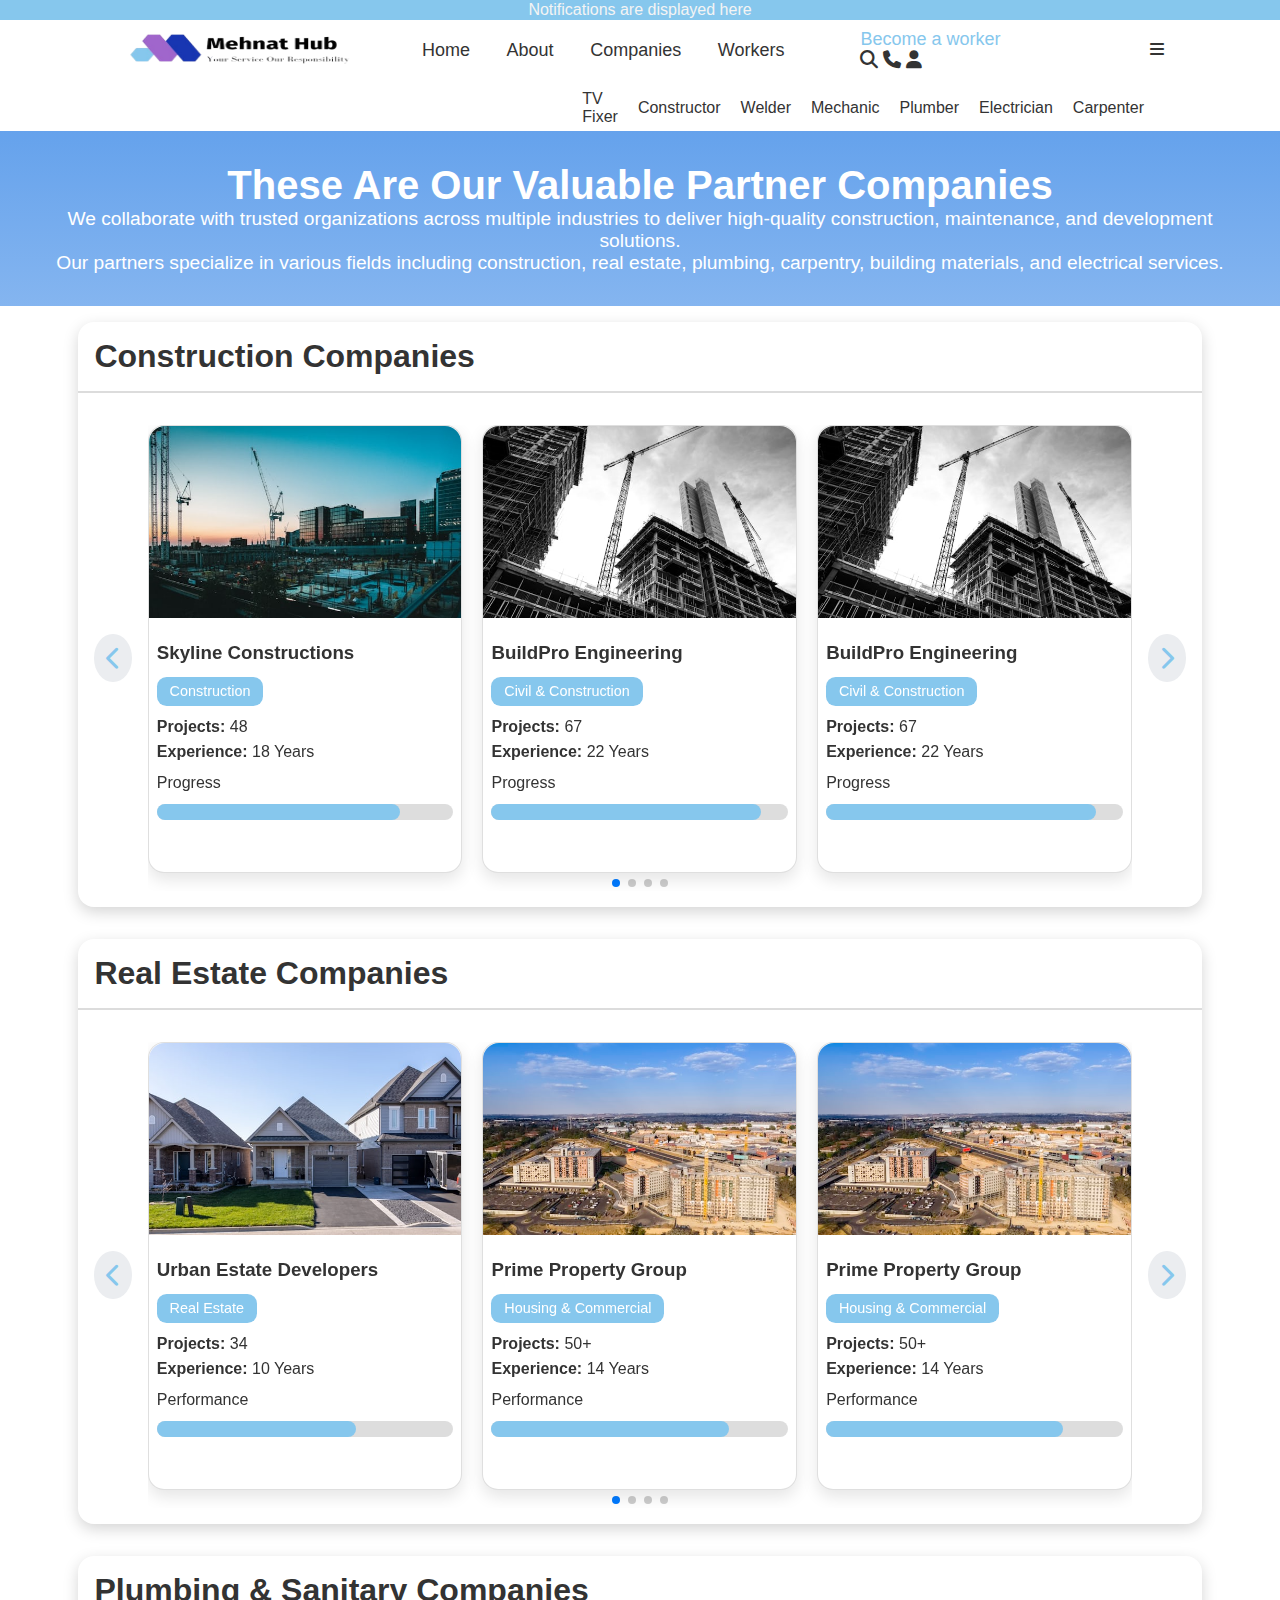
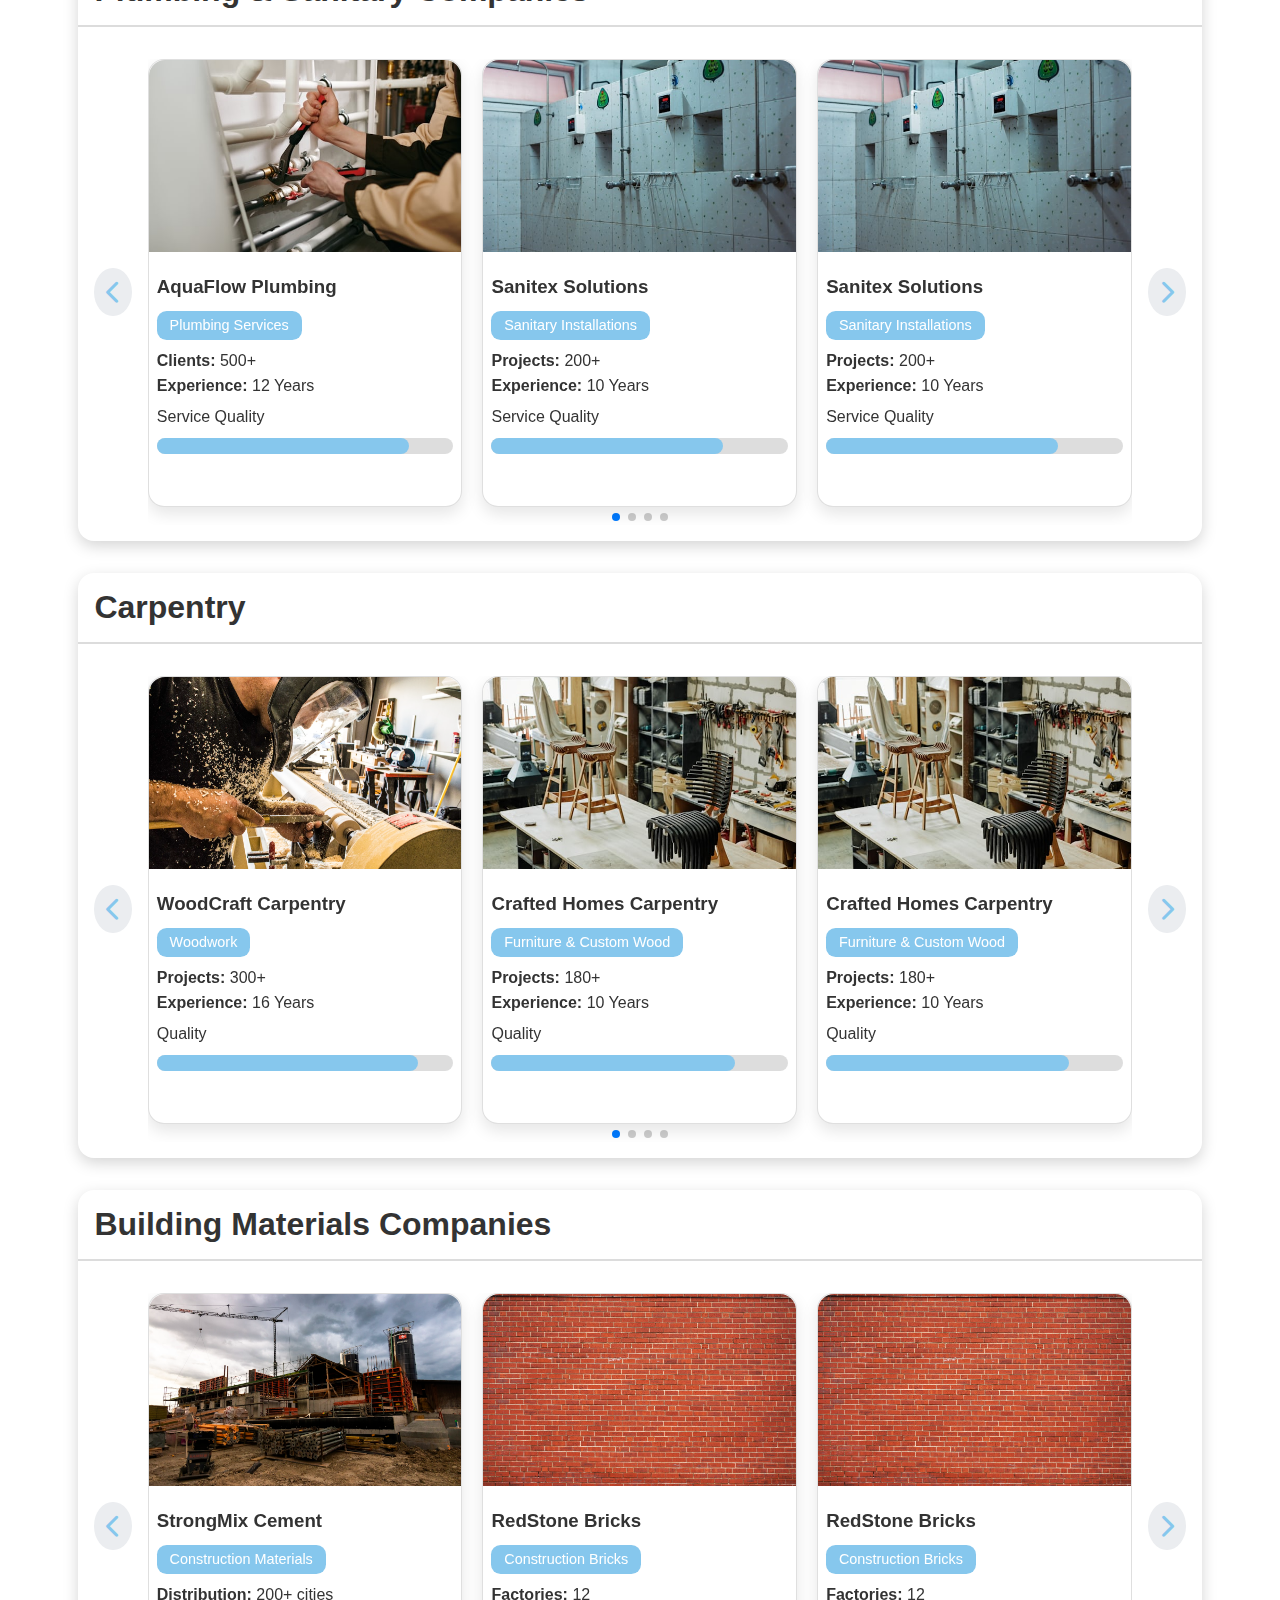
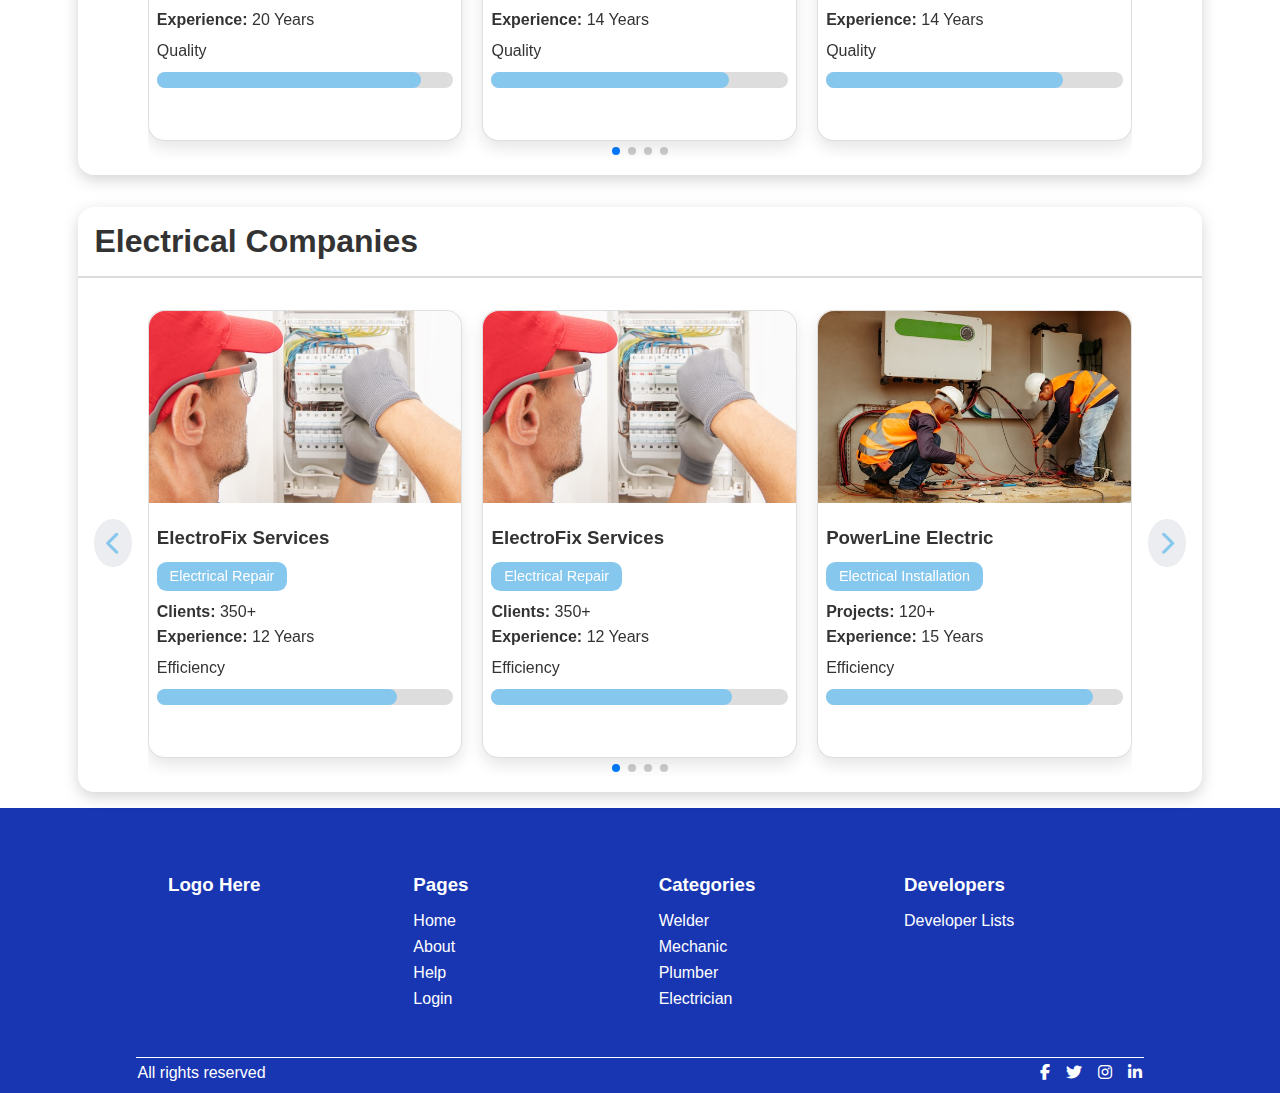
<file: pages/company.html>
<!DOCTYPE html>
<html lang="en">
  <head>
    <meta charset="UTF-8" />
    <meta name="viewport" content="width=device-width, initial-scale=1.0" />
    <title>Companies | MehnatHub</title>
    <link
      rel="stylesheet"
      href="https://cdnjs.cloudflare.com/ajax/libs/font-awesome/6.4.0/css/all.min.css"
    />
    <link
      rel="stylesheet"
      href="https://cdn.jsdelivr.net/npm/swiper/swiper-bundle.min.css"
    />
    <link rel="stylesheet" href="../styles/company.css" />
    <link rel="stylesheet" href="../styles/styles.css" />
  </head>

  <body>
    <div class="parent-div">
      <div class="flex-c-c notify-div">
        <p class="">Notifications are displayed here</p>
      </div>

      <div class="nav-div">
        <nav class="navbar">
          <div class="mh-logo">
            <img src="../assets/logo.png" alt="logo" class="logo" />
          </div>

          <div class="nav-links">
            <a href="./home.html" target="_blank">Home</a>
            <a href="./about.html" target="_blank">About</a>
            <a href="#">Companies</a>
            <a href="./worker.html" target="_blank">Workers</a>
          </div>

          <div class="nav-a-div">
            <a href="#" class="worker-a">Become a worker</a>
            <div class="icons-div">
              <i class="fa-solid fa-magnifying-glass"></i>
              <i class="fa-solid fa-phone"></i>
              <i class="fa-solid fa-user"></i>
            </div>
          </div>
          <div class="navbar-menu">
            <i class="fa-solid fa-bars"></i>
          </div>
        </nav>
        <div class="end-a-div">
          <div class="end-b-div">
            <a href="#">TV Fixer</a>
            <a href="#">Constructor</a>
            <a href="#">Welder</a>
            <a href="#">Mechanic</a>
            <a href="#">Plumber</a>
            <a href="#">Electrician</a>
            <a href="#">Carpenter</a>
          </div>
        </div>
      </div>
      <header class="header">
        <h1>These Are Our Valuable Partner Companies</h1>
        <p>
          We collaborate with trusted organizations across multiple industries
          to deliver high-quality construction, maintenance, and development
          solutions.
        </p>

        <p>
          Our partners specialize in various fields including construction, real
          estate, plumbing, carpentry, building materials, and electrical
          services.
        </p>
      </header>
      <main>
        <section class="category">
          <div class="category-div">
            <h2 class="category-title">Construction Companies</h2>
            <div class="company-container">
              <div class="swiper-button-construction-prev">
                <i class="fa-solid fa-chevron-left"></i>
              </div>
              <div class="construction-swipe swiper">
                <div class="swiper-wrapper">
                  <article class="company-card swiper-slide">
                    <img src="../assets/company/const-comp-1.png" />
                    <div class="company-info">
                      <h3>Skyline Constructions</h3>
                      <div class="domain">Construction</div>
                      <ul class="details">
                        <li><strong>Projects:</strong> 48</li>
                        <li><strong>Experience:</strong> 18 Years</li>
                      </ul>
                      <label>Progress</label>
                      <div class="progress-bar">
                        <div class="progress" style="width: 82%"></div>
                      </div>
                    </div>
                  </article>

                  <article class="company-card swiper-slide">
                    <img src="../assets/company/const-comp-2.png" />
                    <div class="company-info">
                      <h3>BuildPro Engineering</h3>
                      <div class="domain">Civil & Construction</div>
                      <ul class="details">
                        <li><strong>Projects:</strong> 67</li>
                        <li><strong>Experience:</strong> 22 Years</li>
                      </ul>
                      <label>Progress</label>
                      <div class="progress-bar">
                        <div class="progress" style="width: 91%"></div>
                      </div>
                    </div>
                  </article>
                  <article class="company-card swiper-slide">
                    <img src="../assets/company/const-comp-2.png" />
                    <div class="company-info">
                      <h3>BuildPro Engineering</h3>
                      <div class="domain">Civil & Construction</div>
                      <ul class="details">
                        <li><strong>Projects:</strong> 67</li>
                        <li><strong>Experience:</strong> 22 Years</li>
                      </ul>
                      <label>Progress</label>
                      <div class="progress-bar">
                        <div class="progress" style="width: 91%"></div>
                      </div>
                    </div>
                  </article>

                  <article class="company-card swiper-slide">
                    <img src="../assets/company/const-comp-3.png" />
                    <div class="company-info">
                      <h3>Urban Constructors</h3>
                      <div class="domain">Infrastructure</div>
                      <ul class="details">
                        <li><strong>Projects:</strong> 40</li>
                        <li><strong>Experience:</strong> 15 Years</li>
                      </ul>
                      <label>Progress</label>
                      <div class="progress-bar">
                        <div class="progress" style="width: 75%"></div>
                      </div>
                    </div>
                  </article>
                </div>
                <div class="swiper-pagination" style="position: static"></div>
              </div>
              <div class="swiper-button-construction-next">
                <i class="fa-solid fa-chevron-right"></i>
              </div>
            </div>
          </div>
        </section>

        <section class="category">
          <div class="category-div">
            <h2 class="category-title">Real Estate Companies</h2>
            <div class="company-container">
              <div class="swiper-button-real-prev">
                <i class="fa-solid fa-chevron-left"></i>
              </div>
              <div class="real-swipe swiper">
                <div class="swiper-wrapper">
                  <article class="company-card swiper-slide">
                    <img src="../assets/company/real-es-1.png" />
                    <div class="company-info">
                      <h3>Urban Estate Developers</h3>
                      <div class="domain">Real Estate</div>
                      <ul class="details">
                        <li><strong>Projects:</strong> 34</li>
                        <li><strong>Experience:</strong> 10 Years</li>
                      </ul>
                      <label>Performance</label>
                      <div class="progress-bar">
                        <div class="progress" style="width: 67%"></div>
                      </div>
                    </div>
                  </article>

                  <article class="company-card swiper-slide">
                    <img src="../assets/company/real-es-2.png" />
                    <div class="company-info">
                      <h3>Prime Property Group</h3>
                      <div class="domain">Housing & Commercial</div>
                      <ul class="details">
                        <li><strong>Projects:</strong> 50+</li>
                        <li><strong>Experience:</strong> 14 Years</li>
                      </ul>
                      <label>Performance</label>
                      <div class="progress-bar">
                        <div class="progress" style="width: 80%"></div>
                      </div>
                    </div>
                  </article>
                  <article class="company-card swiper-slide">
                    <img src="../assets/company/real-es-2.png" />
                    <div class="company-info">
                      <h3>Prime Property Group</h3>
                      <div class="domain">Housing & Commercial</div>
                      <ul class="details">
                        <li><strong>Projects:</strong> 50+</li>
                        <li><strong>Experience:</strong> 14 Years</li>
                      </ul>
                      <label>Performance</label>
                      <div class="progress-bar">
                        <div class="progress" style="width: 80%"></div>
                      </div>
                    </div>
                  </article>

                  <article class="company-card swiper-slide">
                    <img src="../assets/company/real-es-3.png" />
                    <div class="company-info">
                      <h3>MetroLand Developers</h3>
                      <div class="domain">Commercial Developments</div>
                      <ul class="details">
                        <li><strong>Projects:</strong> 28</li>
                        <li><strong>Experience:</strong> 9 Years</li>
                      </ul>
                      <label>Performance</label>
                      <div class="progress-bar">
                        <div class="progress" style="width: 72%"></div>
                      </div>
                    </div>
                  </article>
                </div>
                <div class="swiper-pagination" style="position: static"></div>
              </div>
              <div class="swiper-button-real-next">
                <i class="fa-solid fa-chevron-right"></i>
              </div>
            </div>
          </div>
        </section>

        <section class="category">
          <div class="category-div">
            <h2 class="category-title">Plumbing & Sanitary Companies</h2>
            <div class="company-container">
              <div class="swiper-button-plumb-prev">
                <i class="fa-solid fa-chevron-left"></i>
              </div>
              <div class="plumb-swipe swiper">
                <div class="swiper-wrapper">
                  <article class="company-card swiper-slide">
                    <img src="../assets/company/santary-1.png" />
                    <div class="company-info">
                      <h3>AquaFlow Plumbing</h3>
                      <div class="domain">Plumbing Services</div>
                      <ul class="details">
                        <li><strong>Clients:</strong> 500+</li>
                        <li><strong>Experience:</strong> 12 Years</li>
                      </ul>
                      <label>Service Quality</label>
                      <div class="progress-bar">
                        <div class="progress" style="width: 85%"></div>
                      </div>
                    </div>
                  </article>

                  <article class="company-card swiper-slide">
                    <img src="../assets/company/santary-2.png" />
                    <div class="company-info">
                      <h3>Sanitex Solutions</h3>
                      <div class="domain">Sanitary Installations</div>
                      <ul class="details">
                        <li><strong>Projects:</strong> 200+</li>
                        <li><strong>Experience:</strong> 10 Years</li>
                      </ul>
                      <label>Service Quality</label>
                      <div class="progress-bar">
                        <div class="progress" style="width: 78%"></div>
                      </div>
                    </div>
                  </article>
                  <article class="company-card swiper-slide">
                    <img src="../assets/company/santary-2.png" />
                    <div class="company-info">
                      <h3>Sanitex Solutions</h3>
                      <div class="domain">Sanitary Installations</div>
                      <ul class="details">
                        <li><strong>Projects:</strong> 200+</li>
                        <li><strong>Experience:</strong> 10 Years</li>
                      </ul>
                      <label>Service Quality</label>
                      <div class="progress-bar">
                        <div class="progress" style="width: 78%"></div>
                      </div>
                    </div>
                  </article>

                  <article class="company-card swiper-slide">
                    <img src="../assets/company/santary-3.png" />
                    <div class="company-info">
                      <h3>PipeMaster Engineering</h3>
                      <div class="domain">Pipe Fitting & Repair</div>
                      <ul class="details">
                        <li><strong>Projects:</strong> 120+</li>
                        <li><strong>Experience:</strong> 8 Years</li>
                      </ul>
                      <label>Service Quality</label>
                      <div class="progress-bar">
                        <div class="progress" style="width: 72%"></div>
                      </div>
                    </div>
                  </article>
                </div>
                <div class="swiper-pagination" style="position: static"></div>
              </div>
              <div class="swiper-button-plumb-next">
                <i class="fa-solid fa-chevron-right"></i>
              </div>
            </div>
          </div>
        </section>

        <section class="category">
          <div class="category-div">
            <h2 class="category-title">Carpentry</h2>
            <div class="company-container">
              <div class="swiper-button-carpent-prev">
                <i class="fa-solid fa-chevron-left"></i>
              </div>
              <div class="carpent-swipe swiper">
                <div class="swiper-wrapper">
                  <article class="company-card swiper-slide">
                    <img src="../assets/company/carpent-1.png" />
                    <div class="company-info">
                      <h3>WoodCraft Carpentry</h3>
                      <div class="domain">Woodwork</div>
                      <ul class="details">
                        <li><strong>Projects:</strong> 300+</li>
                        <li><strong>Experience:</strong> 16 Years</li>
                      </ul>
                      <label>Quality</label>
                      <div class="progress-bar">
                        <div class="progress" style="width: 88%"></div>
                      </div>
                    </div>
                  </article>

                  <article class="company-card swiper-slide">
                    <img src="../assets/company/carpent-2.png" />
                    <div class="company-info">
                      <h3>Crafted Homes Carpentry</h3>
                      <div class="domain">Furniture & Custom Wood</div>
                      <ul class="details">
                        <li><strong>Projects:</strong> 180+</li>
                        <li><strong>Experience:</strong> 10 Years</li>
                      </ul>
                      <label>Quality</label>
                      <div class="progress-bar">
                        <div class="progress" style="width: 82%"></div>
                      </div>
                    </div>
                  </article>
                  <article class="company-card swiper-slide">
                    <img src="../assets/company/carpent-2.png" />
                    <div class="company-info">
                      <h3>Crafted Homes Carpentry</h3>
                      <div class="domain">Furniture & Custom Wood</div>
                      <ul class="details">
                        <li><strong>Projects:</strong> 180+</li>
                        <li><strong>Experience:</strong> 10 Years</li>
                      </ul>
                      <label>Quality</label>
                      <div class="progress-bar">
                        <div class="progress" style="width: 82%"></div>
                      </div>
                    </div>
                  </article>

                  <article class="company-card swiper-slide">
                    <img src="../assets/company/carpent-3.png" />
                    <div class="company-info">
                      <h3>OakLine Creations</h3>
                      <div class="domain">Custom Carpentry</div>
                      <ul class="details">
                        <li><strong>Projects:</strong> 140+</li>
                        <li><strong>Experience:</strong> 9 Years</li>
                      </ul>
                      <label>Quality</label>
                      <div class="progress-bar">
                        <div class="progress" style="width: 76%"></div>
                      </div>
                    </div>
                  </article>
                </div>
                <div class="swiper-pagination" style="position: static"></div>
              </div>
              <div class="swiper-button-carpent-next">
                <i class="fa-solid fa-chevron-right"></i>
              </div>
            </div>
          </div>
        </section>

        <section class="category">
          <div class="category-div">
            <h2 class="category-title">Building Materials Companies</h2>
            <div class="company-container">
              <div class="swiper-button-building-prev">
                <i class="fa-solid fa-chevron-left"></i>
              </div>
              <div class="building-swipe swiper">
                <div class="swiper-wrapper">
                  <article class="company-card swiper-slide">
                    <img src="../assets/company/material-1.png" />
                    <div class="company-info">
                      <h3>StrongMix Cement</h3>
                      <div class="domain">Construction Materials</div>
                      <ul class="details">
                        <li><strong>Distribution:</strong> 200+ cities</li>
                        <li><strong>Experience:</strong> 20 Years</li>
                      </ul>
                      <label>Quality</label>
                      <div class="progress-bar">
                        <div class="progress" style="width: 89%"></div>
                      </div>
                    </div>
                  </article>

                  <article class="company-card swiper-slide">
                    <img src="../assets/company/material-2.png" />
                    <div class="company-info">
                      <h3>RedStone Bricks</h3>
                      <div class="domain">Construction Bricks</div>
                      <ul class="details">
                        <li><strong>Factories:</strong> 12</li>
                        <li><strong>Experience:</strong> 14 Years</li>
                      </ul>
                      <label>Quality</label>
                      <div class="progress-bar">
                        <div class="progress" style="width: 80%"></div>
                      </div>
                    </div>
                  </article>
                  <article class="company-card swiper-slide">
                    <img src="../assets/company/material-2.png" />
                    <div class="company-info">
                      <h3>RedStone Bricks</h3>
                      <div class="domain">Construction Bricks</div>
                      <ul class="details">
                        <li><strong>Factories:</strong> 12</li>
                        <li><strong>Experience:</strong> 14 Years</li>
                      </ul>
                      <label>Quality</label>
                      <div class="progress-bar">
                        <div class="progress" style="width: 80%"></div>
                      </div>
                    </div>
                  </article>

                  <article class="company-card swiper-slide">
                    <img src="../assets/company/material-3.png" />
                    <div class="company-info">
                      <h3>SteelMax Industries</h3>
                      <div class="domain">Steel Manufacturing</div>
                      <ul class="details">
                        <li><strong>Plants:</strong> 6</li>
                        <li><strong>Experience:</strong> 18 Years</li>
                      </ul>
                      <label>Quality</label>
                      <div class="progress-bar">
                        <div class="progress" style="width: 83%"></div>
                      </div>
                    </div>
                  </article>
                </div>
                <div class="swiper-pagination" style="position: static"></div>
              </div>
              <div class="swiper-button-building-next">
                <i class="fa-solid fa-chevron-right"></i>
              </div>
            </div>
          </div>
        </section>

        <section class="category">
          <div class="category-div">
            <h2 class="category-title">Electrical Companies</h2>
            <div class="company-container">
              <div class="swiper-button-electric-prev">
                <i class="fa-solid fa-chevron-left"></i>
              </div>
              <div class="electric-swipe swiper">
                <div class="swiper-wrapper">
                  <article class="company-card swiper-slide">
                    <img src="../assets/company/electric-repair.png" />
                    <div class="company-info">
                      <h3>ElectroFix Services</h3>
                      <div class="domain">Electrical Repair</div>
                      <ul class="details">
                        <li><strong>Clients:</strong> 350+</li>
                        <li><strong>Experience:</strong> 12 Years</li>
                      </ul>
                      <label>Efficiency</label>
                      <div class="progress-bar">
                        <div class="progress" style="width: 81%"></div>
                      </div>
                    </div>
                  </article>
                  <article class="company-card swiper-slide">
                    <img src="../assets/company/electric-repair.png" />
                    <div class="company-info">
                      <h3>ElectroFix Services</h3>
                      <div class="domain">Electrical Repair</div>
                      <ul class="details">
                        <li><strong>Clients:</strong> 350+</li>
                        <li><strong>Experience:</strong> 12 Years</li>
                      </ul>
                      <label>Efficiency</label>
                      <div class="progress-bar">
                        <div class="progress" style="width: 81%"></div>
                      </div>
                    </div>
                  </article>
                  <article class="company-card swiper-slide">
                    <img src="../assets/company/system-install.png" />
                    <div class="company-info">
                      <h3>PowerLine Electric</h3>
                      <div class="domain">Electrical Installation</div>
                      <ul class="details">
                        <li><strong>Projects:</strong> 120+</li>
                        <li><strong>Experience:</strong> 15 Years</li>
                      </ul>
                      <label>Efficiency</label>
                      <div class="progress-bar">
                        <div class="progress" style="width: 90%"></div>
                      </div>
                    </div>
                  </article>

                  <article class="company-card swiper-slide">
                    <img src="../assets/company/elec-system.png" />
                    <div class="company-info">
                      <h3>VoltTech Engineering</h3>
                      <div class="domain">Electrical Systems</div>
                      <ul class="details">
                        <li><strong>Projects:</strong> 95+</li>
                        <li><strong>Experience:</strong> 10 Years</li>
                      </ul>
                      <label>Efficiency</label>
                      <div class="progress-bar">
                        <div class="progress" style="width: 77%"></div>
                      </div>
                    </div>
                  </article>
                </div>
                <div class="swiper-pagination" style="position: static"></div>
              </div>
              <div class="swiper-button-electric-next">
                <i class="fa-solid fa-chevron-right"></i>
              </div>
            </div>
          </div>
        </section>
      </main>

      <div class="footer-div">
        <div class="footer-div-1">
          <div class="footer-card">
            <h3>Logo Here</h3>
          </div>
          <div class="footer-card">
            <h3>Pages</h3>
            <div class="a-child">
              <a href="">Home</a>
              <a href="">About</a>
              <a href="">Help</a>
              <a href="">Login</a>
            </div>
          </div>
          <div class="footer-card">
            <h3>Categories</h3>
            <div class="a-child">
              <a href="">Welder</a>
              <a href="">Mechanic</a>
              <a href="">Plumber</a>
              <a href="">Electrician</a>
            </div>
          </div>
          <div class="footer-card">
            <h3>Developers</h3>
            <div class="a-child">
              <a href="">Developer Lists</a>
            </div>
          </div>
        </div>
        <div class="footer-div-2">
          <p>All rights reserved</p>
          <div class="social-icons">
            <i class="fa-brands fa-facebook-f"></i>
            <i class="fa-brands fa-twitter"></i>
            <i class="fa-brands fa-instagram"></i>
            <i class="fa-brands fa-linkedin-in"></i>
          </div>
        </div>
      </div>
    </div>

    <script src="https://cdn.jsdelivr.net/npm/swiper/swiper-bundle.min.js"></script>
    <script>
      const swiper = new Swiper(".company-swipe", {
        slidesPerView: 1,
        spaceBetween: 20,
        loop: true,
        autoplay: {
          delay: 3000,
        },
        pagination: {
          el: ".swiper-pagination",
          clickable: true,
        },
        navigation: {
          nextEl: ".swiper-button-next",
          prevEl: ".swiper-button-prev",
        },

        // Responsive breakpoints
        breakpoints: {
          640: { slidesPerView: 1 },
          768: { slidesPerView: 2 },
          1024: { slidesPerView: 3 },
        },
      });
      const constSwiper = new Swiper(".construction-swipe", {
        slidesPerView: 1,
        spaceBetween: 20,
        loop: true,
        autoplay: {
          delay: 3000,
        },
        pagination: {
          el: ".swiper-pagination",
          clickable: true,
        },
        navigation: {
          nextEl: ".swiper-button-construction-next",
          prevEl: ".swiper-button-construction-prev",
        },

        // Responsive breakpoints
        breakpoints: {
          640: { slidesPerView: 1 },
          768: { slidesPerView: 2 },
          1024: { slidesPerView: 3 },
        },
      });
      const realSwiper = new Swiper(".real-swipe", {
        slidesPerView: 1,
        spaceBetween: 20,
        loop: true,
        autoplay: {
          delay: 3000,
        },
        pagination: {
          el: ".swiper-pagination",
          clickable: true,
        },
        navigation: {
          nextEl: ".swiper-button-real-next",
          prevEl: ".swiper-button-real-prev",
        },

        // Responsive breakpoints
        breakpoints: {
          640: { slidesPerView: 1 },
          768: { slidesPerView: 2 },
          1024: { slidesPerView: 3 },
        },
      });
      const plumbSwiper = new Swiper(".plumb-swipe", {
        slidesPerView: 1,
        spaceBetween: 20,
        loop: true,
        autoplay: {
          delay: 3000,
        },
        pagination: {
          el: ".swiper-pagination",
          clickable: true,
        },
        navigation: {
          nextEl: ".swiper-button-plumb-next",
          prevEl: ".swiper-button-plumb-prev",
        },

        // Responsive breakpoints
        breakpoints: {
          640: { slidesPerView: 1 },
          768: { slidesPerView: 2 },
          1024: { slidesPerView: 3 },
        },
      });
      const carpentSwiper = new Swiper(".carpent-swipe", {
        slidesPerView: 1,
        spaceBetween: 20,
        loop: true,
        autoplay: {
          delay: 3000,
        },
        pagination: {
          el: ".swiper-pagination",
          clickable: true,
        },
        navigation: {
          nextEl: ".swiper-button-carpent-next",
          prevEl: ".swiper-button-carpent-prev",
        },

        // Responsive breakpoints
        breakpoints: {
          640: { slidesPerView: 1 },
          768: { slidesPerView: 2 },
          1024: { slidesPerView: 3 },
        },
      });
      const electricSwiper = new Swiper(".electric-swipe", {
        slidesPerView: 1,
        spaceBetween: 20,
        loop: true,
        autoplay: {
          delay: 3000,
        },
        pagination: {
          el: ".swiper-pagination",
          clickable: true,
        },
        navigation: {
          nextEl: ".swiper-button-electric-next",
          prevEl: ".swiper-button-electric-prev",
        },

        // Responsive breakpoints
        breakpoints: {
          640: { slidesPerView: 1 },
          768: { slidesPerView: 2 },
          1024: { slidesPerView: 3 },
        },
      });
      const buildingSwiper = new Swiper(".building-swipe", {
        slidesPerView: 1,
        spaceBetween: 20,
        loop: true,
        autoplay: {
          delay: 3000,
        },
        pagination: {
          el: ".swiper-pagination",
          clickable: true,
        },
        navigation: {
          nextEl: ".swiper-button-building-next",
          prevEl: ".swiper-button-building-prev",
        },

        // Responsive breakpoints
        breakpoints: {
          640: { slidesPerView: 1 },
          768: { slidesPerView: 2 },
          1024: { slidesPerView: 3 },
        },
      });
    </script>
  </body>
</html>
</file>
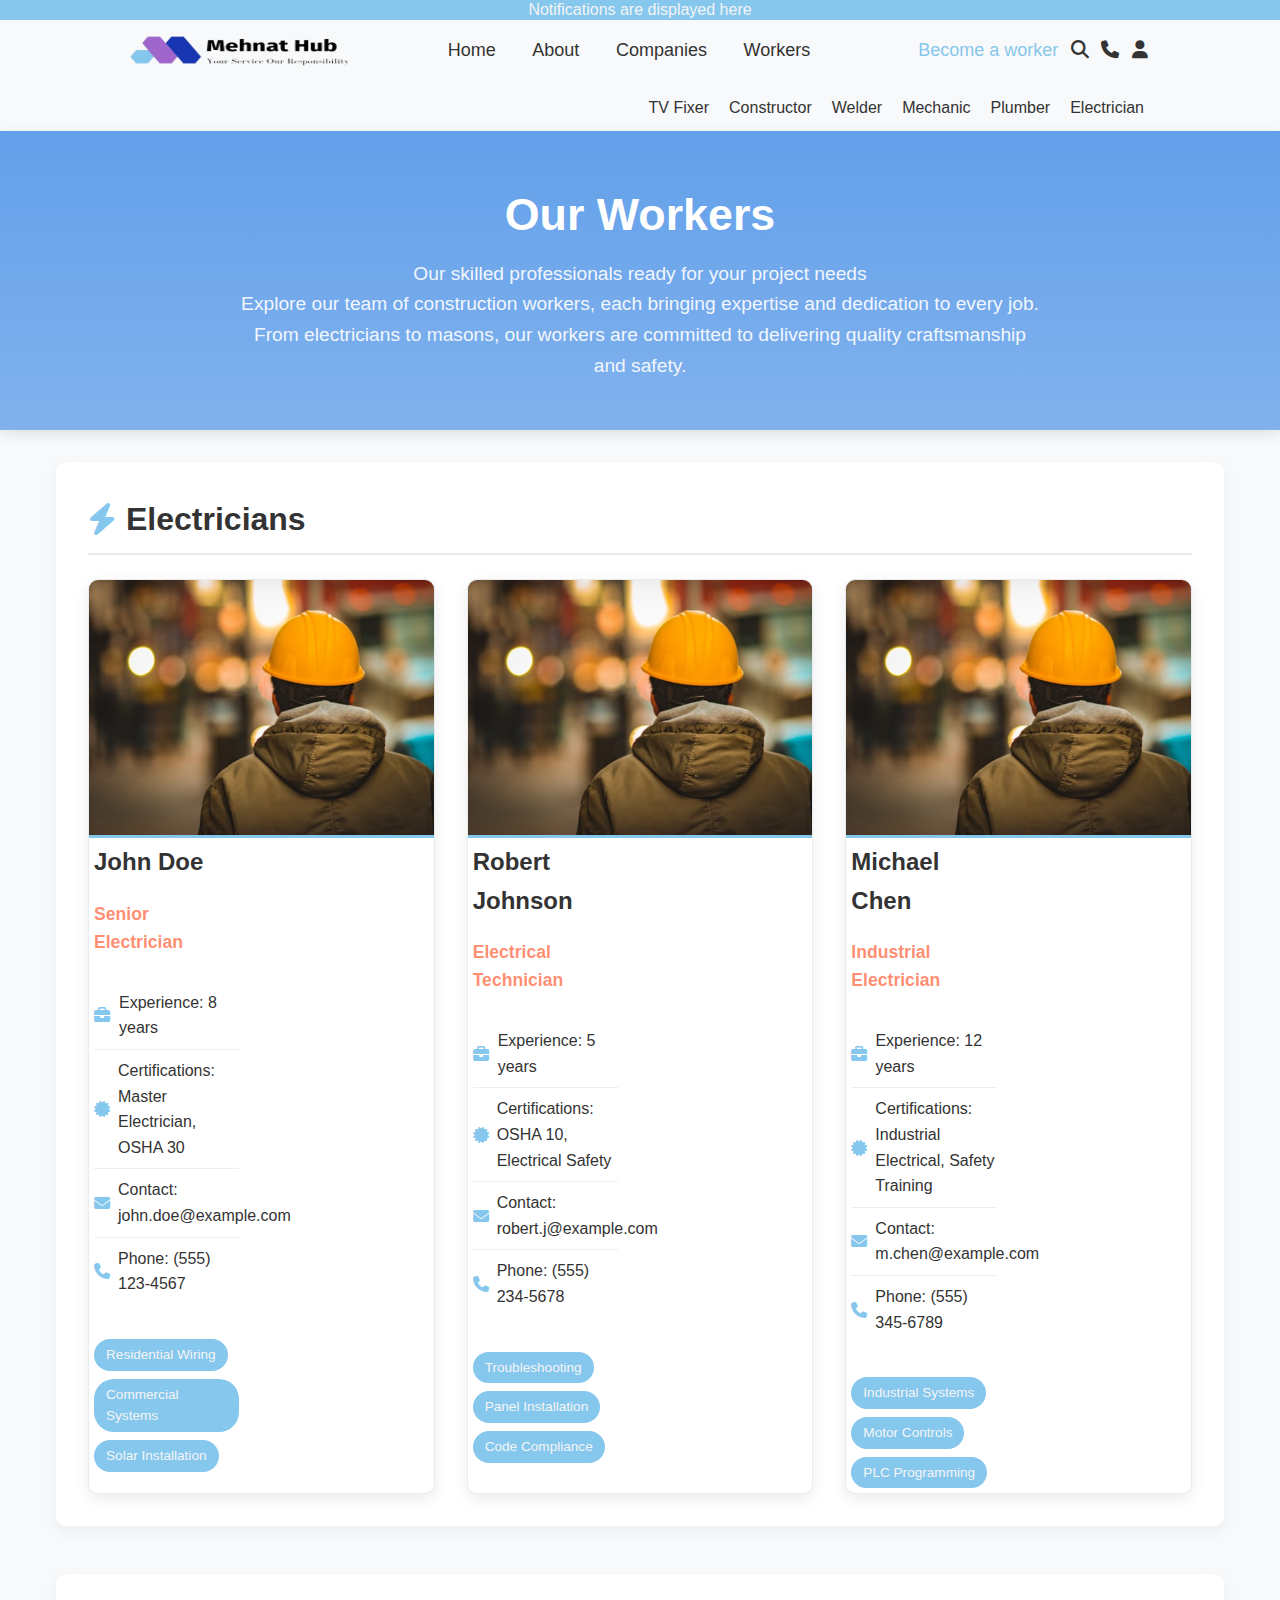
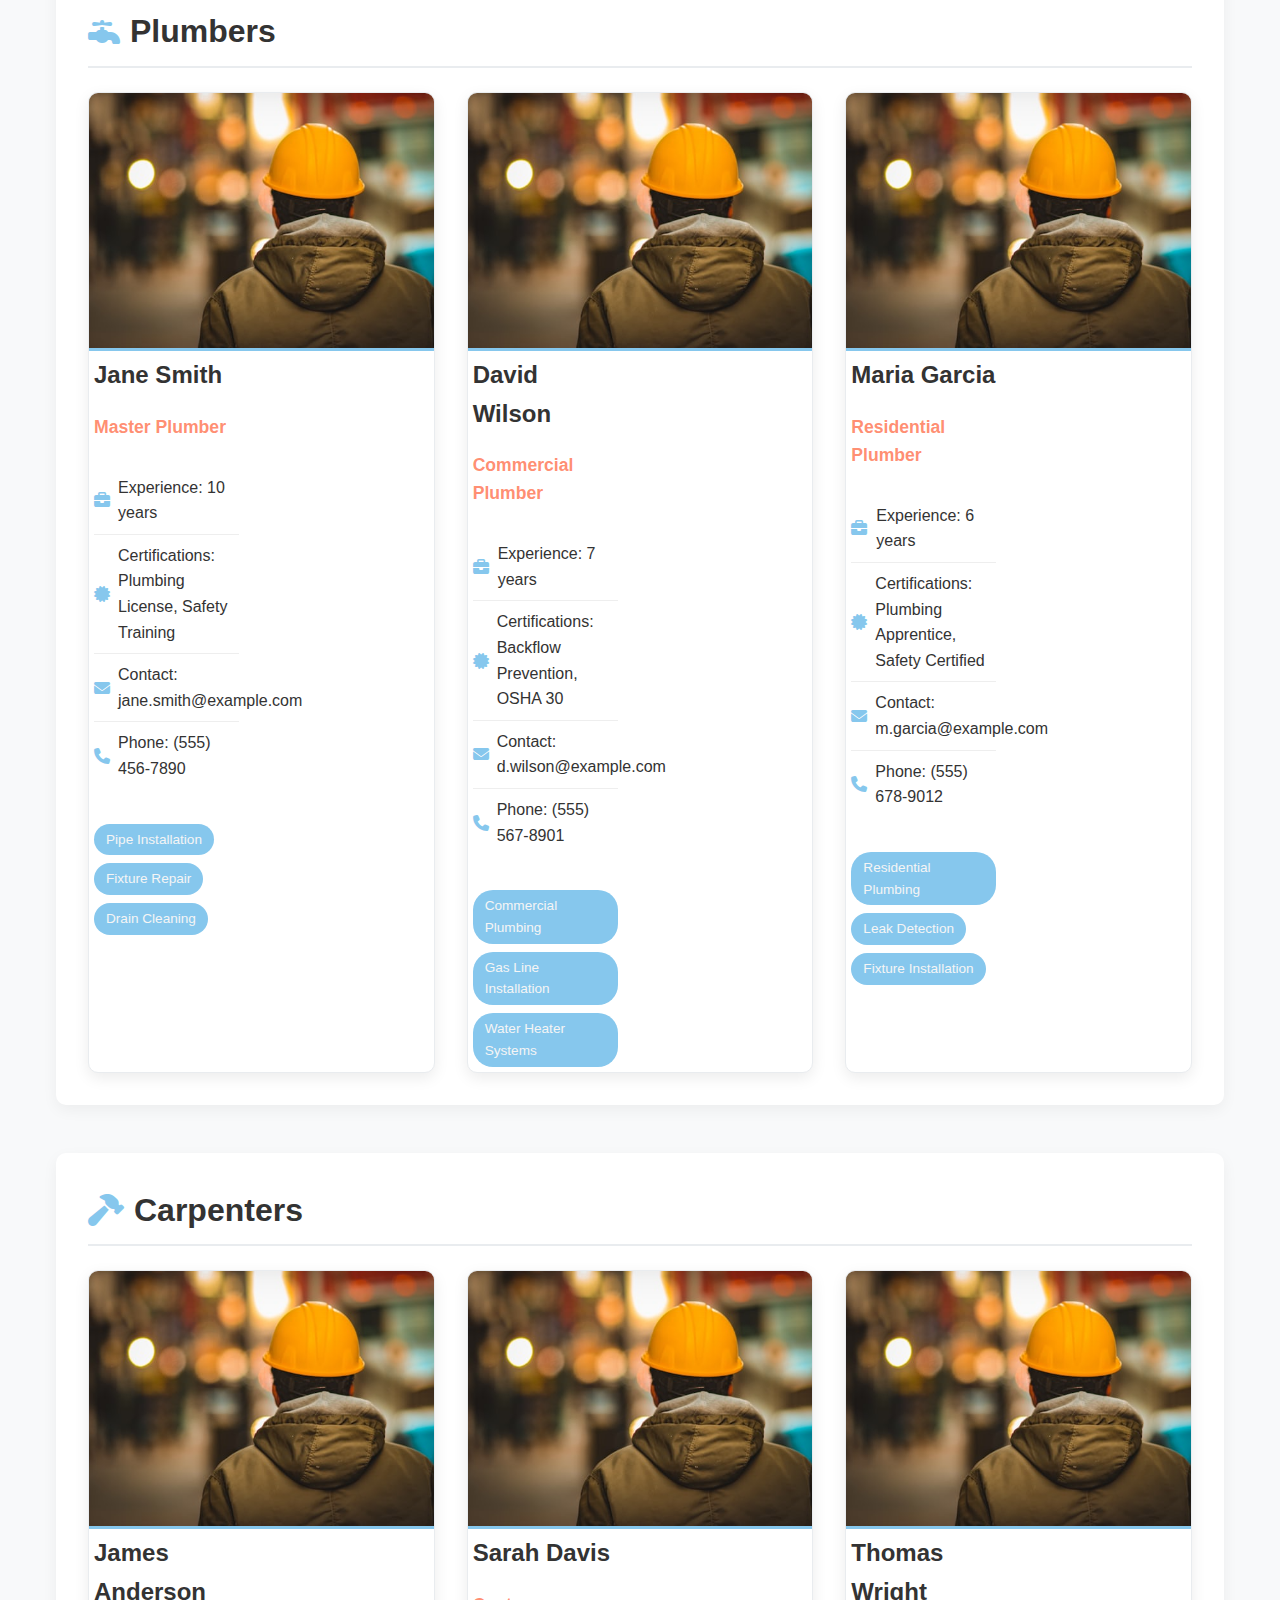
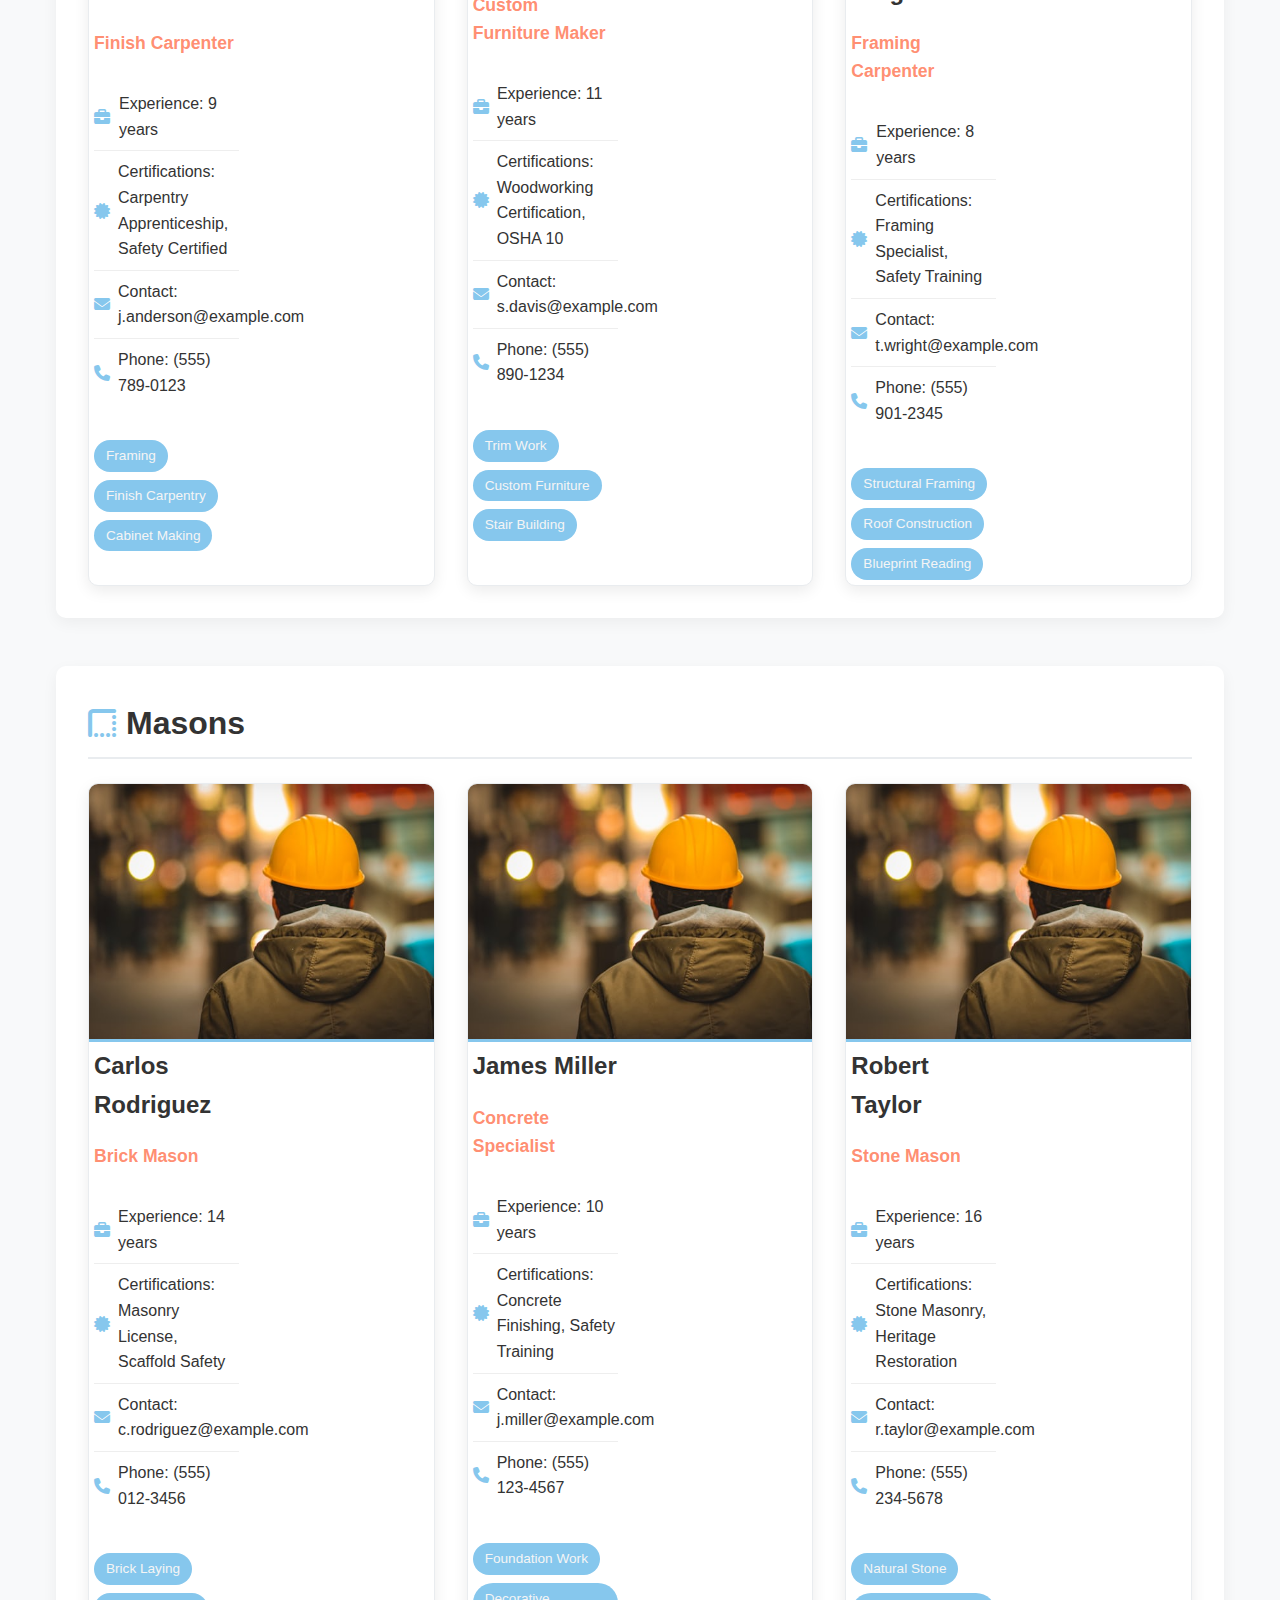
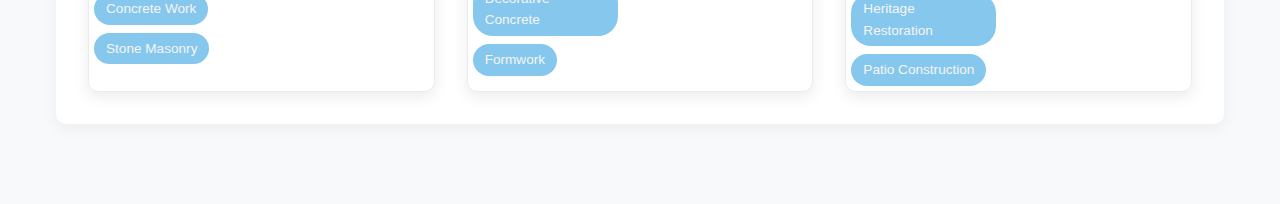
<file: pages/worker.html>
<!DOCTYPE html>
<html lang="en">
  <head>
    <meta charset="UTF-8" />
    <meta name="viewport" content="width=device-width, initial-scale=1.0" />
    <title>Workers</title>
    <link
      rel="stylesheet"
      href="https://cdnjs.cloudflare.com/ajax/libs/font-awesome/6.4.0/css/all.min.css"
    />
    <link rel="stylesheet" href="../styles/worker.css" />
    <link rel="stylesheet" href="../styles/styles.css" />
  </head>
  <body>
    <div>
      <div class="flex-c-c notify-div">
        <p class="">Notifications are displayed here</p>
      </div>

      <div class="nav-div">
        <nav class="navbar">
          <img src="../assets/logo.png" alt="logo" class="logo" />

          <div class="nav-links">
            <a href="./home.html" target="_blank">Home</a>
            <a href="./about.html" target="_blank">About</a>
            <a href="./company.html" target="_blank">Companies</a>
            <a href="./worker.html" target="_blank">Workers</a>
          </div>

          <div class="width-300 flex-c-a nav-a-div">
            <a href="#" class="worker-a">Become a worker</a>

            <!-- FREE ICONS -->
            <i class="fa-solid fa-magnifying-glass"></i>
            <i class="fa-solid fa-phone"></i>
            <i class="fa-solid fa-user"></i>
          </div>
        </nav>
        <div class="end-a-div">
          <div class="end-b-div">
            <a href="#">TV Fixer</a>
            <a href="#">Constructor</a>
            <a href="#">Welder</a>
            <a href="#">Mechanic</a>
            <a href="#">Plumber</a>
            <a href="#">Electrician</a>
          </div>
        </div>
      </div>
    </div>
    <div class="header">
      <h1>Our Workers</h1>
      <p>Our skilled professionals ready for your project needs</p>
      <p>
        Explore our team of construction workers, each bringing expertise and
        dedication to every job.
      </p>
      <p>
        From electricians to masons, our workers are committed to delivering
        quality craftsmanship and safety.
      </p>
    </div>

    <div class="container">
      <!-- Electricians Section -->
      <section class="category-section">
        <h2 class="category-title"><i class="fas fa-bolt"></i> Electricians</h2>
        <div class="worker-grid">
          <div class="worker-card">
            <img
              src="../assets/workers-img.png"
              alt="Electrician"
              class="worker-photo"
            />
            <div class="worker-info">
              <h3 class="worker-name">John Doe</h3>
              <p class="worker-role">Senior Electrician</p>
              <ul class="worker-details">
                <li><i class="fas fa-briefcase"></i> Experience: 8 years</li>
                <li>
                  <i class="fas fa-certificate"></i> Certifications: Master
                  Electrician, OSHA 30
                </li>
                <li>
                  <i class="fas fa-envelope"></i> Contact: john.doe@example.com
                </li>
                <li><i class="fas fa-phone"></i> Phone: (555) 123-4567</li>
              </ul>
              <div class="worker-skills">
                <span class="skill-tag">Residential Wiring</span>
                <span class="skill-tag">Commercial Systems</span>
                <span class="skill-tag">Solar Installation</span>
              </div>
            </div>
          </div>

          <div class="worker-card">
            <img
              src="../assets/workers-img.png"
              alt="Electrician"
              class="worker-photo"
            />
            <div class="worker-info">
              <h3 class="worker-name">Robert Johnson</h3>
              <p class="worker-role">Electrical Technician</p>
              <ul class="worker-details">
                <li><i class="fas fa-briefcase"></i> Experience: 5 years</li>
                <li>
                  <i class="fas fa-certificate"></i> Certifications: OSHA 10,
                  Electrical Safety
                </li>
                <li>
                  <i class="fas fa-envelope"></i> Contact: robert.j@example.com
                </li>
                <li><i class="fas fa-phone"></i> Phone: (555) 234-5678</li>
              </ul>
              <div class="worker-skills">
                <span class="skill-tag">Troubleshooting</span>
                <span class="skill-tag">Panel Installation</span>
                <span class="skill-tag">Code Compliance</span>
              </div>
            </div>
          </div>

          <div class="worker-card">
            <img
              src="../assets/workers-img.png"
              alt="Electrician"
              class="worker-photo"
            />
            <div class="worker-info">
              <h3 class="worker-name">Michael Chen</h3>
              <p class="worker-role">Industrial Electrician</p>
              <ul class="worker-details">
                <li><i class="fas fa-briefcase"></i> Experience: 12 years</li>
                <li>
                  <i class="fas fa-certificate"></i> Certifications: Industrial
                  Electrical, Safety Training
                </li>
                <li>
                  <i class="fas fa-envelope"></i> Contact: m.chen@example.com
                </li>
                <li><i class="fas fa-phone"></i> Phone: (555) 345-6789</li>
              </ul>
              <div class="worker-skills">
                <span class="skill-tag">Industrial Systems</span>
                <span class="skill-tag">Motor Controls</span>
                <span class="skill-tag">PLC Programming</span>
              </div>
            </div>
          </div>
        </div>
      </section>

      <!-- Plumbers Section -->
      <section class="category-section">
        <h2 class="category-title"><i class="fas fa-faucet"></i> Plumbers</h2>
        <div class="worker-grid">
          <div class="worker-card">
            <img
              src="../assets/workers-img.png"
              alt="Plumber"
              class="worker-photo"
            />
            <div class="worker-info">
              <h3 class="worker-name">Jane Smith</h3>
              <p class="worker-role">Master Plumber</p>
              <ul class="worker-details">
                <li><i class="fas fa-briefcase"></i> Experience: 10 years</li>
                <li>
                  <i class="fas fa-certificate"></i> Certifications: Plumbing
                  License, Safety Training
                </li>
                <li>
                  <i class="fas fa-envelope"></i> Contact:
                  jane.smith@example.com
                </li>
                <li><i class="fas fa-phone"></i> Phone: (555) 456-7890</li>
              </ul>
              <div class="worker-skills">
                <span class="skill-tag">Pipe Installation</span>
                <span class="skill-tag">Fixture Repair</span>
                <span class="skill-tag">Drain Cleaning</span>
              </div>
            </div>
          </div>

          <div class="worker-card">
            <img
              src="../assets/workers-img.png"
              alt="Plumber"
              class="worker-photo"
            />
            <div class="worker-info">
              <h3 class="worker-name">David Wilson</h3>
              <p class="worker-role">Commercial Plumber</p>
              <ul class="worker-details">
                <li><i class="fas fa-briefcase"></i> Experience: 7 years</li>
                <li>
                  <i class="fas fa-certificate"></i> Certifications: Backflow
                  Prevention, OSHA 30
                </li>
                <li>
                  <i class="fas fa-envelope"></i> Contact: d.wilson@example.com
                </li>
                <li><i class="fas fa-phone"></i> Phone: (555) 567-8901</li>
              </ul>
              <div class="worker-skills">
                <span class="skill-tag">Commercial Plumbing</span>
                <span class="skill-tag">Gas Line Installation</span>
                <span class="skill-tag">Water Heater Systems</span>
              </div>
            </div>
          </div>

          <div class="worker-card">
            <img
              src="../assets/workers-img.png"
              alt="Plumber"
              class="worker-photo"
            />
            <div class="worker-info">
              <h3 class="worker-name">Maria Garcia</h3>
              <p class="worker-role">Residential Plumber</p>
              <ul class="worker-details">
                <li><i class="fas fa-briefcase"></i> Experience: 6 years</li>
                <li>
                  <i class="fas fa-certificate"></i> Certifications: Plumbing
                  Apprentice, Safety Certified
                </li>
                <li>
                  <i class="fas fa-envelope"></i> Contact: m.garcia@example.com
                </li>
                <li><i class="fas fa-phone"></i> Phone: (555) 678-9012</li>
              </ul>
              <div class="worker-skills">
                <span class="skill-tag">Residential Plumbing</span>
                <span class="skill-tag">Leak Detection</span>
                <span class="skill-tag">Fixture Installation</span>
              </div>
            </div>
          </div>
        </div>
      </section>

      <!-- Carpenters Section -->
      <section class="category-section">
        <h2 class="category-title"><i class="fas fa-hammer"></i> Carpenters</h2>
        <div class="worker-grid">
          <div class="worker-card">
            <img
              src="../assets/workers-img.png"
              alt="Carpenter"
              class="worker-photo"
            />
            <div class="worker-info">
              <h3 class="worker-name">James Anderson</h3>
              <p class="worker-role">Finish Carpenter</p>
              <ul class="worker-details">
                <li><i class="fas fa-briefcase"></i> Experience: 9 years</li>
                <li>
                  <i class="fas fa-certificate"></i> Certifications: Carpentry
                  Apprenticeship, Safety Certified
                </li>
                <li>
                  <i class="fas fa-envelope"></i> Contact:
                  j.anderson@example.com
                </li>
                <li><i class="fas fa-phone"></i> Phone: (555) 789-0123</li>
              </ul>
              <div class="worker-skills">
                <span class="skill-tag">Framing</span>
                <span class="skill-tag">Finish Carpentry</span>
                <span class="skill-tag">Cabinet Making</span>
              </div>
            </div>
          </div>

          <div class="worker-card">
            <img
              src="../assets/workers-img.png"
              alt="Carpenter"
              class="worker-photo"
            />
            <div class="worker-info">
              <h3 class="worker-name">Sarah Davis</h3>
              <p class="worker-role">Custom Furniture Maker</p>
              <ul class="worker-details">
                <li><i class="fas fa-briefcase"></i> Experience: 11 years</li>
                <li>
                  <i class="fas fa-certificate"></i> Certifications: Woodworking
                  Certification, OSHA 10
                </li>
                <li>
                  <i class="fas fa-envelope"></i> Contact: s.davis@example.com
                </li>
                <li><i class="fas fa-phone"></i> Phone: (555) 890-1234</li>
              </ul>
              <div class="worker-skills">
                <span class="skill-tag">Trim Work</span>
                <span class="skill-tag">Custom Furniture</span>
                <span class="skill-tag">Stair Building</span>
              </div>
            </div>
          </div>

          <div class="worker-card">
            <img
              src="../assets/workers-img.png"
              alt="Carpenter"
              class="worker-photo"
            />
            <div class="worker-info">
              <h3 class="worker-name">Thomas Wright</h3>
              <p class="worker-role">Framing Carpenter</p>
              <ul class="worker-details">
                <li><i class="fas fa-briefcase"></i> Experience: 8 years</li>
                <li>
                  <i class="fas fa-certificate"></i> Certifications: Framing
                  Specialist, Safety Training
                </li>
                <li>
                  <i class="fas fa-envelope"></i> Contact: t.wright@example.com
                </li>
                <li><i class="fas fa-phone"></i> Phone: (555) 901-2345</li>
              </ul>
              <div class="worker-skills">
                <span class="skill-tag">Structural Framing</span>
                <span class="skill-tag">Roof Construction</span>
                <span class="skill-tag">Blueprint Reading</span>
              </div>
            </div>
          </div>
        </div>
      </section>

      <!-- Masons Section -->
      <section class="category-section">
        <h2 class="category-title">
          <i class="fas fa-border-style"></i> Masons
        </h2>
        <div class="worker-grid">
          <div class="worker-card">
            <img
              src="../assets/workers-img.png"
              alt="Mason"
              class="worker-photo"
            />
            <div class="worker-info">
              <h3 class="worker-name">Carlos Rodriguez</h3>
              <p class="worker-role">Brick Mason</p>
              <ul class="worker-details">
                <li><i class="fas fa-briefcase"></i> Experience: 14 years</li>
                <li>
                  <i class="fas fa-certificate"></i> Certifications: Masonry
                  License, Scaffold Safety
                </li>
                <li>
                  <i class="fas fa-envelope"></i> Contact:
                  c.rodriguez@example.com
                </li>
                <li><i class="fas fa-phone"></i> Phone: (555) 012-3456</li>
              </ul>
              <div class="worker-skills">
                <span class="skill-tag">Brick Laying</span>
                <span class="skill-tag">Concrete Work</span>
                <span class="skill-tag">Stone Masonry</span>
              </div>
            </div>
          </div>

          <div class="worker-card">
            <img
              src="../assets/workers-img.png"
              alt="Mason"
              class="worker-photo"
            />
            <div class="worker-info">
              <h3 class="worker-name">James Miller</h3>
              <p class="worker-role">Concrete Specialist</p>
              <ul class="worker-details">
                <li><i class="fas fa-briefcase"></i> Experience: 10 years</li>
                <li>
                  <i class="fas fa-certificate"></i> Certifications: Concrete
                  Finishing, Safety Training
                </li>
                <li>
                  <i class="fas fa-envelope"></i> Contact: j.miller@example.com
                </li>
                <li><i class="fas fa-phone"></i> Phone: (555) 123-4567</li>
              </ul>
              <div class="worker-skills">
                <span class="skill-tag">Foundation Work</span>
                <span class="skill-tag">Decorative Concrete</span>
                <span class="skill-tag">Formwork</span>
              </div>
            </div>
          </div>

          <div class="worker-card">
            <img
              src="../assets/workers-img.png"
              alt="Mason"
              class="worker-photo"
            />
            <div class="worker-info">
              <h3 class="worker-name">Robert Taylor</h3>
              <p class="worker-role">Stone Mason</p>
              <ul class="worker-details">
                <li><i class="fas fa-briefcase"></i> Experience: 16 years</li>
                <li>
                  <i class="fas fa-certificate"></i> Certifications: Stone
                  Masonry, Heritage Restoration
                </li>
                <li>
                  <i class="fas fa-envelope"></i> Contact: r.taylor@example.com
                </li>
                <li><i class="fas fa-phone"></i> Phone: (555) 234-5678</li>
              </ul>
              <div class="worker-skills">
                <span class="skill-tag">Natural Stone</span>
                <span class="skill-tag">Heritage Restoration</span>
                <span class="skill-tag">Patio Construction</span>
              </div>
            </div>
          </div>
        </div>
      </section>
    </div>
  </body>
</html>
</file>
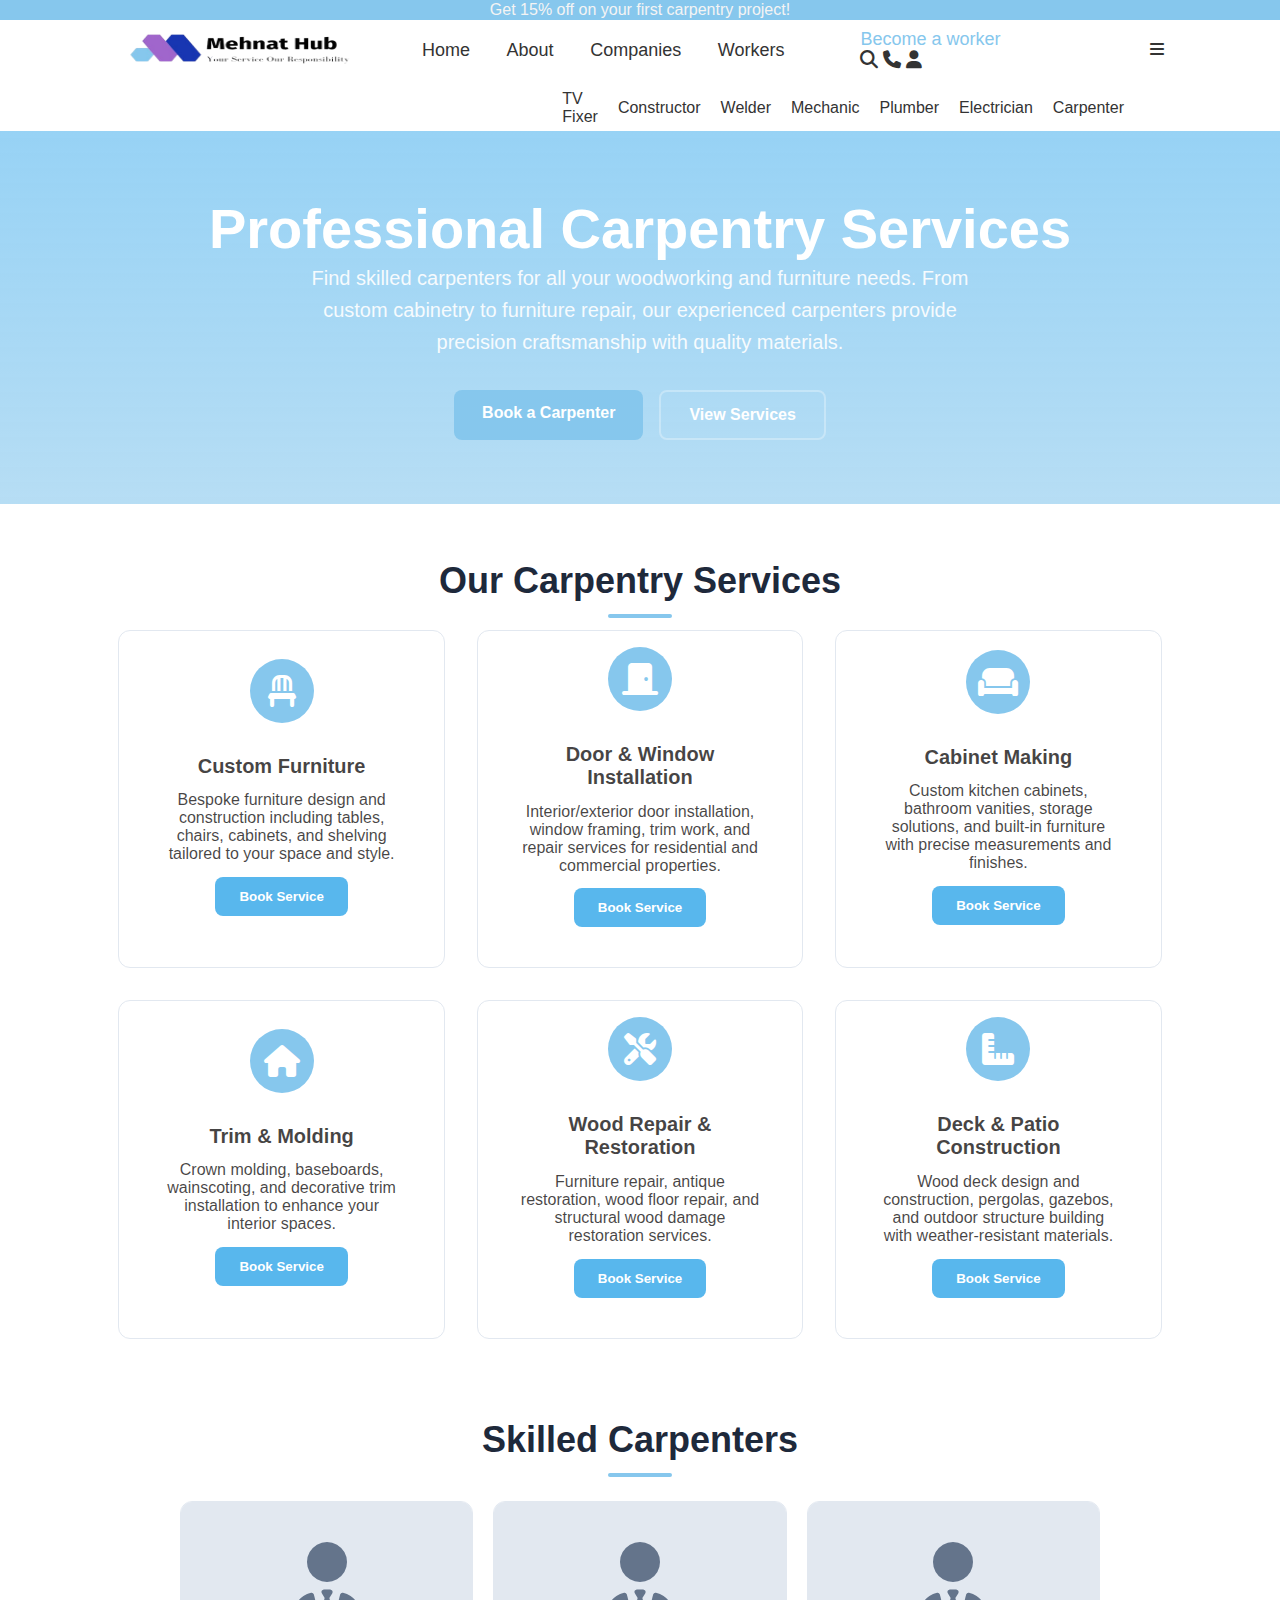
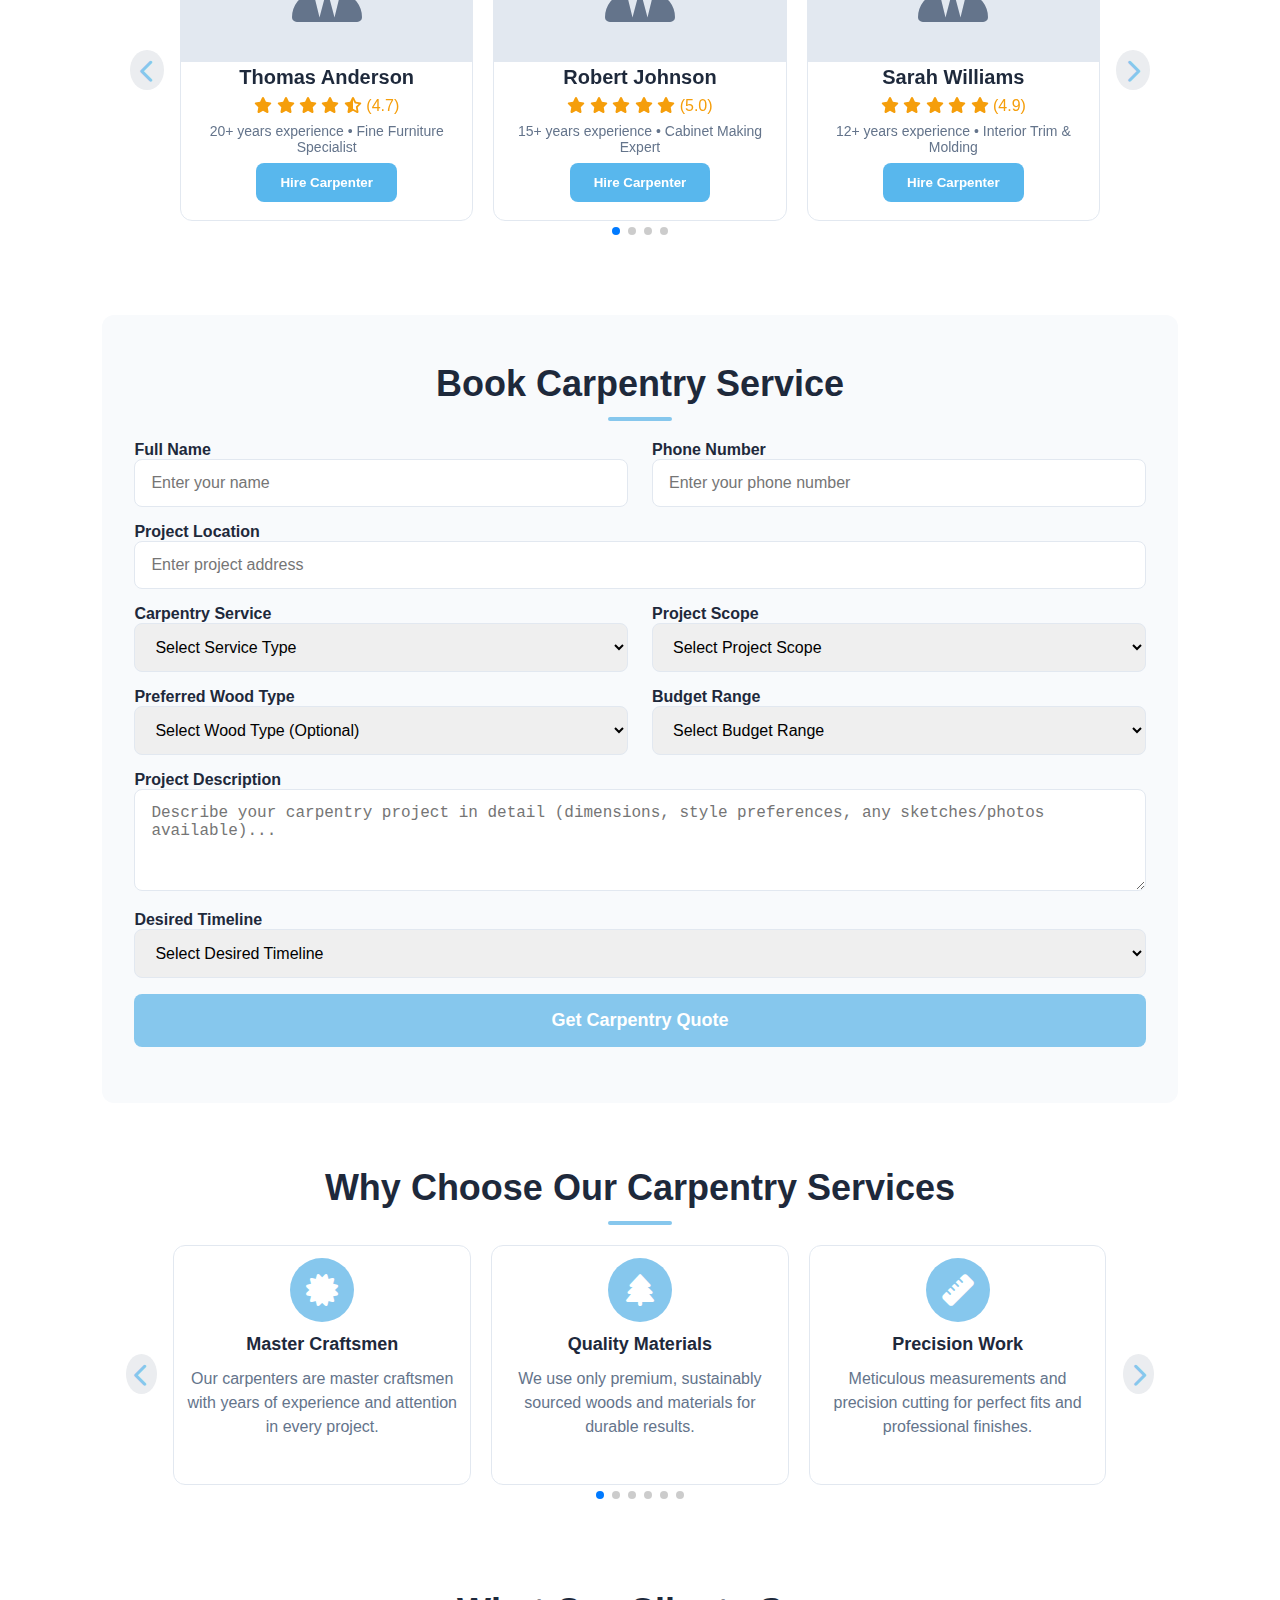
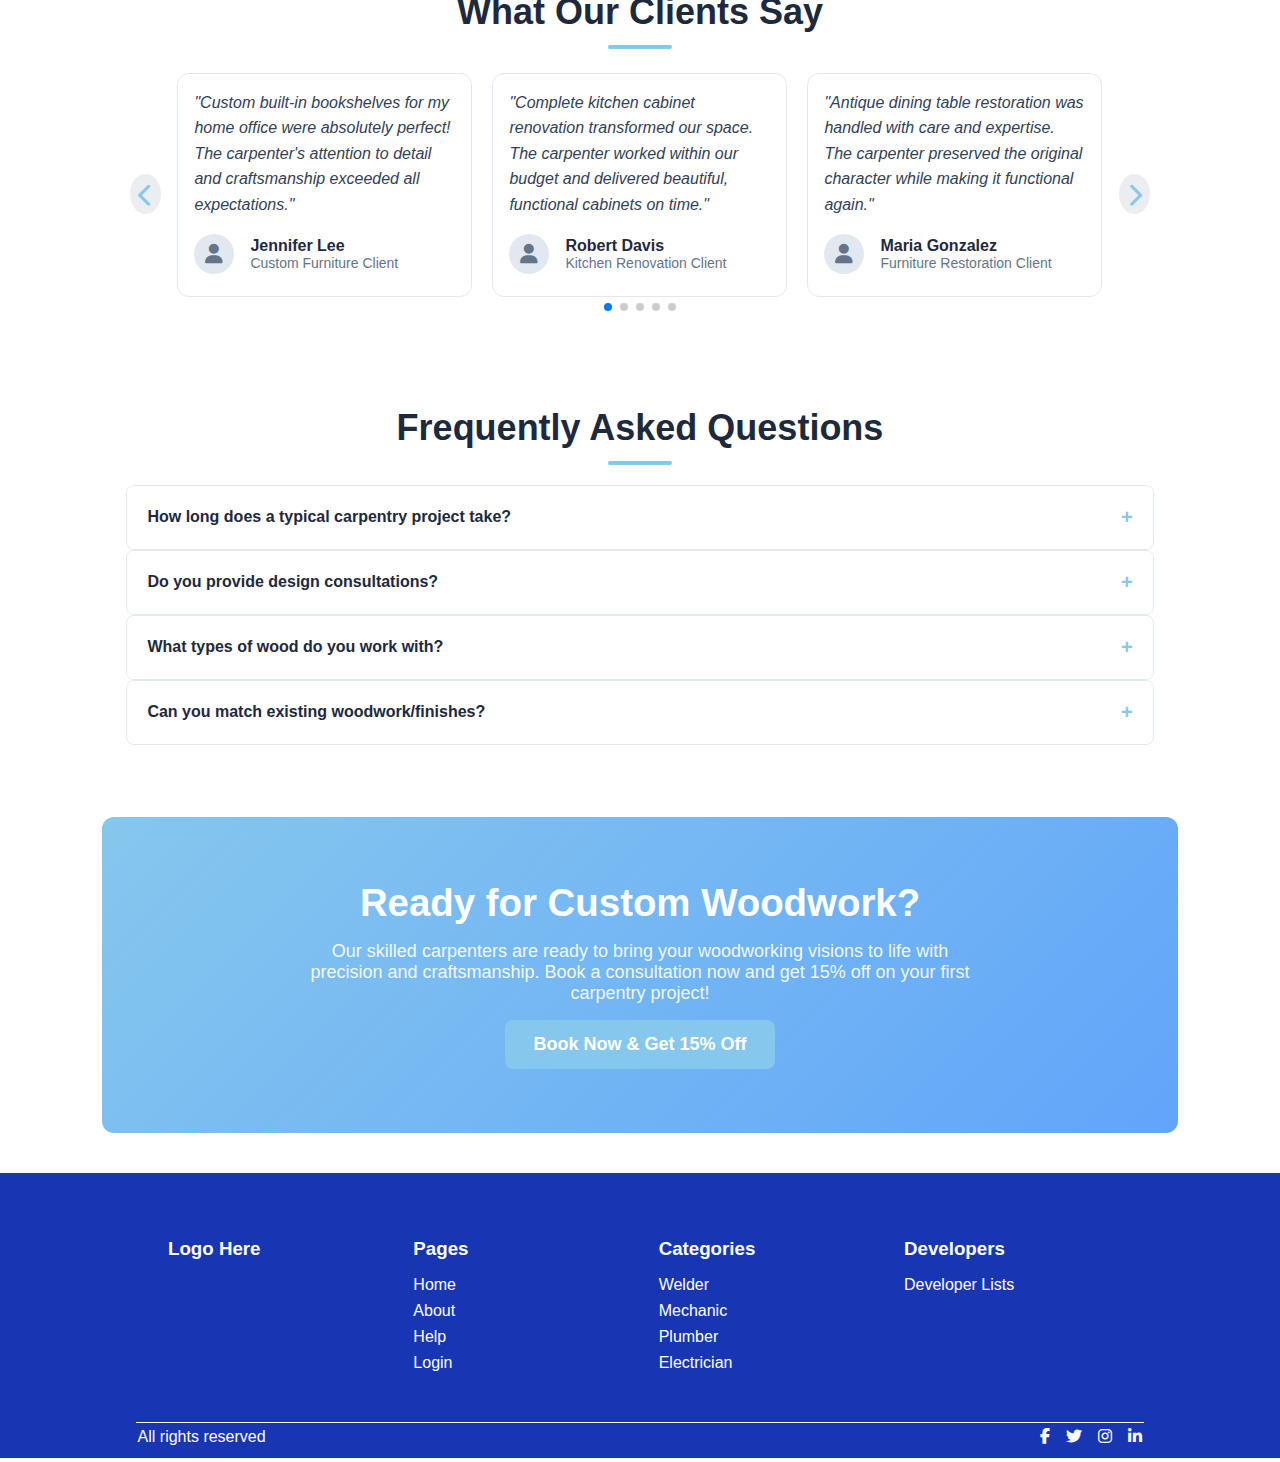
<file: pages/categories/carpenter.html>
<!DOCTYPE html>
<html lang="en">
  <head>
    <meta charset="UTF-8" />
    <meta name="viewport" content="width=device-width, initial-scale=1.0" />
    <title>Carpenter - MehnatHub</title>
    <link
      rel="stylesheet"
      href="https://cdnjs.cloudflare.com/ajax/libs/font-awesome/6.4.0/css/all.min.css"
    />
    <link
      rel="stylesheet"
      href="https://cdn.jsdelivr.net/npm/swiper/swiper-bundle.min.css"
    />
    <link rel="stylesheet" href="../../styles/styles.css" />
    <link rel="stylesheet" href="../../styles/categories/carpenter.css" />
  </head>
  <body>
    <!-- Header -->
    <div class="parent-div">
      <div class="flex-c-c notify-div">
        <p class="">Get 15% off on your first carpentry project!</p>
      </div>

      <div class="nav-div">
        <nav class="navbar">
          <div class="mh-logo">
            <img src="../../assets/logo.png" alt="logo" class="logo" />
          </div>

          <div class="nav-links">
            <a href="./home.html" target="_blank">Home</a>
            <a href="#">About</a>
            <a href="./company.html" target="_blank">Companies</a>
            <a href="./worker.html" target="_blank">Workers</a>
          </div>

          <div class="nav-a-div">
            <a href="#" class="worker-a">Become a worker</a>
            <div class="icons-div">
              <i class="fa-solid fa-magnifying-glass"></i>
              <i class="fa-solid fa-phone"></i>
              <i class="fa-solid fa-user"></i>
            </div>
          </div>
          <div class="navbar-menu">
            <i class="fa-solid fa-bars"></i>
          </div>
        </nav>
        <div class="end-a-div">
          <div class="end-b-div">
            <div class="end-b-div">
              <a href="./tvfixer.html" target="_blank">TV Fixer</a>
              <a href="./constructor.html" target="_blank">Constructor</a>
              <a href="./welder.html" target="_blank">Welder</a>
              <a href="./mechanic.html" target="_blank">Mechanic</a>
              <a href="./plumber.html" target="_blank">Plumber</a>
              <a href="./electrician.html" target="_blank">Electrician</a>
              <a href="#" class="active">Carpenter</a>
            </div>
          </div>
        </div>
      </div>

      <!-- Hero -->
      <div class="carpenter-hero">
        <h1>Professional Carpentry Services</h1>
        <p>
          Find skilled carpenters for all your woodworking and furniture needs.
          From custom cabinetry to furniture repair, our experienced carpenters
          provide precision craftsmanship with quality materials.
        </p>
        <div class="hero-btns">
          <a href="#booking" class="btn-primary">Book a Carpenter</a>
          <a href="#services" class="btn-secondary">View Services</a>
        </div>
      </div>

      <!-- Main Content -->
      <div class="content-div">
        <main class="carpenter-container">
          <!-- Services Section -->
          <section id="services" class="services-section">
            <h2 class="section-title">Our Carpentry Services</h2>
            <div class="services-grid">
              <div class="service-card">
                <div class="service-icon">
                  <i class="fas fa-chair"></i>
                </div>
                <div class="service-content">
                  <h3>Custom Furniture</h3>
                  <p>
                    Bespoke furniture design and construction including tables,
                    chairs, cabinets, and shelving tailored to your space and
                    style.
                  </p>
                  <button class="carpenter-btn">Book Service</button>
                </div>
              </div>

              <div class="service-card">
                <div class="service-icon">
                  <i class="fas fa-door-closed"></i>
                </div>
                <div class="service-content">
                  <h3>Door & Window Installation</h3>
                  <p>
                    Interior/exterior door installation, window framing, trim
                    work, and repair services for residential and commercial
                    properties.
                  </p>
                  <button class="carpenter-btn">Book Service</button>
                </div>
              </div>

              <div class="service-card">
                <div class="service-icon">
                  <i class="fas fa-couch"></i>
                </div>
                <div class="service-content">
                  <h3>Cabinet Making</h3>
                  <p>
                    Custom kitchen cabinets, bathroom vanities, storage
                    solutions, and built-in furniture with precise measurements
                    and finishes.
                  </p>
                  <button class="carpenter-btn">Book Service</button>
                </div>
              </div>

              <div class="service-card">
                <div class="service-icon">
                  <i class="fas fa-home"></i>
                </div>
                <div class="service-content">
                  <h3>Trim & Molding</h3>
                  <p>
                    Crown molding, baseboards, wainscoting, and decorative trim
                    installation to enhance your interior spaces.
                  </p>
                  <button class="carpenter-btn">Book Service</button>
                </div>
              </div>

              <div class="service-card">
                <div class="service-icon">
                  <i class="fas fa-tools"></i>
                </div>
                <div class="service-content">
                  <h3>Wood Repair & Restoration</h3>
                  <p>
                    Furniture repair, antique restoration, wood floor repair,
                    and structural wood damage restoration services.
                  </p>
                  <button class="carpenter-btn">Book Service</button>
                </div>
              </div>

              <div class="service-card">
                <div class="service-icon">
                  <i class="fas fa-ruler-combined"></i>
                </div>
                <div class="service-content">
                  <h3>Deck & Patio Construction</h3>
                  <p>
                    Wood deck design and construction, pergolas, gazebos, and
                    outdoor structure building with weather-resistant materials.
                  </p>
                  <button class="carpenter-btn">Book Service</button>
                </div>
              </div>
            </div>
          </section>

          <!-- Carpenters Section -->
          <section class="carpenters-section">
            <h2 class="section-title">Skilled Carpenters</h2>
            <div class="carpenters-grid">
              <div class="technician-swipe-main">
                <div class="swiper-button-tech-prev">
                  <i class="fas fa-chevron-left"></i>
                </div>
                <div class="tech-swipe swiper">
                  <div class="swiper-wrapper">
                    <div class="carpenter-card swiper-slide">
                      <div class="carpenter-img">
                        <i class="fas fa-user-tie"></i>
                      </div>
                      <div class="tech-info">
                        <h3 class="carpenter-name">Thomas Anderson</h3>
                        <div class="carpenter-rating">
                          <i class="fas fa-star"></i>
                          <i class="fas fa-star"></i>
                          <i class="fas fa-star"></i>
                          <i class="fas fa-star"></i>
                          <i class="fas fa-star-half-alt"></i>
                          <span> (4.7)</span>
                        </div>
                        <p class="carpenter-specialty">
                          20+ years experience • Fine Furniture Specialist
                        </p>
                        <button class="carpenter-btn">Hire Carpenter</button>
                      </div>
                    </div>
                    <div class="carpenter-card swiper-slide">
                      <div class="carpenter-img">
                        <i class="fas fa-user-tie"></i>
                      </div>
                      <div class="tech-info">
                        <h3 class="carpenter-name">Robert Johnson</h3>
                        <div class="carpenter-rating">
                          <i class="fas fa-star"></i>
                          <i class="fas fa-star"></i>
                          <i class="fas fa-star"></i>
                          <i class="fas fa-star"></i>
                          <i class="fas fa-star"></i>
                          <span> (5.0)</span>
                        </div>
                        <p class="carpenter-specialty">
                          15+ years experience • Cabinet Making Expert
                        </p>
                        <button class="carpenter-btn">Hire Carpenter</button>
                      </div>
                    </div>

                    <div class="carpenter-card swiper-slide">
                      <div class="carpenter-img">
                        <i class="fas fa-user-tie"></i>
                      </div>
                      <div class="tech-info">
                        <h3 class="carpenter-name">Sarah Williams</h3>
                        <div class="carpenter-rating">
                          <i class="fas fa-star"></i>
                          <i class="fas fa-star"></i>
                          <i class="fas fa-star"></i>
                          <i class="fas fa-star"></i>
                          <i class="fas fa-star"></i>
                          <span> (4.9)</span>
                        </div>
                        <p class="carpenter-specialty">
                          12+ years experience • Interior Trim & Molding
                        </p>
                        <button class="carpenter-btn">Hire Carpenter</button>
                      </div>
                    </div>

                    <div class="carpenter-card swiper-slide">
                      <div class="carpenter-img">
                        <i class="fas fa-user-tie"></i>
                      </div>
                      <div class="tech-info">
                        <h3 class="carpenter-name">Michael Chen</h3>
                        <div class="carpenter-rating">
                          <i class="fas fa-star"></i>
                          <i class="fas fa-star"></i>
                          <i class="fas fa-star"></i>
                          <i class="fas fa-star"></i>
                          <i class="fas fa-star-half-alt"></i>
                          <span> (4.8)</span>
                        </div>
                        <p class="carpenter-specialty">
                          18+ years experience • Deck & Outdoor Construction
                        </p>
                        <button class="carpenter-btn">Hire Carpenter</button>
                      </div>
                    </div>
                  </div>
                  <div class="swiper-pagination" style="position: static"></div>
                </div>
                <div class="swiper-button-tech-next">
                  <i class="fas fa-chevron-right"></i>
                </div>
              </div>
            </div>
          </section>

          <!-- Booking Section -->
          <section id="booking" class="booking-section">
            <h2 class="section-title">Book Carpentry Service</h2>
            <form class="booking-form">
              <div class="form-row">
                <div class="form-group">
                  <label for="name">Full Name</label>
                  <input
                    type="text"
                    id="name"
                    class="form-control"
                    placeholder="Enter your name"
                    required
                  />
                </div>
                <div class="form-group">
                  <label for="phone">Phone Number</label>
                  <input
                    type="tel"
                    id="phone"
                    class="form-control"
                    placeholder="Enter your phone number"
                    required
                  />
                </div>
              </div>

              <div class="form-group">
                <label for="address">Project Location</label>
                <input
                  type="text"
                  id="address"
                  class="form-control"
                  placeholder="Enter project address"
                  required
                />
              </div>

              <div class="form-row">
                <div class="form-group">
                  <label for="service-type">Carpentry Service</label>
                  <select id="service-type" class="form-control" required>
                    <option value="">Select Service Type</option>
                    <option value="furniture">Custom Furniture</option>
                    <option value="doors">Door & Window Installation</option>
                    <option value="cabinets">Cabinet Making</option>
                    <option value="trim">Trim & Molding</option>
                    <option value="repair">Wood Repair & Restoration</option>
                    <option value="deck">Deck & Patio Construction</option>
                    <option value="other">Other</option>
                  </select>
                </div>
                <div class="form-group">
                  <label for="project-scope">Project Scope</label>
                  <select id="project-scope" class="form-control" required>
                    <option value="">Select Project Scope</option>
                    <option value="small">Small (1-2 days)</option>
                    <option value="medium">Medium (3-7 days)</option>
                    <option value="large">Large (1-2 weeks)</option>
                    <option value="xlarge">Extra Large (2+ weeks)</option>
                  </select>
                </div>
              </div>

              <div class="form-row">
                <div class="form-group">
                  <label for="wood-type">Preferred Wood Type</label>
                  <select id="wood-type" class="form-control">
                    <option value="">Select Wood Type (Optional)</option>
                    <option value="oak">Oak</option>
                    <option value="maple">Maple</option>
                    <option value="walnut">Walnut</option>
                    <option value="cherry">Cherry</option>
                    <option value="pine">Pine</option>
                    <option value="mahogany">Mahogany</option>
                    <option value="teak">Teak</option>
                    <option value="not-sure">Not Sure/Need Advice</option>
                  </select>
                </div>
                <div class="form-group">
                  <label for="budget">Budget Range</label>
                  <select id="budget" class="form-control" required>
                    <option value="">Select Budget Range</option>
                    <option value="under-500">Under $500</option>
                    <option value="500-1000">$500 - $1,000</option>
                    <option value="1000-3000">$1,000 - $3,000</option>
                    <option value="3000-5000">$3,000 - $5,000</option>
                    <option value="over-5000">Over $5,000</option>
                  </select>
                </div>
              </div>

              <div class="form-group">
                <label for="description">Project Description</label>
                <textarea
                  id="description"
                  class="form-control"
                  rows="4"
                  placeholder="Describe your carpentry project in detail (dimensions, style preferences, any sketches/photos available)..."
                ></textarea>
              </div>

              <div class="form-group">
                <label for="timeline">Desired Timeline</label>
                <select id="timeline" class="form-control" required>
                  <option value="">Select Desired Timeline</option>
                  <option value="urgent">Urgent (Within 1 week)</option>
                  <option value="soon">Soon (Within 2-3 weeks)</option>
                  <option value="flexible">Flexible (1-2 months)</option>
                  <option value="planning">Just Planning/No Rush</option>
                </select>
              </div>

              <button type="submit" class="submit-btn">
                Get Carpentry Quote
              </button>
            </form>
          </section>

          <!-- Features Section -->
          <section class="features-section">
            <h2 class="section-title">Why Choose Our Carpentry Services</h2>
            <div class="features-grid">
              <div class="service-swipe-div">
                <div class="swiper-button-service-prev">
                  <i class="fas fa-chevron-left"></i>
                </div>

                <div class="service-swipe swiper">
                  <div class="swiper-wrapper">
                    <div class="feature-item swiper-slide">
                      <div class="feature-icon">
                        <i class="fas fa-certificate"></i>
                      </div>
                      <h3>Master Craftsmen</h3>
                      <p>
                        Our carpenters are master craftsmen with years of
                        experience and attention in every project.
                      </p>
                    </div>

                    <div class="feature-item swiper-slide">
                      <div class="feature-icon">
                        <i class="fas fa-tree"></i>
                      </div>
                      <h3>Quality Materials</h3>
                      <p>
                        We use only premium, sustainably sourced woods and
                        materials for durable results.
                      </p>
                    </div>

                    <div class="feature-item swiper-slide">
                      <div class="feature-icon">
                        <i class="fas fa-ruler"></i>
                      </div>
                      <h3>Precision Work</h3>
                      <p>
                        Meticulous measurements and precision cutting for
                        perfect fits and professional finishes.
                      </p>
                    </div>

                    <div class="feature-item swiper-slide">
                      <div class="feature-icon">
                        <i class="fas fa-paint-brush"></i>
                      </div>
                      <h3>Custom Finishes</h3>
                      <p>
                        Wide range of stain, paint, and finish options to match
                        your style and existing decor.
                      </p>
                    </div>

                    <div class="feature-item swiper-slide">
                      <div class="feature-icon">
                        <i class="fas fa-clipboard-check"></i>
                      </div>
                      <h3>Project Management</h3>
                      <p>
                        Dedicated project coordination from design consultation
                        to final installation.
                      </p>
                    </div>

                    <div class="feature-item swiper-slide">
                      <div class="feature-icon">
                        <i class="fas fa-shield-alt"></i>
                      </div>
                      <h3>Work Warranty</h3>
                      <p>
                        All our carpentry work comes with a comprehensive
                        warranty for your peace of mind.
                      </p>
                    </div>
                  </div>
                  <div class="swiper-pagination" style="position: static"></div>
                </div>
                <div class="swiper-button-service-next">
                  <i class="fas fa-chevron-right"></i>
                </div>
              </div>
            </div>
          </section>

          <!-- Testimonials -->
          <section class="testimonials-section">
            <h2 class="section-title">What Our Clients Say</h2>
            <div class="testimonial-slider">
              <div class="testimonial-swipe-div">
                <div class="swiper-button-test-prev">
                  <i class="fas fa-chevron-left"></i>
                </div>
                <div class="testimonial-swipe swiper">
                  <div class="swiper-wrapper">
                    <!-- Testimonial 1 -->
                    <div class="testimonial swiper-slide">
                      <p class="testimonial-text">
                        "Custom built-in bookshelves for my home office were
                        absolutely perfect! The carpenter's attention to detail
                        and craftsmanship exceeded all expectations."
                      </p>
                      <div class="testimonial-author">
                        <div class="author-img">
                          <i class="fas fa-user"></i>
                        </div>
                        <div class="author-info">
                          <h4>Jennifer Lee</h4>
                          <p>Custom Furniture Client</p>
                        </div>
                      </div>
                    </div>

                    <!-- Testimonial 2 -->
                    <div class="testimonial swiper-slide">
                      <p class="testimonial-text">
                        "Complete kitchen cabinet renovation transformed our
                        space. The carpenter worked within our budget and
                        delivered beautiful, functional cabinets on time."
                      </p>
                      <div class="testimonial-author">
                        <div class="author-img">
                          <i class="fas fa-user"></i>
                        </div>
                        <div class="author-info">
                          <h4>Robert Davis</h4>
                          <p>Kitchen Renovation Client</p>
                        </div>
                      </div>
                    </div>

                    <!-- Testimonial 3 -->
                    <div class="testimonial swiper-slide">
                      <p class="testimonial-text">
                        "Antique dining table restoration was handled with care
                        and expertise. The carpenter preserved the original
                        character while making it functional again."
                      </p>
                      <div class="testimonial-author">
                        <div class="author-img">
                          <i class="fas fa-user"></i>
                        </div>
                        <div class="author-info">
                          <h4>Maria Gonzalez</h4>
                          <p>Furniture Restoration Client</p>
                        </div>
                      </div>
                    </div>

                    <!-- Testimonial 4 -->
                    <div class="testimonial swiper-slide">
                      <p class="testimonial-text">
                        "Custom walnut desk for my home office is a masterpiece.
                        The joinery is flawless and the finish is beautiful and
                        elegant. Worth every penny!"
                      </p>
                      <div class="testimonial-author">
                        <div class="author-img">
                          <i class="fas fa-user"></i>
                        </div>
                        <div class="author-info">
                          <h4>Thomas Wilson</h4>
                          <p>Custom Desk Client</p>
                        </div>
                      </div>
                    </div>

                    <!-- Testimonial 5 -->
                    <div class="testimonial swiper-slide">
                      <p class="testimonial-text">
                        "Cedar deck construction for our backyard was completed
                        efficiently. The carpenter's skill with outdoor
                        structures is evident in the quality of work."
                      </p>
                      <div class="testimonial-author">
                        <div class="author-img">
                          <i class="fas fa-user"></i>
                        </div>
                        <div class="author-info">
                          <h4>Sarah Johnson</h4>
                          <p>Deck Construction Client</p>
                        </div>
                      </div>
                    </div>
                  </div>
                  <div class="swiper-pagination" style="position: static"></div>
                </div>
                <div class="swiper-button-test-next">
                  <i class="fas fa-chevron-right"></i>
                </div>
              </div>
            </div>
          </section>

          <!-- FAQ Section -->
          <section class="faq-section">
            <h2 class="section-title">Frequently Asked Questions</h2>
            <div class="faq-container">
              <div class="faq-item">
                <div class="faq-question">
                  <span>How long does a typical carpentry project take?</span>
                  <span class="faq-toggle">+</span>
                </div>
                <div class="faq-answer">
                  <p>
                    Project timelines vary: small repairs (1-2 days), medium
                    projects like built-ins (3-7 days), large projects like
                    custom cabinets (1-2 weeks), and major installations like
                    decks (2-4 weeks). We provide detailed timelines during the
                    consultation phase.
                  </p>
                </div>
              </div>

              <div class="faq-item">
                <div class="faq-question">
                  <span>Do you provide design consultations?</span>
                  <span class="faq-toggle">+</span>
                </div>
                <div class="faq-answer">
                  <p>
                    Yes, we offer design consultations where our carpenters can
                    help you plan your project, suggest materials, provide
                    sketches, and create 3D renderings for larger projects.
                    Consultation fees may apply but are often credited toward
                    the project cost.
                  </p>
                </div>
              </div>

              <div class="faq-item">
                <div class="faq-question">
                  <span>What types of wood do you work with?</span>
                  <span class="faq-toggle">+</span>
                </div>
                <div class="faq-answer">
                  <p>
                    We work with a wide variety of woods including oak, maple,
                    walnut, cherry, pine, mahogany, teak, and exotic hardwoods.
                    We can advise on the best wood for your project based on
                    durability, appearance, budget, and intended use.
                  </p>
                </div>
              </div>

              <div class="faq-item">
                <div class="faq-question">
                  <span>Can you match existing woodwork/finishes?</span>
                  <span class="faq-toggle">+</span>
                </div>
                <div class="faq-answer">
                  <p>
                    Yes, our carpenters are skilled at matching existing
                    woodwork, stains, and finishes. We can often replicate or
                    closely match most finishes. For exact matches, we recommend
                    bringing samples or having us visit to assess the existing
                    work.
                  </p>
                </div>
              </div>
            </div>
          </section>

          <!-- CTA Section -->
          <section class="cta-section">
            <h2>Ready for Custom Woodwork?</h2>
            <p>
              Our skilled carpenters are ready to bring your woodworking visions
              to life with precision and craftsmanship. Book a consultation now
              and get 15% off on your first carpentry project!
            </p>
            <a href="#booking" class="btn-primary" style="font-size: 1.125rem">
              Book Now & Get 15% Off
            </a>
          </section>
        </main>
      </div>

      <!-- Footer -->
      <div class="footer-div">
        <div class="footer-div-1">
          <div class="footer-card">
            <h3>Logo Here</h3>
          </div>
          <div class="footer-card">
            <h3>Pages</h3>
            <div class="a-child">
              <a href="">Home</a>
              <a href="">About</a>
              <a href="">Help</a>
              <a href="">Login</a>
            </div>
          </div>
          <div class="footer-card">
            <h3>Categories</h3>
            <div class="a-child">
              <a href="">Welder</a>
              <a href="">Mechanic</a>
              <a href="">Plumber</a>
              <a href="">Electrician</a>
            </div>
          </div>
          <div class="footer-card">
            <h3>Developers</h3>
            <div class="a-child">
              <a href="">Developer Lists</a>
            </div>
          </div>
        </div>
        <div class="footer-div-2">
          <p>All rights reserved</p>
          <div class="social-icons">
            <i class="fa-brands fa-facebook-f"></i>
            <i class="fa-brands fa-twitter"></i>
            <i class="fa-brands fa-instagram"></i>
            <i class="fa-brands fa-linkedin-in"></i>
          </div>
        </div>
      </div>
      <button class="back-to-top" id="backToTop" aria-label="Back to Top">
        <i class="fas fa-chevron-up"></i>
      </button>
    </div>
    <script src="https://cdn.jsdelivr.net/npm/swiper/swiper-bundle.min.js"></script>

    <script>
      // FAQ Toggle Functionality
      document.querySelectorAll(".faq-question").forEach((question) => {
        question.addEventListener("click", () => {
          const faqItem = question.parentElement;
          faqItem.classList.toggle("active");
        });
      });

      // Form Submission
      document
        .querySelector(".booking-form")
        .addEventListener("submit", function (e) {
          e.preventDefault();
          alert(
            "Thank you for your carpentry service request! A skilled carpenter will contact you within 24 hours to discuss your project and provide a detailed quote."
          );
          this.reset();
        });

      // Service Card Buttons
      document
        .querySelectorAll(".service-card .carpenter-btn")
        .forEach((button) => {
          button.addEventListener("click", function () {
            const serviceName =
              this.parentElement.querySelector("h3").textContent;
            alert(
              `You've selected: ${serviceName}\nYou will be redirected to the booking form to get a detailed quote.`
            );
            document
              .getElementById("booking")
              .scrollIntoView({ behavior: "smooth" });
          });
        });

      // Carpenter Card Buttons
      document
        .querySelectorAll(".carpenter-card .carpenter-btn")
        .forEach((button) => {
          button.addEventListener("click", function () {
            const carpenterName =
              this.parentElement.querySelector(".carpenter-name").textContent;
            alert(
              `You've selected ${carpenterName} for your carpentry project. You will be redirected to the booking form.`
            );
            document
              .getElementById("booking")
              .scrollIntoView({ behavior: "smooth" });
          });
        });

      // Initialize Swipers
      const swiper = new Swiper(".tech-swipe", {
        slidesPerView: 1,
        spaceBetween: 20,
        loop: true,
        autoplay: {
          delay: 3000,
        },
        pagination: {
          el: ".swiper-pagination",
          clickable: true,
        },
        navigation: {
          nextEl: ".swiper-button-tech-next",
          prevEl: ".swiper-button-tech-prev",
        },
        breakpoints: {
          640: { slidesPerView: 1 },
          768: { slidesPerView: 2 },
          1024: { slidesPerView: 3 },
        },
      });

      const serviceSwiper = new Swiper(".service-swipe", {
        slidesPerView: 1,
        spaceBetween: 20,
        loop: true,
        autoplay: {
          delay: 3000,
        },
        pagination: {
          el: ".swiper-pagination",
          clickable: true,
        },
        navigation: {
          nextEl: ".swiper-button-service-next",
          prevEl: ".swiper-button-service-prev",
        },
        breakpoints: {
          640: { slidesPerView: 1 },
          768: { slidesPerView: 2 },
          1024: { slidesPerView: 3 },
        },
      });

      const testSwiper = new Swiper(".testimonial-swipe", {
        slidesPerView: 1,
        spaceBetween: 20,
        loop: true,
        autoplay: {
          delay: 3000,
        },
        pagination: {
          el: ".swiper-pagination",
          clickable: true,
        },
        navigation: {
          nextEl: ".swiper-button-test-next",
          prevEl: ".swiper-button-test-prev",
        },
        breakpoints: {
          640: { slidesPerView: 1 },
          768: { slidesPerView: 2 },
          1024: { slidesPerView: 3 },
        },
      });

      // Back to Top Button
      const backToTopButton = document.getElementById("backToTop");

      // Show/hide button based on scroll position
      window.addEventListener("scroll", () => {
        if (window.pageYOffset > 300) {
          // Show after scrolling 300px
          backToTopButton.classList.add("visible");
        } else {
          backToTopButton.classList.remove("visible");
        }
      });

      // Scroll to top when clicked
      backToTopButton.addEventListener("click", () => {
        window.scrollTo({
          top: 0,
          behavior: "smooth",
        });
      });
    </script>
  </body>
</html>
</file>
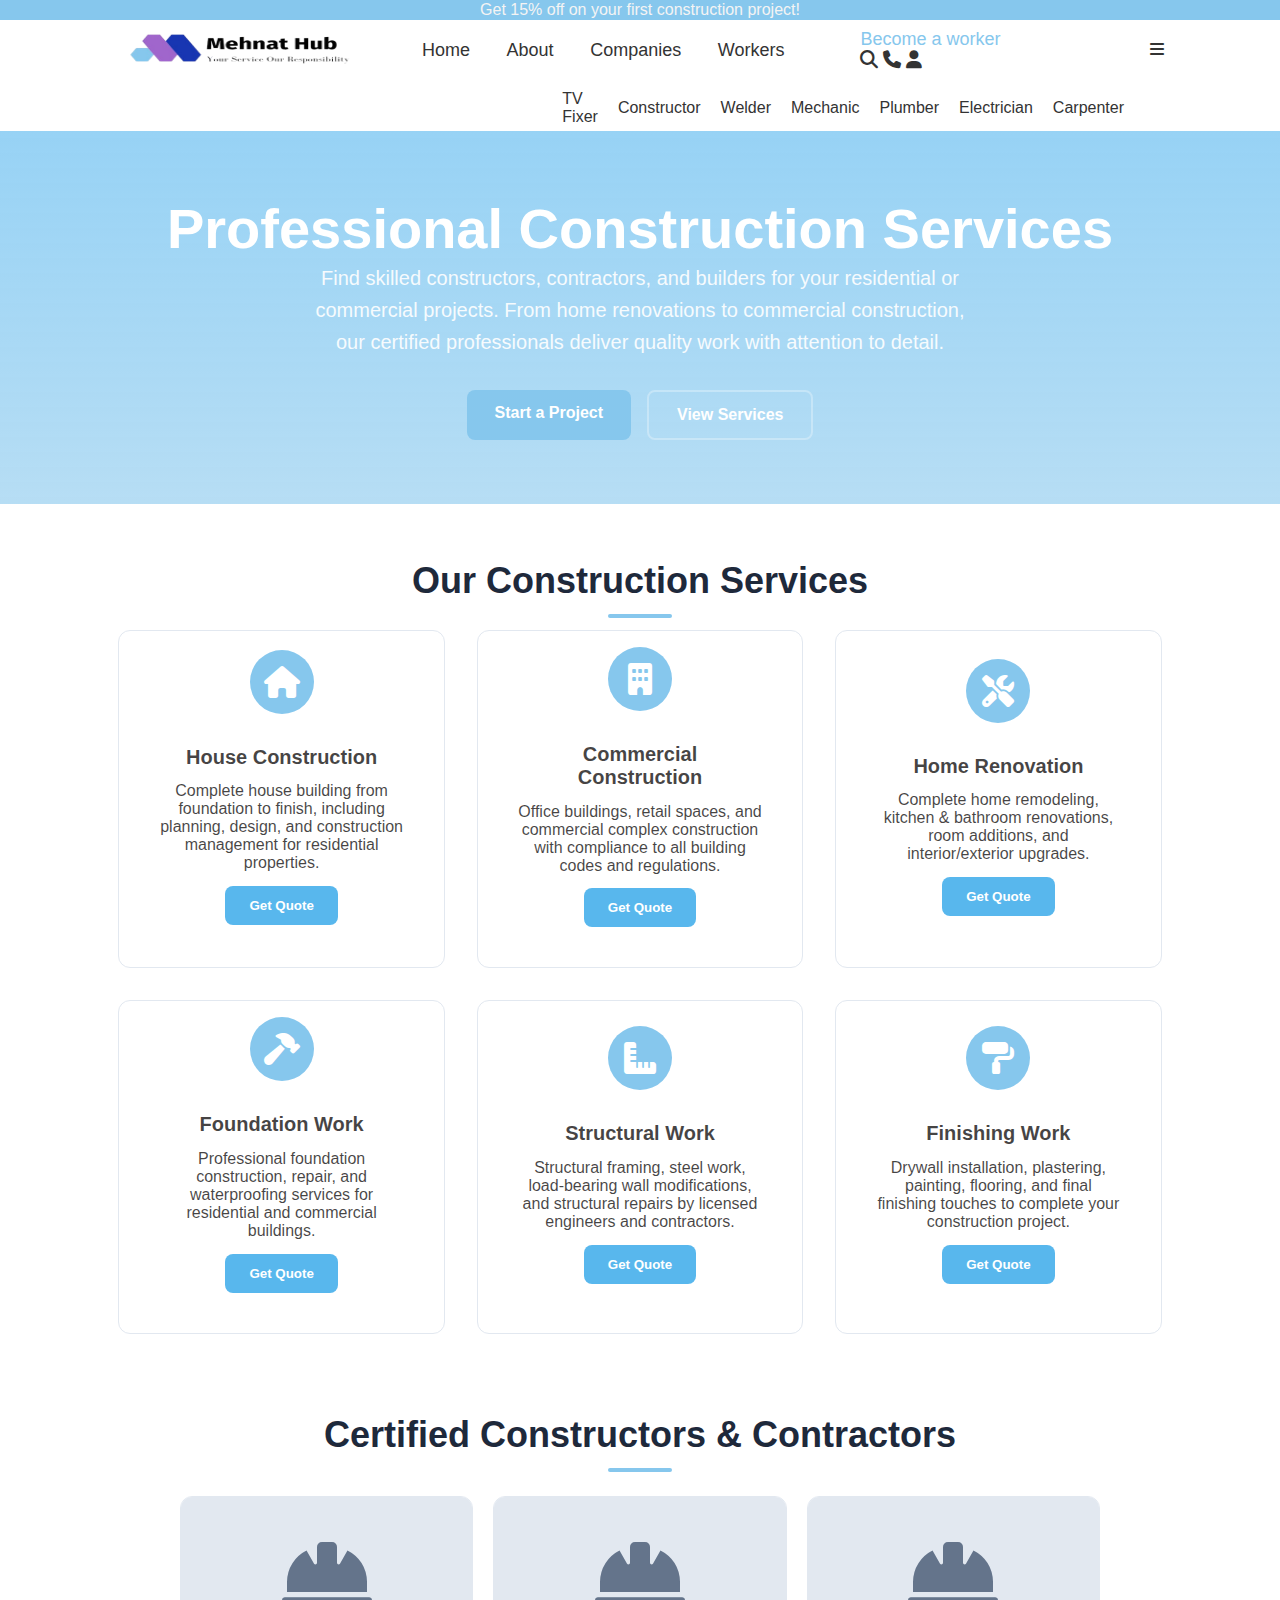
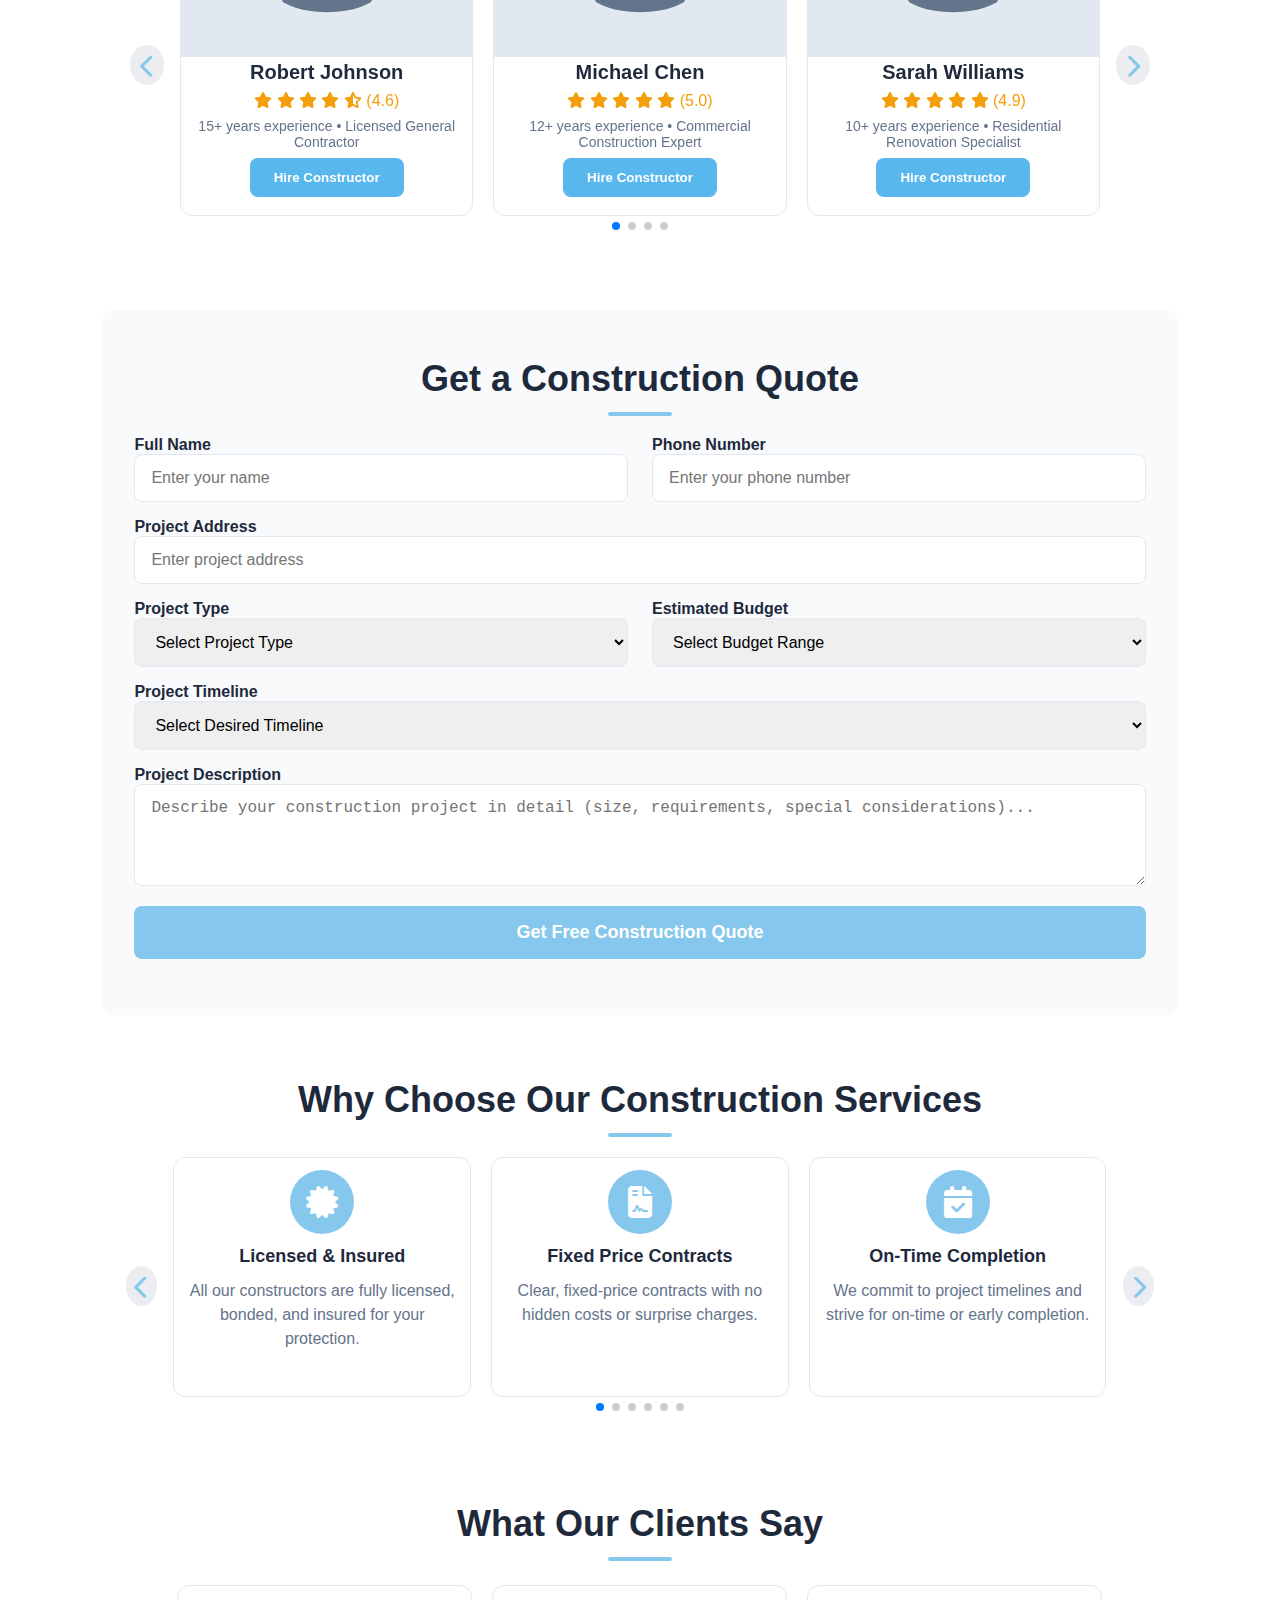
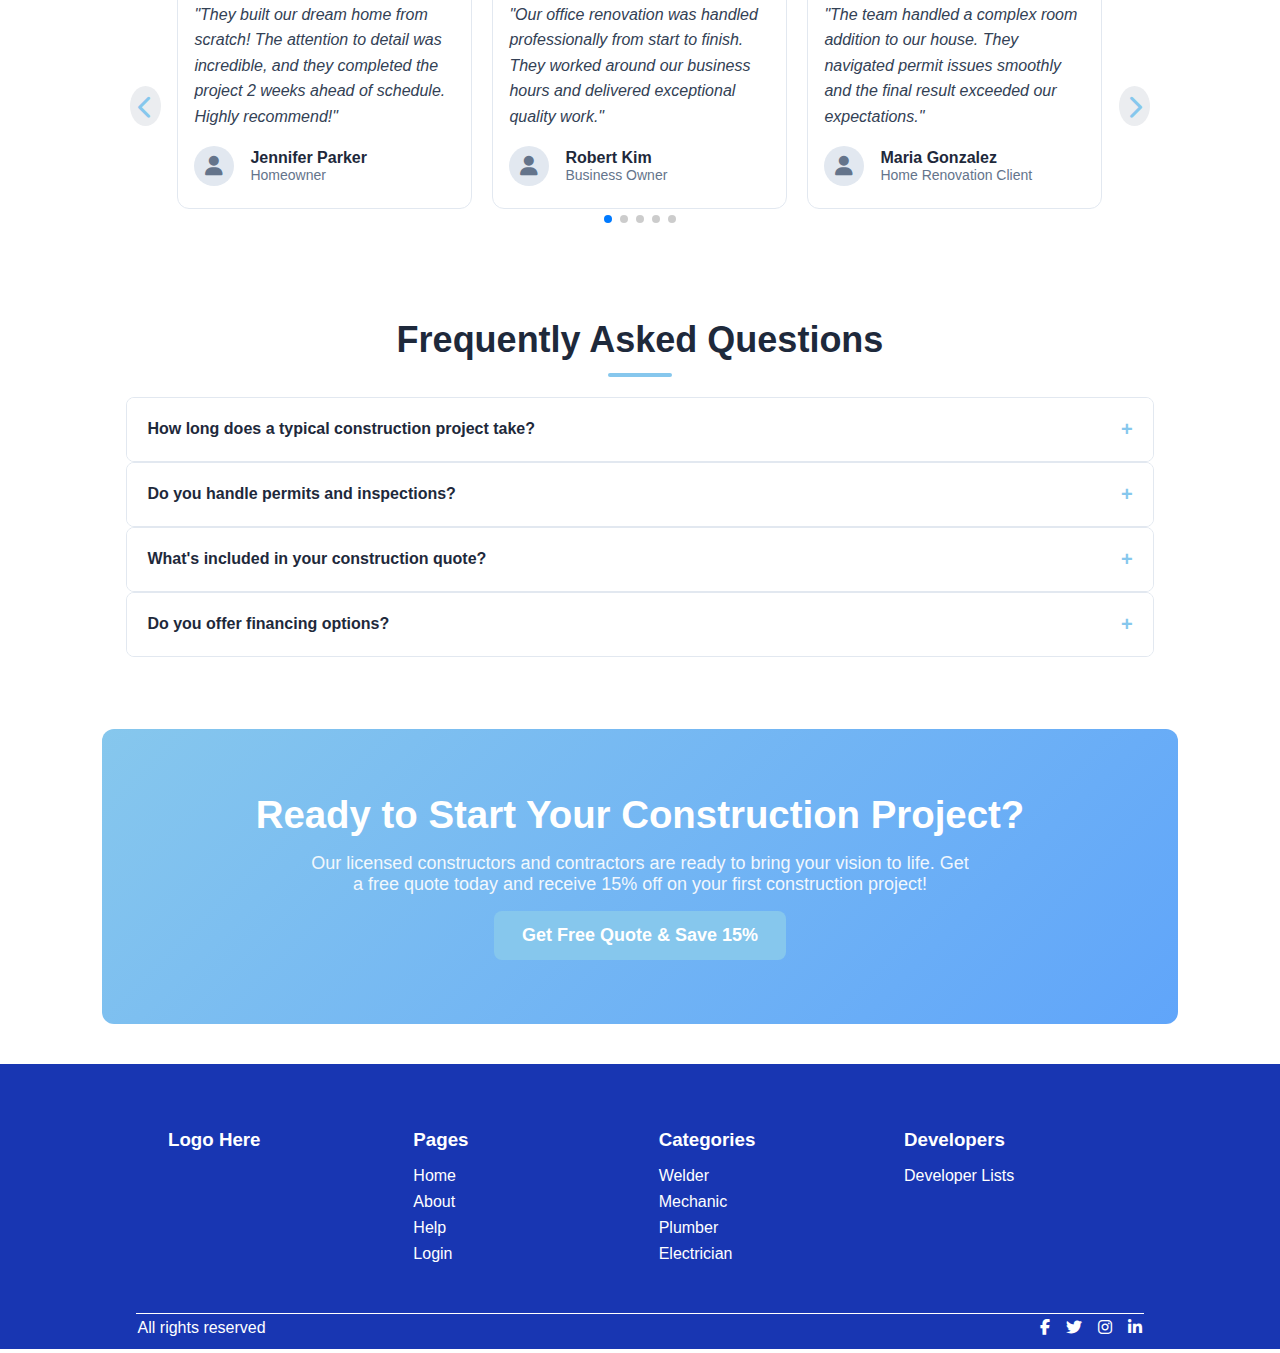
<file: pages/categories/constructor.html>
<!DOCTYPE html>
<html lang="en">
  <head>
    <meta charset="UTF-8" />
    <meta name="viewport" content="width=device-width, initial-scale=1.0" />
    <title>Constructor - MehnatHub</title>
    <link
      rel="stylesheet"
      href="https://cdnjs.cloudflare.com/ajax/libs/font-awesome/6.4.0/css/all.min.css"
    />
    <link
      rel="stylesheet"
      href="https://cdn.jsdelivr.net/npm/swiper/swiper-bundle.min.css"
    />
    <link rel="stylesheet" href="../../styles/styles.css" />
    <link rel="stylesheet" href="../../styles/categories/constructor.css" />
  </head>
  <body>
    <!-- Header -->
    <div class="parent-div">
      <div class="flex-c-c notify-div">
        <p class="">Get 15% off on your first construction project!</p>
      </div>

      <div class="nav-div">
        <nav class="navbar">
          <div class="mh-logo">
            <img src="../../assets/logo.png" alt="logo" class="logo" />
          </div>

          <div class="nav-links">
            <a href="./home.html" target="_blank">Home</a>
            <a href="#">About</a>
            <a href="./company.html" target="_blank">Companies</a>
            <a href="./worker.html" target="_blank">Workers</a>
          </div>

          <div class="nav-a-div">
            <a href="#" class="worker-a">Become a worker</a>
            <div class="icons-div">
              <i class="fa-solid fa-magnifying-glass"></i>
              <i class="fa-solid fa-phone"></i>
              <i class="fa-solid fa-user"></i>
            </div>
          </div>
          <div class="navbar-menu">
            <i class="fa-solid fa-bars"></i>
          </div>
        </nav>
        <div class="end-a-div">
          <div class="end-b-div">
            <div class="end-b-div">
              <a href="./tvfixer.html" target="_blank">TV Fixer</a>
              <a href="#" class="active">Constructor</a>
              <a href="./welder.html" target="_blank">Welder</a>
              <a href="./mechanic.html" target="_blank">Mechanic</a>
              <a href="./plumber.html" target="_blank">Plumber</a>
              <a href="./electrician.html" target="_blank">Electrician</a>
              <a href="./carpenter.html" target="_blank">Carpenter</a>
            </div>
          </div>
        </div>
      </div>

      <!-- Hero -->
      <div class="constructor-hero">
        <h1>Professional Construction Services</h1>
        <p>
          Find skilled constructors, contractors, and builders for your
          residential or commercial projects. From home renovations to
          commercial construction, our certified professionals deliver quality
          work with attention to detail.
        </p>
        <div class="hero-btns">
          <a href="#booking" class="btn-primary">Start a Project</a>
          <a href="#services" class="btn-secondary">View Services</a>
        </div>
      </div>

      <!-- Main Content -->
      <div class="content-div">
        <main class="constructor-container">
          <!-- Services Section -->
          <section id="services" class="services-section">
            <h2 class="section-title">Our Construction Services</h2>
            <div class="services-grid">
              <div class="service-card">
                <div class="service-icon">
                  <i class="fas fa-home"></i>
                </div>
                <div class="service-content">
                  <h3>House Construction</h3>
                  <p>
                    Complete house building from foundation to finish, including
                    planning, design, and construction management for
                    residential properties.
                  </p>
                  <button class="constructor-btn">Get Quote</button>
                </div>
              </div>

              <div class="service-card">
                <div class="service-icon">
                  <i class="fas fa-building"></i>
                </div>
                <div class="service-content">
                  <h3>Commercial Construction</h3>
                  <p>
                    Office buildings, retail spaces, and commercial complex
                    construction with compliance to all building codes and
                    regulations.
                  </p>
                  <button class="constructor-btn">Get Quote</button>
                </div>
              </div>

              <div class="service-card">
                <div class="service-icon">
                  <i class="fas fa-tools"></i>
                </div>
                <div class="service-content">
                  <h3>Home Renovation</h3>
                  <p>
                    Complete home remodeling, kitchen & bathroom renovations,
                    room additions, and interior/exterior upgrades.
                  </p>
                  <button class="constructor-btn">Get Quote</button>
                </div>
              </div>

              <div class="service-card">
                <div class="service-icon">
                  <i class="fas fa-hammer"></i>
                </div>
                <div class="service-content">
                  <h3>Foundation Work</h3>
                  <p>
                    Professional foundation construction, repair, and
                    waterproofing services for residential and commercial
                    buildings.
                  </p>
                  <button class="constructor-btn">Get Quote</button>
                </div>
              </div>

              <div class="service-card">
                <div class="service-icon">
                  <i class="fas fa-ruler-combined"></i>
                </div>
                <div class="service-content">
                  <h3>Structural Work</h3>
                  <p>
                    Structural framing, steel work, load-bearing wall
                    modifications, and structural repairs by licensed engineers
                    and contractors.
                  </p>
                  <button class="constructor-btn">Get Quote</button>
                </div>
              </div>

              <div class="service-card">
                <div class="service-icon">
                  <i class="fas fa-paint-roller"></i>
                </div>
                <div class="service-content">
                  <h3>Finishing Work</h3>
                  <p>
                    Drywall installation, plastering, painting, flooring, and
                    final finishing touches to complete your construction
                    project.
                  </p>
                  <button class="constructor-btn">Get Quote</button>
                </div>
              </div>
            </div>
          </section>

          <!-- Constructors Section -->
          <section class="constructors-section">
            <h2 class="section-title">Certified Constructors & Contractors</h2>
            <div class="constructors-grid">
              <div class="technician-swipe-main">
                <div class="swiper-button-tech-prev">
                  <i class="fas fa-chevron-left"></i>
                </div>
                <div class="tech-swipe swiper">
                  <div class="swiper-wrapper">
                    <div class="constructor-card swiper-slide">
                      <div class="constructor-img">
                        <i class="fas fa-hard-hat"></i>
                      </div>
                      <div class="tech-info">
                        <h3 class="constructor-name">Robert Johnson</h3>
                        <div class="constructor-rating">
                          <i class="fas fa-star"></i>
                          <i class="fas fa-star"></i>
                          <i class="fas fa-star"></i>
                          <i class="fas fa-star"></i>
                          <i class="fas fa-star-half-alt"></i>
                          <span> (4.6)</span>
                        </div>
                        <p class="constructor-specialty">
                          15+ years experience • Licensed General Contractor
                        </p>
                        <button class="constructor-btn">
                          Hire Constructor
                        </button>
                      </div>
                    </div>
                    <div class="constructor-card swiper-slide">
                      <div class="constructor-img">
                        <i class="fas fa-hard-hat"></i>
                      </div>
                      <div class="tech-info">
                        <h3 class="constructor-name">Michael Chen</h3>
                        <div class="constructor-rating">
                          <i class="fas fa-star"></i>
                          <i class="fas fa-star"></i>
                          <i class="fas fa-star"></i>
                          <i class="fas fa-star"></i>
                          <i class="fas fa-star"></i>
                          <span> (5.0)</span>
                        </div>
                        <p class="constructor-specialty">
                          12+ years experience • Commercial Construction Expert
                        </p>
                        <button class="constructor-btn">
                          Hire Constructor
                        </button>
                      </div>
                    </div>

                    <div class="constructor-card swiper-slide">
                      <div class="constructor-img">
                        <i class="fas fa-hard-hat"></i>
                      </div>
                      <div class="tech-info">
                        <h3 class="constructor-name">Sarah Williams</h3>
                        <div class="constructor-rating">
                          <i class="fas fa-star"></i>
                          <i class="fas fa-star"></i>
                          <i class="fas fa-star"></i>
                          <i class="fas fa-star"></i>
                          <i class="fas fa-star"></i>
                          <span> (4.9)</span>
                        </div>
                        <p class="constructor-specialty">
                          10+ years experience • Residential Renovation
                          Specialist
                        </p>
                        <button class="constructor-btn">
                          Hire Constructor
                        </button>
                      </div>
                    </div>

                    <div class="constructor-card swiper-slide">
                      <div class="constructor-img">
                        <i class="fas fa-hard-hat"></i>
                      </div>
                      <div class="tech-info">
                        <h3 class="constructor-name">David Martinez</h3>
                        <div class="constructor-rating">
                          <i class="fas fa-star"></i>
                          <i class="fas fa-star"></i>
                          <i class="fas fa-star"></i>
                          <i class="fas fa-star"></i>
                          <i class="fas fa-star-half-alt"></i>
                          <span> (4.7)</span>
                        </div>
                        <p class="constructor-specialty">
                          18+ years experience • Structural Eng. & Construction
                        </p>
                        <button class="constructor-btn">
                          Hire Constructor
                        </button>
                      </div>
                    </div>
                  </div>
                  <div class="swiper-pagination" style="position: static"></div>
                </div>
                <div class="swiper-button-tech-next">
                  <i class="fas fa-chevron-right"></i>
                </div>
              </div>
            </div>
          </section>

          <!-- Booking Section -->
          <section id="booking" class="booking-section">
            <h2 class="section-title">Get a Construction Quote</h2>
            <form class="booking-form">
              <div class="form-row">
                <div class="form-group">
                  <label for="name">Full Name</label>
                  <input
                    type="text"
                    id="name"
                    class="form-control"
                    placeholder="Enter your name"
                    required
                  />
                </div>
                <div class="form-group">
                  <label for="phone">Phone Number</label>
                  <input
                    type="tel"
                    id="phone"
                    class="form-control"
                    placeholder="Enter your phone number"
                    required
                  />
                </div>
              </div>

              <div class="form-group">
                <label for="address">Project Address</label>
                <input
                  type="text"
                  id="address"
                  class="form-control"
                  placeholder="Enter project address"
                  required
                />
              </div>

              <div class="form-row">
                <div class="form-group">
                  <label for="project-type">Project Type</label>
                  <select id="project-type" class="form-control" required>
                    <option value="">Select Project Type</option>
                    <option value="residential">
                      Residential Construction
                    </option>
                    <option value="commercial">Commercial Construction</option>
                    <option value="renovation">Home Renovation</option>
                    <option value="addition">Room Addition</option>
                    <option value="foundation">Foundation Work</option>
                    <option value="other">Other</option>
                  </select>
                </div>
                <div class="form-group">
                  <label for="budget">Estimated Budget</label>
                  <select id="budget" class="form-control" required>
                    <option value="">Select Budget Range</option>
                    <option value="under-10k">Under $10,000</option>
                    <option value="10k-50k">$10,000 - $50,000</option>
                    <option value="50k-100k">$50,000 - $100,000</option>
                    <option value="100k-250k">$100,000 - $250,000</option>
                    <option value="over-250k">Over $250,000</option>
                  </select>
                </div>
              </div>

              <div class="form-group">
                <label for="timeline">Project Timeline</label>
                <select id="timeline" class="form-control" required>
                  <option value="">Select Desired Timeline</option>
                  <option value="immediate">Immediate Start</option>
                  <option value="1-3months">1-3 Months</option>
                  <option value="3-6months">3-6 Months</option>
                  <option value="6-12months">6-12 Months</option>
                  <option value="flexible">Flexible</option>
                </select>
              </div>

              <div class="form-group">
                <label for="description">Project Description</label>
                <textarea
                  id="description"
                  class="form-control"
                  rows="4"
                  placeholder="Describe your construction project in detail (size, requirements, special considerations)..."
                ></textarea>
              </div>

              <button type="submit" class="submit-btn">
                Get Free Construction Quote
              </button>
            </form>
          </section>

          <!-- Features Section -->
          <section class="features-section">
            <h2 class="section-title">Why Choose Our Construction Services</h2>
            <div class="features-grid">
              <div class="service-swipe-div">
                <div class="swiper-button-service-prev">
                  <i class="fas fa-chevron-left"></i>
                </div>

                <div class="service-swipe swiper">
                  <div class="swiper-wrapper">
                    <div class="feature-item swiper-slide">
                      <div class="feature-icon">
                        <i class="fas fa-certificate"></i>
                      </div>
                      <h3>Licensed & Insured</h3>
                      <p>
                        All our constructors are fully licensed, bonded, and
                        insured for your protection.
                      </p>
                    </div>

                    <div class="feature-item swiper-slide">
                      <div class="feature-icon">
                        <i class="fas fa-file-contract"></i>
                      </div>
                      <h3>Fixed Price Contracts</h3>
                      <p>
                        Clear, fixed-price contracts with no hidden costs or
                        surprise charges.
                      </p>
                    </div>

                    <div class="feature-item swiper-slide">
                      <div class="feature-icon">
                        <i class="fas fa-calendar-check"></i>
                      </div>
                      <h3>On-Time Completion</h3>
                      <p>
                        We commit to project timelines and strive for on-time or
                        early completion.
                      </p>
                    </div>

                    <div class="feature-item swiper-slide">
                      <div class="feature-icon">
                        <i class="fas fa-award"></i>
                      </div>
                      <h3>Quality Materials</h3>
                      <p>
                        We use only high-quality, durable materials from trusted
                        suppliers.
                      </p>
                    </div>

                    <div class="feature-item swiper-slide">
                      <div class="feature-icon">
                        <i class="fas fa-clipboard-check"></i>
                      </div>
                      <h3>Project Management</h3>
                      <p>
                        Dedicated project managers to oversee every phase of
                        construction.
                      </p>
                    </div>

                    <div class="feature-item swiper-slide">
                      <div class="feature-icon">
                        <i class="fas fa-shield-alt"></i>
                      </div>
                      <h3>Warranty Protected</h3>
                      <p>
                        All our work comes with a comprehensive warranty for
                        your peace of mind.
                      </p>
                    </div>
                  </div>
                  <div class="swiper-pagination" style="position: static"></div>
                </div>
                <div class="swiper-button-service-next">
                  <i class="fas fa-chevron-right"></i>
                </div>
              </div>
            </div>
          </section>

          <!-- Testimonials -->
          <section class="testimonials-section">
            <h2 class="section-title">What Our Clients Say</h2>
            <div class="testimonial-slider">
              <div class="testimonial-swipe-div">
                <div class="swiper-button-test-prev">
                  <i class="fas fa-chevron-left"></i>
                </div>
                <div class="testimonial-swipe swiper">
                  <div class="swiper-wrapper">
                    <!-- Testimonial 1 -->
                    <div class="testimonial swiper-slide">
                      <p class="testimonial-text">
                        "They built our dream home from scratch! The attention
                        to detail was incredible, and they completed the project
                        2 weeks ahead of schedule. Highly recommend!"
                      </p>
                      <div class="testimonial-author">
                        <div class="author-img">
                          <i class="fas fa-user"></i>
                        </div>
                        <div class="author-info">
                          <h4>Jennifer Parker</h4>
                          <p>Homeowner</p>
                        </div>
                      </div>
                    </div>

                    <!-- Testimonial 2 -->
                    <div class="testimonial swiper-slide">
                      <p class="testimonial-text">
                        "Our office renovation was handled professionally from
                        start to finish. They worked around our business hours
                        and delivered exceptional quality work."
                      </p>
                      <div class="testimonial-author">
                        <div class="author-img">
                          <i class="fas fa-user"></i>
                        </div>
                        <div class="author-info">
                          <h4>Robert Kim</h4>
                          <p>Business Owner</p>
                        </div>
                      </div>
                    </div>

                    <!-- Testimonial 3 -->
                    <div class="testimonial swiper-slide">
                      <p class="testimonial-text">
                        "The team handled a complex room addition to our house.
                        They navigated permit issues smoothly and the final
                        result exceeded our expectations."
                      </p>
                      <div class="testimonial-author">
                        <div class="author-img">
                          <i class="fas fa-user"></i>
                        </div>
                        <div class="author-info">
                          <h4>Maria Gonzalez</h4>
                          <p>Home Renovation Client</p>
                        </div>
                      </div>
                    </div>

                    <!-- Testimonial 4 -->
                    <div class="testimonial swiper-slide">
                      <p class="testimonial-text">
                        "Professional, reliable, and high-quality work. They
                        transformed our outdated kitchen into a modern
                        masterpiece within budget and timeline."
                      </p>
                      <div class="testimonial-author">
                        <div class="author-img">
                          <i class="fas fa-user"></i>
                        </div>
                        <div class="author-info">
                          <h4>Thomas Wilson</h4>
                          <p>Kitchen Renovation Client</p>
                        </div>
                      </div>
                    </div>

                    <!-- Testimonial 5 -->
                    <div class="testimonial swiper-slide">
                      <p class="testimonial-text">
                        "Outstanding commercial construction service. They
                        completed our retail space with precision, accuracy, and
                        professionalism. Will definitely use again."
                      </p>
                      <div class="testimonial-author">
                        <div class="author-img">
                          <i class="fas fa-user"></i>
                        </div>
                        <div class="author-info">
                          <h4>Sarah Johnson</h4>
                          <p>Commercial Property Owner</p>
                        </div>
                      </div>
                    </div>
                  </div>
                  <div class="swiper-pagination" style="position: static"></div>
                </div>
                <div class="swiper-button-test-next">
                  <i class="fas fa-chevron-right"></i>
                </div>
              </div>
            </div>
          </section>

          <!-- FAQ Section -->
          <section class="faq-section">
            <h2 class="section-title">Frequently Asked Questions</h2>
            <div class="faq-container">
              <div class="faq-item">
                <div class="faq-question">
                  <span
                    >How long does a typical construction project take?</span
                  >
                  <span class="faq-toggle">+</span>
                </div>
                <div class="faq-answer">
                  <p>
                    Project timelines vary based on scope. A room addition may
                    take 4-8 weeks, while a complete house construction
                    typically takes 6-12 months. We provide detailed timelines
                    during the planning phase.
                  </p>
                </div>
              </div>

              <div class="faq-item">
                <div class="faq-question">
                  <span>Do you handle permits and inspections?</span>
                  <span class="faq-toggle">+</span>
                </div>
                <div class="faq-answer">
                  <p>
                    Yes, we handle all necessary permits, zoning approvals, and
                    coordinate with building inspectors throughout the project.
                    We ensure full compliance with local building codes and
                    regulations.
                  </p>
                </div>
              </div>

              <div class="faq-item">
                <div class="faq-question">
                  <span>What's included in your construction quote?</span>
                  <span class="faq-toggle">+</span>
                </div>
                <div class="faq-answer">
                  <p>
                    Our quotes include all labor, materials, equipment, permits,
                    and project management. We provide itemized breakdowns so
                    you know exactly what you're paying for with no hidden
                    costs.
                  </p>
                </div>
              </div>

              <div class="faq-item">
                <div class="faq-question">
                  <span>Do you offer financing options?</span>
                  <span class="faq-toggle">+</span>
                </div>
                <div class="faq-answer">
                  <p>
                    We partner with several financing institutions and can help
                    you explore construction loan options, payment plans, and
                    other financing solutions tailored to your project needs.
                  </p>
                </div>
              </div>
            </div>
          </section>

          <!-- CTA Section -->
          <section class="cta-section">
            <h2>Ready to Start Your Construction Project?</h2>
            <p>
              Our licensed constructors and contractors are ready to bring your
              vision to life. Get a free quote today and receive 15% off on your
              first construction project!
            </p>
            <a href="#booking" class="btn-primary" style="font-size: 1.125rem">
              Get Free Quote & Save 15%
            </a>
          </section>
        </main>
      </div>

      <!-- Footer -->
      <div class="footer-div">
        <div class="footer-div-1">
          <div class="footer-card">
            <h3>Logo Here</h3>
          </div>
          <div class="footer-card">
            <h3>Pages</h3>
            <div class="a-child">
              <a href="">Home</a>
              <a href="">About</a>
              <a href="">Help</a>
              <a href="">Login</a>
            </div>
          </div>
          <div class="footer-card">
            <h3>Categories</h3>
            <div class="a-child">
              <a href="">Welder</a>
              <a href="">Mechanic</a>
              <a href="">Plumber</a>
              <a href="">Electrician</a>
            </div>
          </div>
          <div class="footer-card">
            <h3>Developers</h3>
            <div class="a-child">
              <a href="">Developer Lists</a>
            </div>
          </div>
        </div>
        <div class="footer-div-2">
          <p>All rights reserved</p>
          <div class="social-icons">
            <i class="fa-brands fa-facebook-f"></i>
            <i class="fa-brands fa-twitter"></i>
            <i class="fa-brands fa-instagram"></i>
            <i class="fa-brands fa-linkedin-in"></i>
          </div>
        </div>
      </div>
    </div>
    <script src="https://cdn.jsdelivr.net/npm/swiper/swiper-bundle.min.js"></script>

    <script>
      // FAQ Toggle Functionality
      document.querySelectorAll(".faq-question").forEach((question) => {
        question.addEventListener("click", () => {
          const faqItem = question.parentElement;
          faqItem.classList.toggle("active");
        });
      });

      // Form Submission
      document
        .querySelector(".booking-form")
        .addEventListener("submit", function (e) {
          e.preventDefault();
          alert(
            "Thank you for your construction inquiry! A certified constructor will contact you within 24 hours to discuss your project and provide a detailed quote."
          );
          this.reset();
        });

      // Service Card Buttons
      document
        .querySelectorAll(".service-card .constructor-btn")
        .forEach((button) => {
          button.addEventListener("click", function () {
            const serviceName =
              this.parentElement.querySelector("h3").textContent;
            alert(
              `You've selected: ${serviceName}\nYou will be redirected to the booking form to get a detailed quote.`
            );
            document
              .getElementById("booking")
              .scrollIntoView({ behavior: "smooth" });
          });
        });

      // Constructor Card Buttons
      document
        .querySelectorAll(".constructor-card .constructor-btn")
        .forEach((button) => {
          button.addEventListener("click", function () {
            const constructorName =
              this.parentElement.querySelector(".constructor-name").textContent;
            alert(
              `You've selected ${constructorName} for your construction project. You will be redirected to the booking form.`
            );
            document
              .getElementById("booking")
              .scrollIntoView({ behavior: "smooth" });
          });
        });

      // Initialize Swipers
      const swiper = new Swiper(".tech-swipe", {
        slidesPerView: 1,
        spaceBetween: 20,
        loop: true,
        autoplay: {
          delay: 3000,
        },
        pagination: {
          el: ".swiper-pagination",
          clickable: true,
        },
        navigation: {
          nextEl: ".swiper-button-tech-next",
          prevEl: ".swiper-button-tech-prev",
        },
        breakpoints: {
          640: { slidesPerView: 1 },
          768: { slidesPerView: 2 },
          1024: { slidesPerView: 3 },
        },
      });

      const serviceSwiper = new Swiper(".service-swipe", {
        slidesPerView: 1,
        spaceBetween: 20,
        loop: true,
        autoplay: {
          delay: 3000,
        },
        pagination: {
          el: ".swiper-pagination",
          clickable: true,
        },
        navigation: {
          nextEl: ".swiper-button-service-next",
          prevEl: ".swiper-button-service-prev",
        },
        breakpoints: {
          640: { slidesPerView: 1 },
          768: { slidesPerView: 2 },
          1024: { slidesPerView: 3 },
        },
      });

      const testSwiper = new Swiper(".testimonial-swipe", {
        slidesPerView: 1,
        spaceBetween: 20,
        loop: true,
        autoplay: {
          delay: 3000,
        },
        pagination: {
          el: ".swiper-pagination",
          clickable: true,
        },
        navigation: {
          nextEl: ".swiper-button-test-next",
          prevEl: ".swiper-button-test-prev",
        },
        breakpoints: {
          640: { slidesPerView: 1 },
          768: { slidesPerView: 2 },
          1024: { slidesPerView: 3 },
        },
      });
    </script>
  </body>
</html>
</file>
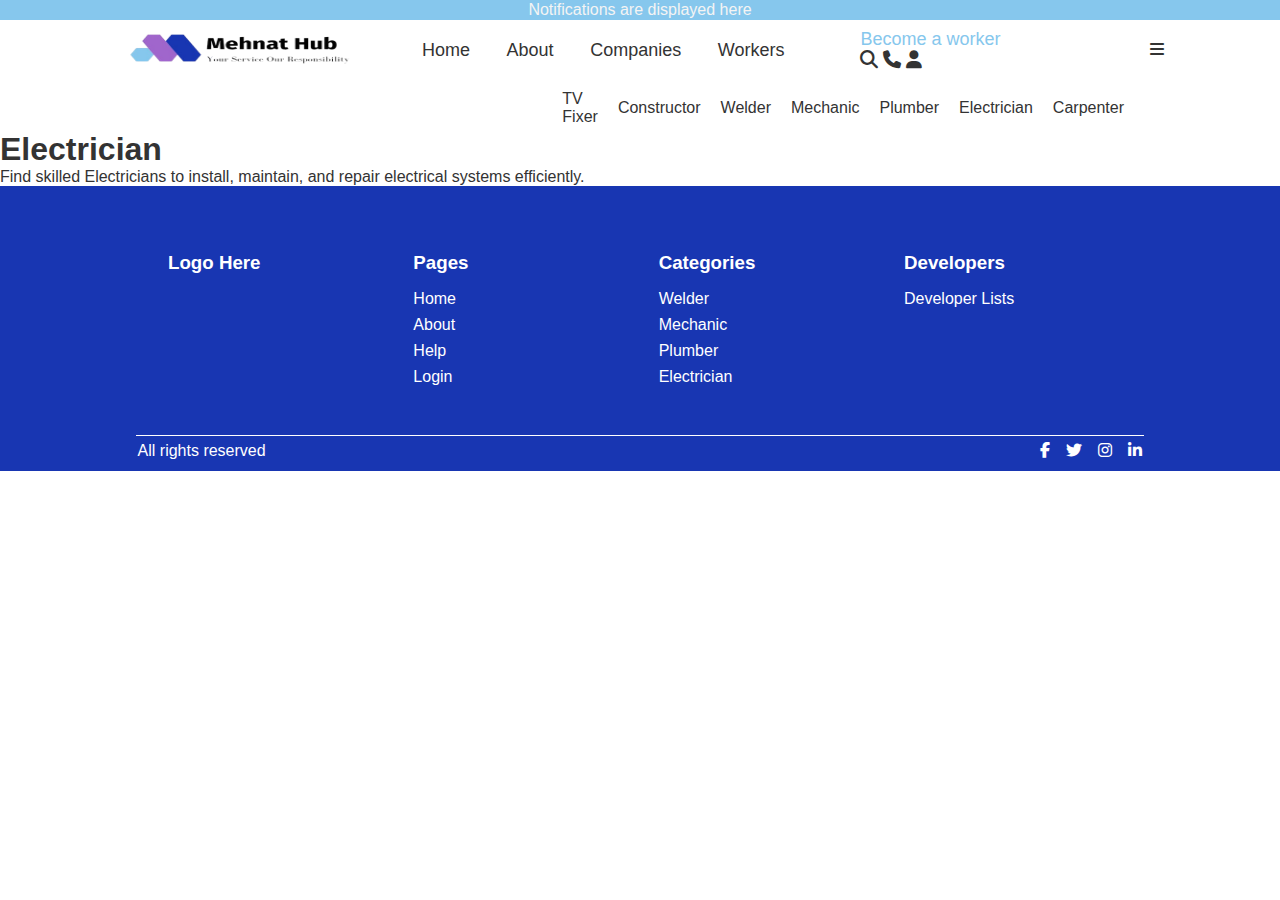
<file: pages/categories/electrician.html>
<!DOCTYPE html>
<html lang="en">
  <head>
    <meta charset="UTF-8" />
    <meta name="viewport" content="width=device-width, initial-scale=1.0" />
    <title>Electrician - MehnatHub</title>
    <link
      rel="stylesheet"
      href="https://cdnjs.cloudflare.com/ajax/libs/font-awesome/6.4.0/css/all.min.css"
    />
    <link
      rel="stylesheet"
      href="https://cdn.jsdelivr.net/npm/swiper/swiper-bundle.min.css"
    />
    <link rel="stylesheet" href="../../styles/styles.css" />
    <link rel="stylesheet" href="../../styles/categories/tvfixer.css" />
  </head>
  <body>
    <!-- Header -->
    <div class="parent-div">
      <div class="flex-c-c notify-div">
        <p class="">Notifications are displayed here</p>
      </div>

      <div class="nav-div">
        <nav class="navbar">
          <div class="mh-logo">
            <img src="../../assets/logo.png" alt="logo" class="logo" />
          </div>

          <div class="nav-links">
            <a href="./home.html" target="_blank">Home</a>
            <a href="#">About</a>
            <a href="./company.html" target="_blank">Companies</a>
            <a href="./worker.html" target="_blank">Workers</a>
          </div>

          <div class="nav-a-div">
            <a href="#" class="worker-a">Become a worker</a>
            <div class="icons-div">
              <i class="fa-solid fa-magnifying-glass"></i>
              <i class="fa-solid fa-phone"></i>
              <i class="fa-solid fa-user"></i>
            </div>
          </div>
          <div class="navbar-menu">
            <i class="fa-solid fa-bars"></i>
          </div>
        </nav>
        <div class="end-a-div">
          <div class="end-b-div">
            <div class="end-b-div">
              <a href="./tvfixer.html" target="_blank">TV Fixer</a>
              <a href="./constructor.html" target="_blank">Constructor</a>
              <a href="./welder.html" target="_blank">Welder</a>
              <a href="./mechanic.html" target="_blank">Mechanic</a>
              <a href="./plumber.html" target="_blank">Plumber</a>
              <a href="#">Electrician</a>
              <a href="./carpenter.html" target="_blank">Carpenter</a>
            </div>
          </div>
        </div>
      </div>
      <!-- Hero -->
      <div class="hero-div categories-hero">
        <h1>Electrician</h1>
        <p>
          Find skilled Electricians to install, maintain, and repair electrical
          systems efficiently.
        </p>
      </div>

      <!-- Footer -->
      <div class="footer-div">
        <div class="footer-div-1">
          <div class="footer-card">
            <h3>Logo Here</h3>
          </div>
          <div class="footer-card">
            <h3>Pages</h3>
            <div class="a-child">
              <a href="">Home</a>
              <a href="">About</a>
              <a href="">Help</a>
              <a href="">Login</a>
            </div>
          </div>
          <div class="footer-card">
            <h3>Categories</h3>
            <div class="a-child">
              <a href="">Welder</a>
              <a href="">Mechanic</a>
              <a href="">Plumber</a>
              <a href="">Electrician</a>
            </div>
          </div>
          <div class="footer-card">
            <h3>Developers</h3>
            <div class="a-child">
              <a href="">Developer Lists</a>
            </div>
          </div>
        </div>
        <div class="footer-div-2">
          <p>All rights reserved</p>
          <div class="social-icons">
            <i class="fa-brands fa-facebook-f"></i>
            <i class="fa-brands fa-twitter"></i>
            <i class="fa-brands fa-instagram"></i>
            <i class="fa-brands fa-linkedin-in"></i>
          </div>
        </div>
      </div>
    </div>
  </body>
</html>
</file>
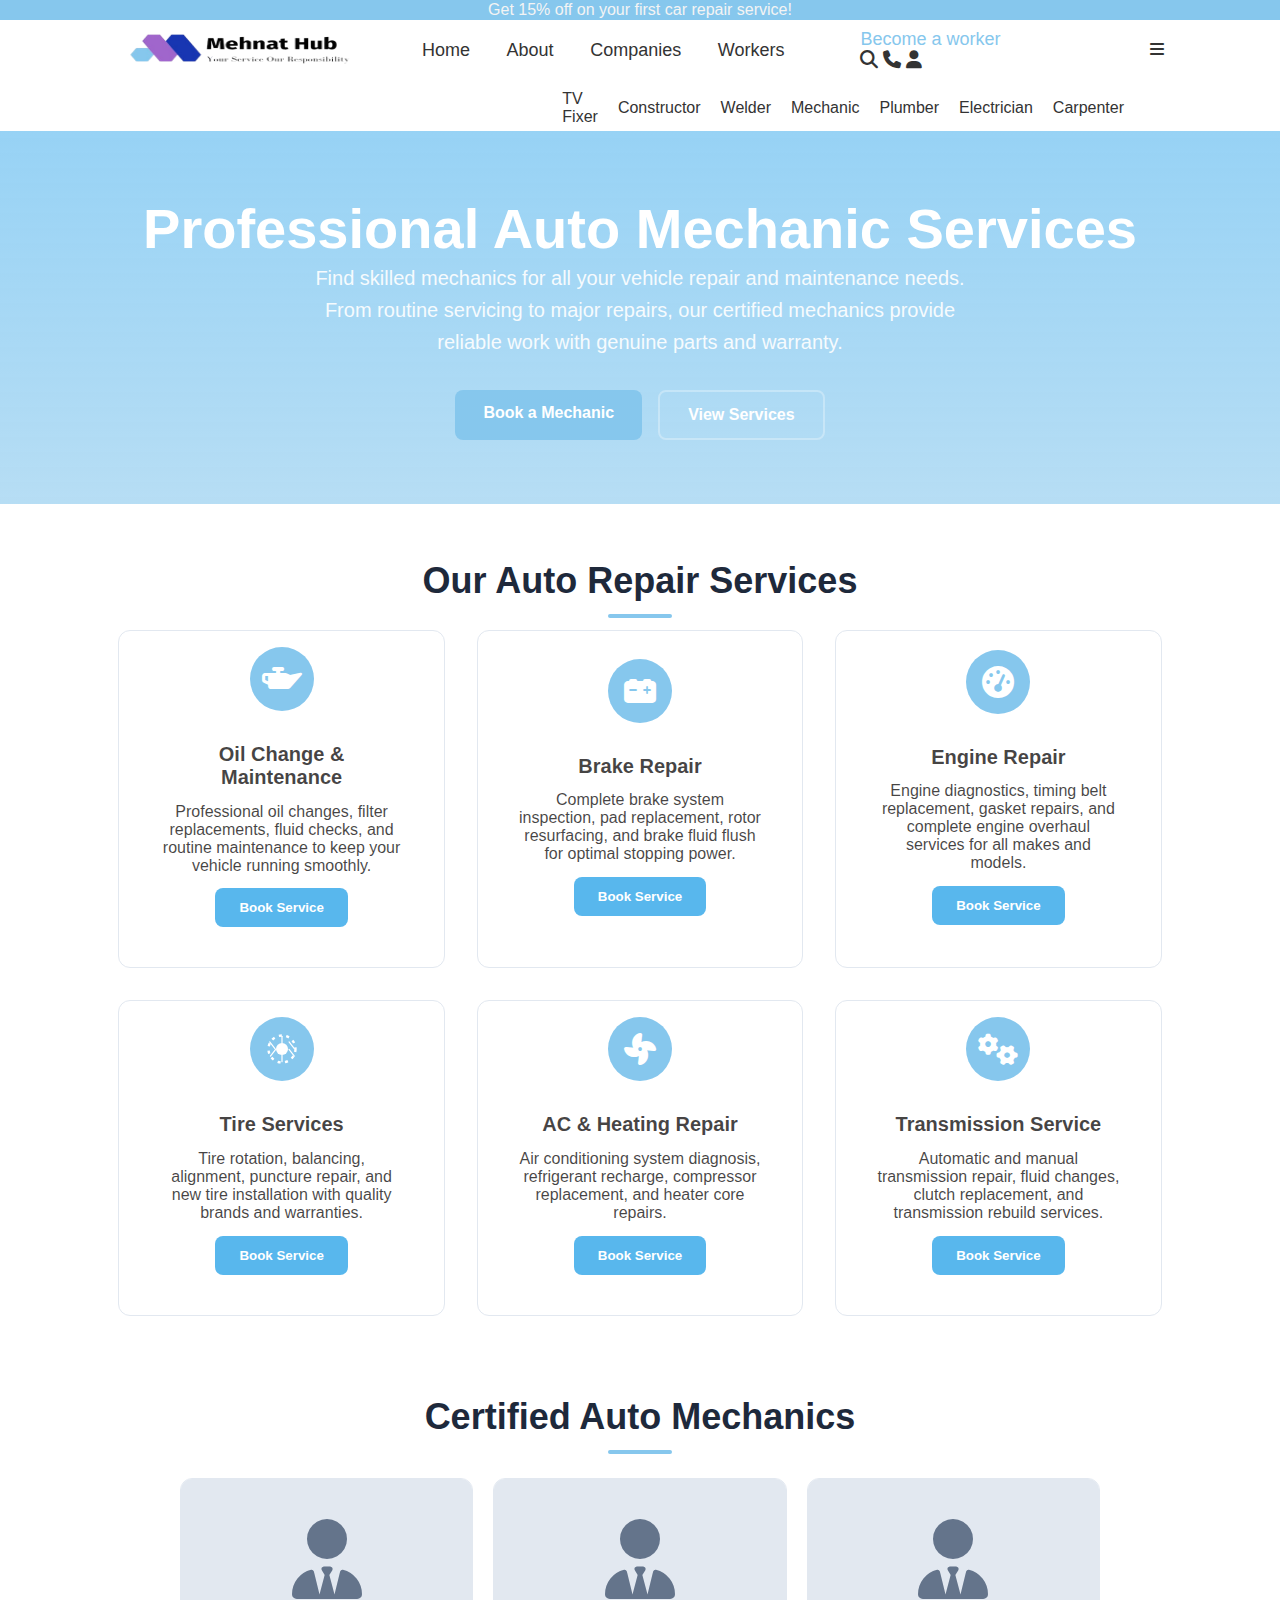
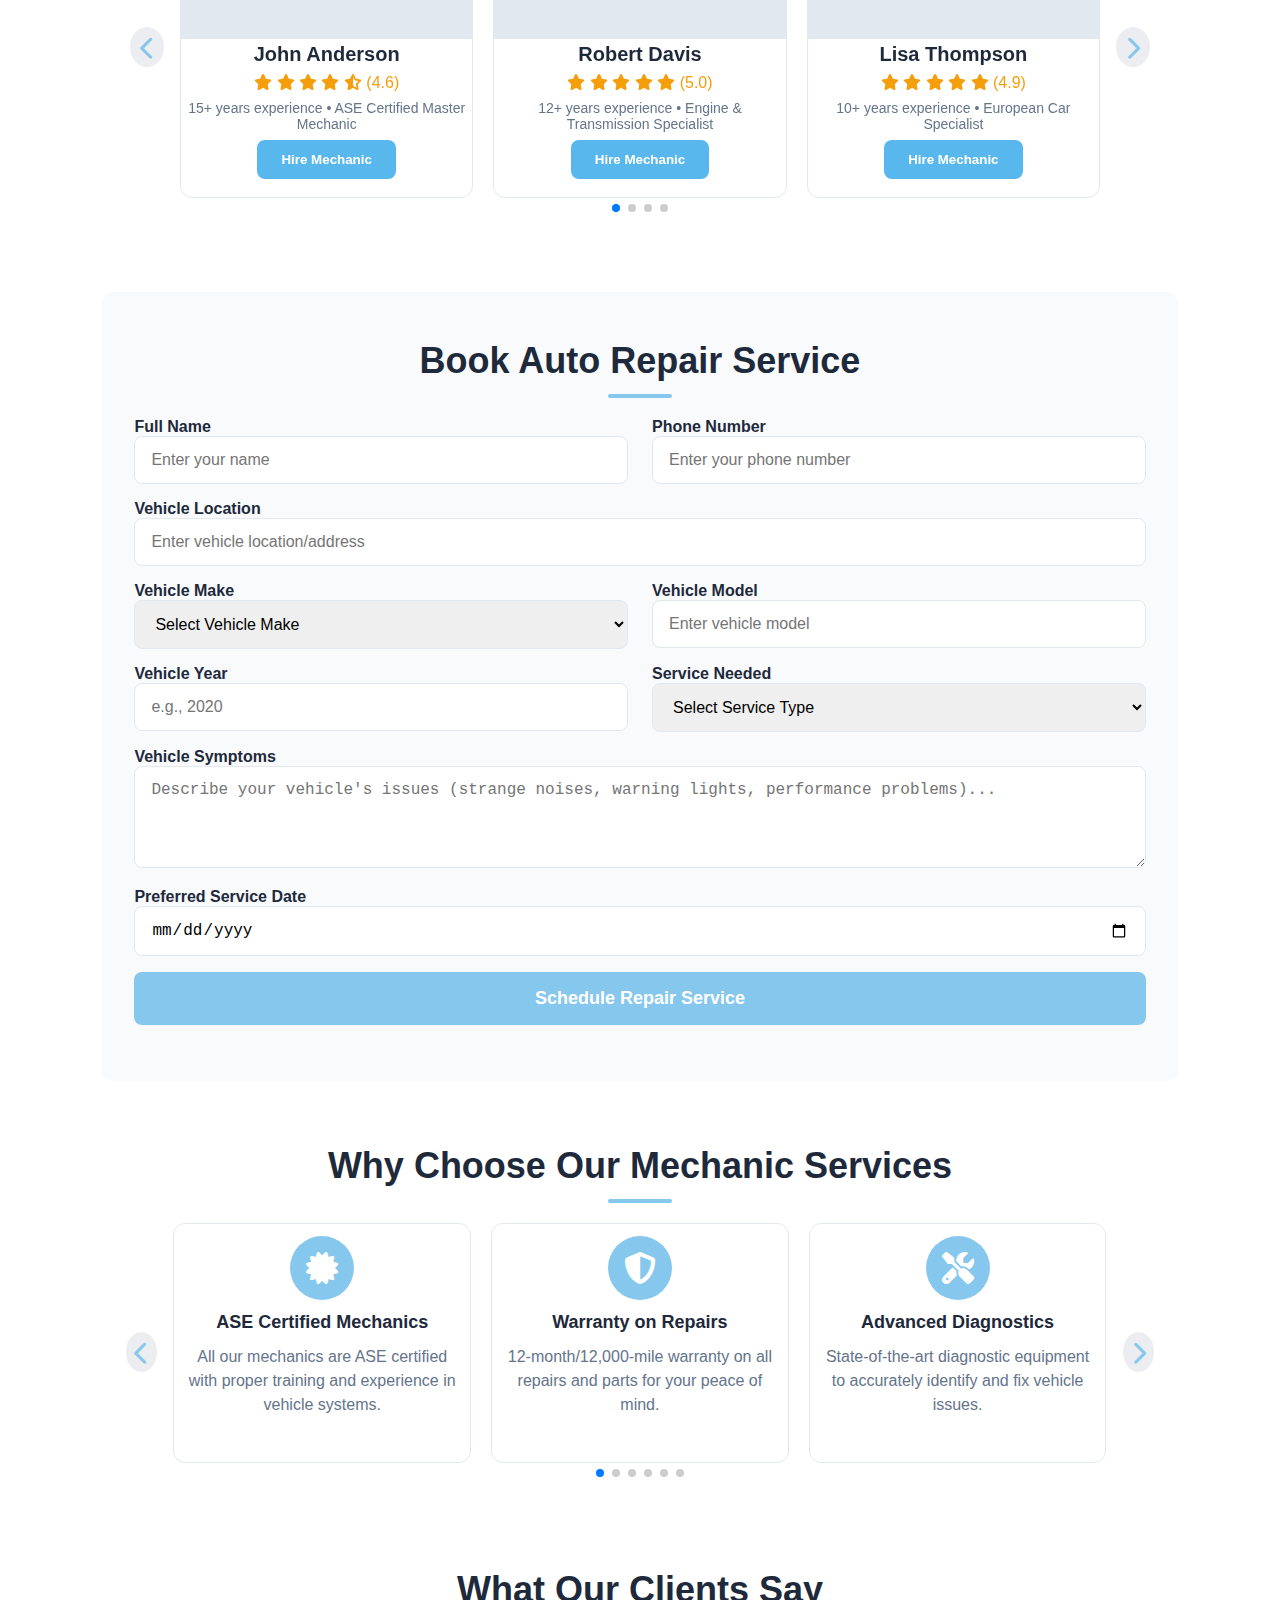
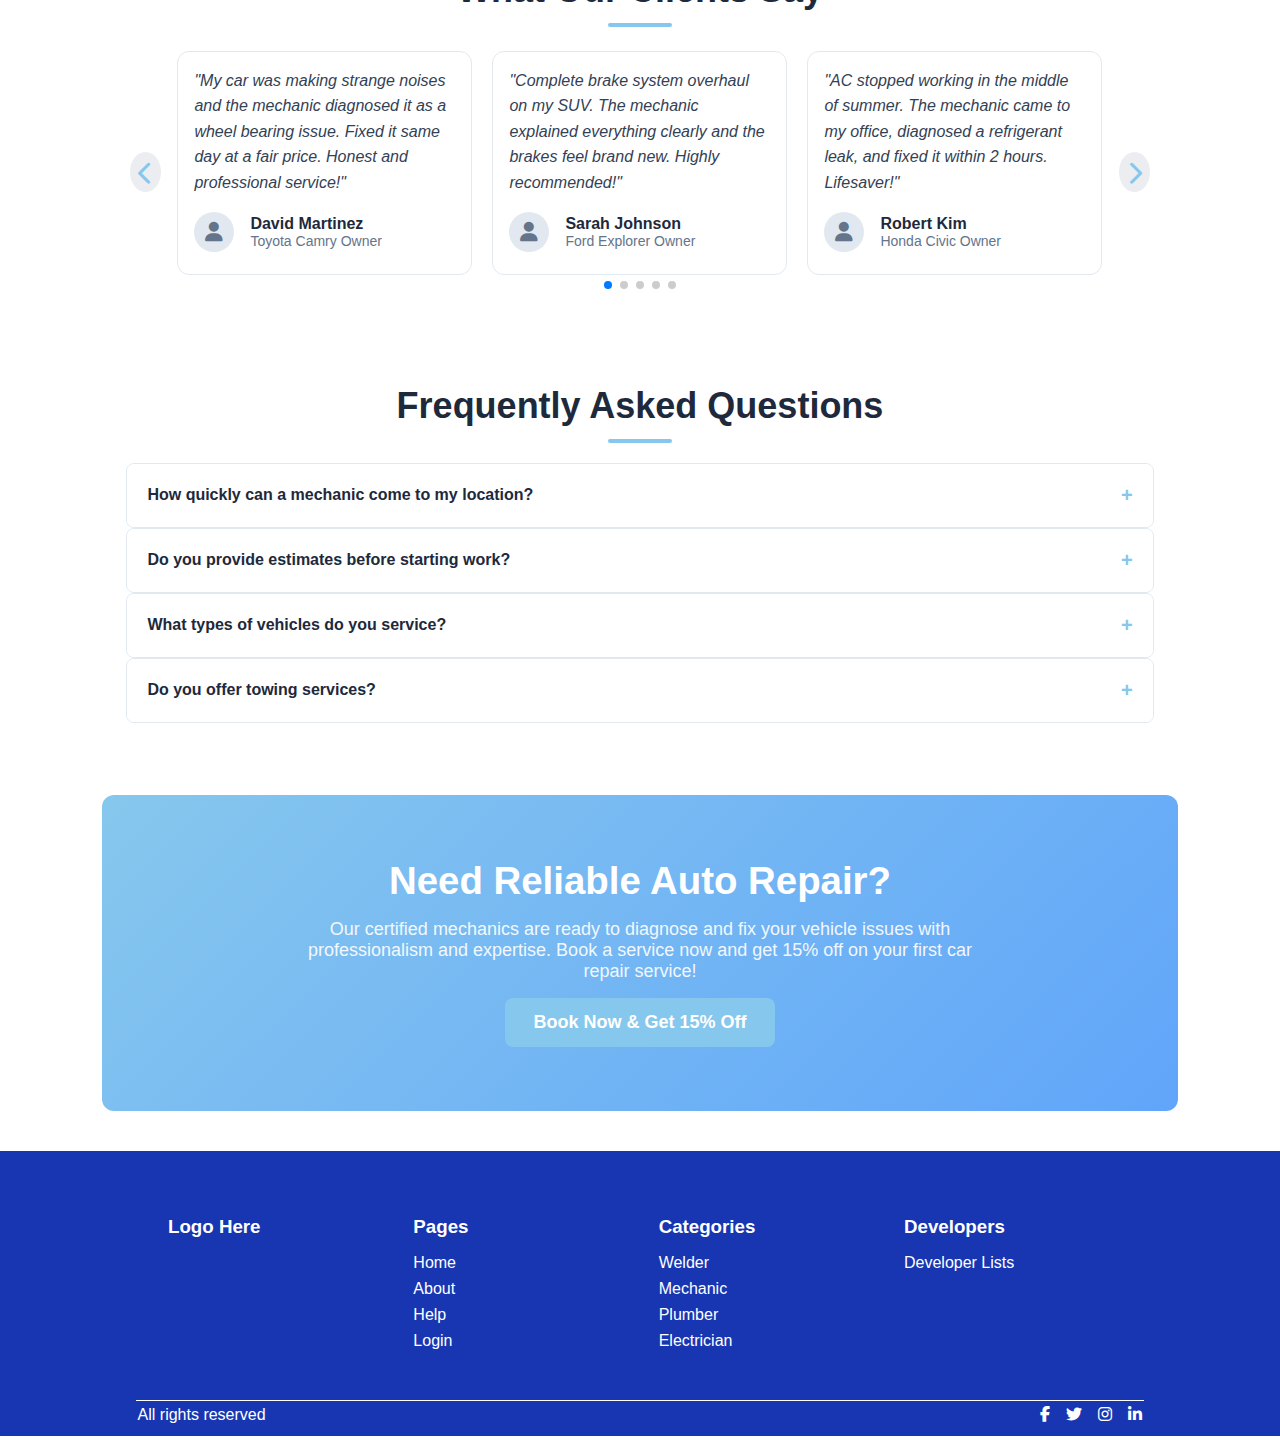
<file: pages/categories/mechanic.html>
<!DOCTYPE html>
<html lang="en">
  <head>
    <meta charset="UTF-8" />
    <meta name="viewport" content="width=device-width, initial-scale=1.0" />
    <title>Mechanic - MehnatHub</title>
    <link
      rel="stylesheet"
      href="https://cdnjs.cloudflare.com/ajax/libs/font-awesome/6.4.0/css/all.min.css"
    />
    <link
      rel="stylesheet"
      href="https://cdn.jsdelivr.net/npm/swiper/swiper-bundle.min.css"
    />
    <link rel="stylesheet" href="../../styles/styles.css" />
    <link rel="stylesheet" href="../../styles/categories/mechanic.css" />
  </head>
  <body>
    <!-- Header -->
    <div class="parent-div">
      <div class="flex-c-c notify-div">
        <p class="">Get 15% off on your first car repair service!</p>
      </div>

      <div class="nav-div">
        <nav class="navbar">
          <div class="mh-logo">
            <img src="../../assets/logo.png" alt="logo" class="logo" />
          </div>

          <div class="nav-links">
            <a href="./home.html" target="_blank">Home</a>
            <a href="#">About</a>
            <a href="./company.html" target="_blank">Companies</a>
            <a href="./worker.html" target="_blank">Workers</a>
          </div>

          <div class="nav-a-div">
            <a href="#" class="worker-a">Become a worker</a>
            <div class="icons-div">
              <i class="fa-solid fa-magnifying-glass"></i>
              <i class="fa-solid fa-phone"></i>
              <i class="fa-solid fa-user"></i>
            </div>
          </div>
          <div class="navbar-menu">
            <i class="fa-solid fa-bars"></i>
          </div>
        </nav>
        <div class="end-a-div">
          <div class="end-b-div">
            <div class="end-b-div">
              <a href="./tvfixer.html" target="_blank">TV Fixer</a>
              <a href="./constructor.html" target="_blank">Constructor</a>
              <a href="./welder.html" target="_blank">Welder</a>
              <a href="#" class="active">Mechanic</a>
              <a href="./plumber.html" target="_blank">Plumber</a>
              <a href="./electrician.html" target="_blank">Electrician</a>
              <a href="./carpenter.html" target="_blank">Carpenter</a>
            </div>
          </div>
        </div>
      </div>

      <!-- Hero -->
      <div class="mechanic-hero">
        <h1>Professional Auto Mechanic Services</h1>
        <p>
          Find skilled mechanics for all your vehicle repair and maintenance
          needs. From routine servicing to major repairs, our certified
          mechanics provide reliable work with genuine parts and warranty.
        </p>
        <div class="hero-btns">
          <a href="#booking" class="btn-primary">Book a Mechanic</a>
          <a href="#services" class="btn-secondary">View Services</a>
        </div>
      </div>

      <!-- Main Content -->
      <div class="content-div">
        <main class="mechanic-container">
          <!-- Services Section -->
          <section id="services" class="services-section">
            <h2 class="section-title">Our Auto Repair Services</h2>
            <div class="services-grid">
              <div class="service-card">
                <div class="service-icon">
                  <i class="fas fa-oil-can"></i>
                </div>
                <div class="service-content">
                  <h3>Oil Change & Maintenance</h3>
                  <p>
                    Professional oil changes, filter replacements, fluid checks,
                    and routine maintenance to keep your vehicle running
                    smoothly.
                  </p>
                  <button class="mechanic-btn">Book Service</button>
                </div>
              </div>

              <div class="service-card">
                <div class="service-icon">
                  <i class="fas fa-car-battery"></i>
                </div>
                <div class="service-content">
                  <h3>Brake Repair</h3>
                  <p>
                    Complete brake system inspection, pad replacement, rotor
                    resurfacing, and brake fluid flush for optimal stopping
                    power.
                  </p>
                  <button class="mechanic-btn">Book Service</button>
                </div>
              </div>

              <div class="service-card">
                <div class="service-icon">
                  <i class="fas fa-tachometer-alt"></i>
                </div>
                <div class="service-content">
                  <h3>Engine Repair</h3>
                  <p>
                    Engine diagnostics, timing belt replacement, gasket repairs,
                    and complete engine overhaul services for all makes and
                    models.
                  </p>
                  <button class="mechanic-btn">Book Service</button>
                </div>
              </div>

              <div class="service-card">
                <div class="service-icon">
                  <!-- Scalable, colorable tire/wheel SVG -->
                  <svg
                    xmlns="http://www.w3.org/2000/svg"
                    viewBox="0 0 24 24"
                    width="36"
                    height="36"
                    aria-hidden="true"
                  >
                    <!-- outer tire with "tread" via dashed stroke -->
                    <circle
                      cx="12"
                      cy="12"
                      r="9"
                      fill="none"
                      stroke="currentColor"
                      stroke-width="1.6"
                      stroke-dasharray="2 3"
                    />
                    <!-- rim / hub -->
                    <circle cx="12" cy="12" r="4" fill="currentColor" />
                    <!-- 6 spokes -->
                    <g
                      stroke="white"
                      stroke-width="0.8"
                      stroke-linecap="round"
                      stroke-linejoin="round"
                    >
                      <line x1="12" y1="3.5" x2="12" y2="8" />
                      <line x1="12" y1="16" x2="12" y2="20.5" />
                      <line x1="3.8" y1="7.3" x2="7.3" y2="11.8" />
                      <line x1="16.7" y1="12.2" x2="20.2" y2="16.7" />
                      <line x1="4.3" y1="16.7" x2="7.8" y2="12.2" />
                      <line x1="16.7" y1="7.3" x2="20.2" y2="11.8" />
                    </g>
                  </svg>
                </div>
                <div class="service-content">
                  <h3>Tire Services</h3>
                  <p>
                    Tire rotation, balancing, alignment, puncture repair, and
                    new tire installation with quality brands and warranties.
                  </p>
                  <button class="mechanic-btn">Book Service</button>
                </div>
              </div>

              <div class="service-card">
                <div class="service-icon">
                  <i class="fas fa-fan"></i>
                </div>
                <div class="service-content">
                  <h3>AC & Heating Repair</h3>
                  <p>
                    Air conditioning system diagnosis, refrigerant recharge,
                    compressor replacement, and heater core repairs.
                  </p>
                  <button class="mechanic-btn">Book Service</button>
                </div>
              </div>

              <div class="service-card">
                <div class="service-icon">
                  <i class="fas fa-cogs"></i>
                </div>
                <div class="service-content">
                  <h3>Transmission Service</h3>
                  <p>
                    Automatic and manual transmission repair, fluid changes,
                    clutch replacement, and transmission rebuild services.
                  </p>
                  <button class="mechanic-btn">Book Service</button>
                </div>
              </div>
            </div>
          </section>

          <!-- Mechanics Section -->
          <section class="mechanics-section">
            <h2 class="section-title">Certified Auto Mechanics</h2>
            <div class="mechanics-grid">
              <div class="technician-swipe-main">
                <div class="swiper-button-tech-prev">
                  <i class="fas fa-chevron-left"></i>
                </div>
                <div class="tech-swipe swiper">
                  <div class="swiper-wrapper">
                    <div class="mechanic-card swiper-slide">
                      <div class="mechanic-img">
                        <i class="fas fa-user-tie"></i>
                      </div>
                      <div class="tech-info">
                        <h3 class="mechanic-name">John Anderson</h3>
                        <div class="mechanic-rating">
                          <i class="fas fa-star"></i>
                          <i class="fas fa-star"></i>
                          <i class="fas fa-star"></i>
                          <i class="fas fa-star"></i>
                          <i class="fas fa-star-half-alt"></i>
                          <span> (4.6)</span>
                        </div>
                        <p class="mechanic-specialty">
                          15+ years experience • ASE Certified Master Mechanic
                        </p>
                        <button class="mechanic-btn">Hire Mechanic</button>
                      </div>
                    </div>
                    <div class="mechanic-card swiper-slide">
                      <div class="mechanic-img">
                        <i class="fas fa-user-tie"></i>
                      </div>
                      <div class="tech-info">
                        <h3 class="mechanic-name">Robert Davis</h3>
                        <div class="mechanic-rating">
                          <i class="fas fa-star"></i>
                          <i class="fas fa-star"></i>
                          <i class="fas fa-star"></i>
                          <i class="fas fa-star"></i>
                          <i class="fas fa-star"></i>
                          <span> (5.0)</span>
                        </div>
                        <p class="mechanic-specialty">
                          12+ years experience • Engine & Transmission
                          Specialist
                        </p>
                        <button class="mechanic-btn">Hire Mechanic</button>
                      </div>
                    </div>

                    <div class="mechanic-card swiper-slide">
                      <div class="mechanic-img">
                        <i class="fas fa-user-tie"></i>
                      </div>
                      <div class="tech-info">
                        <h3 class="mechanic-name">Lisa Thompson</h3>
                        <div class="mechanic-rating">
                          <i class="fas fa-star"></i>
                          <i class="fas fa-star"></i>
                          <i class="fas fa-star"></i>
                          <i class="fas fa-star"></i>
                          <i class="fas fa-star"></i>
                          <span> (4.9)</span>
                        </div>
                        <p class="mechanic-specialty">
                          10+ years experience • European Car Specialist
                        </p>
                        <button class="mechanic-btn">Hire Mechanic</button>
                      </div>
                    </div>

                    <div class="mechanic-card swiper-slide">
                      <div class="mechanic-img">
                        <i class="fas fa-user-tie"></i>
                      </div>
                      <div class="tech-info">
                        <h3 class="mechanic-name">Michael Wilson</h3>
                        <div class="mechanic-rating">
                          <i class="fas fa-star"></i>
                          <i class="fas fa-star"></i>
                          <i class="fas fa-star"></i>
                          <i class="fas fa-star"></i>
                          <i class="fas fa-star-half-alt"></i>
                          <span> (4.7)</span>
                        </div>
                        <p class="mechanic-specialty">
                          18+ years experience • Diagnostic & Electrical Expert
                        </p>
                        <button class="mechanic-btn">Hire Mechanic</button>
                      </div>
                    </div>
                  </div>
                  <div class="swiper-pagination" style="position: static"></div>
                </div>
                <div class="swiper-button-tech-next">
                  <i class="fas fa-chevron-right"></i>
                </div>
              </div>
            </div>
          </section>

          <!-- Booking Section -->
          <section id="booking" class="booking-section">
            <h2 class="section-title">Book Auto Repair Service</h2>
            <form class="booking-form">
              <div class="form-row">
                <div class="form-group">
                  <label for="name">Full Name</label>
                  <input
                    type="text"
                    id="name"
                    class="form-control"
                    placeholder="Enter your name"
                    required
                  />
                </div>
                <div class="form-group">
                  <label for="phone">Phone Number</label>
                  <input
                    type="tel"
                    id="phone"
                    class="form-control"
                    placeholder="Enter your phone number"
                    required
                  />
                </div>
              </div>

              <div class="form-group">
                <label for="address">Vehicle Location</label>
                <input
                  type="text"
                  id="address"
                  class="form-control"
                  placeholder="Enter vehicle location/address"
                  required
                />
              </div>

              <div class="form-row">
                <div class="form-group">
                  <label for="vehicle-make">Vehicle Make</label>
                  <select id="vehicle-make" class="form-control" required>
                    <option value="">Select Vehicle Make</option>
                    <option value="toyota">Toyota</option>
                    <option value="honda">Honda</option>
                    <option value="ford">Ford</option>
                    <option value="chevrolet">Chevrolet</option>
                    <option value="bmw">BMW</option>
                    <option value="mercedes">Mercedes-Benz</option>
                    <option value="audi">Audi</option>
                    <option value="other">Other</option>
                  </select>
                </div>
                <div class="form-group">
                  <label for="vehicle-model">Vehicle Model</label>
                  <input
                    type="text"
                    id="vehicle-model"
                    class="form-control"
                    placeholder="Enter vehicle model"
                    required
                  />
                </div>
              </div>

              <div class="form-row">
                <div class="form-group">
                  <label for="vehicle-year">Vehicle Year</label>
                  <input
                    type="number"
                    id="vehicle-year"
                    class="form-control"
                    placeholder="e.g., 2020"
                    min="1990"
                    max="2024"
                    required
                  />
                </div>
                <div class="form-group">
                  <label for="service-type">Service Needed</label>
                  <select id="service-type" class="form-control" required>
                    <option value="">Select Service Type</option>
                    <option value="maintenance">Routine Maintenance</option>
                    <option value="brakes">Brake Repair</option>
                    <option value="engine">Engine Repair</option>
                    <option value="tires">Tire Service</option>
                    <option value="ac">AC & Heating</option>
                    <option value="transmission">Transmission</option>
                    <option value="diagnostic">Diagnostic Check</option>
                    <option value="other">Other</option>
                  </select>
                </div>
              </div>

              <div class="form-group">
                <label for="symptoms">Vehicle Symptoms</label>
                <textarea
                  id="symptoms"
                  class="form-control"
                  rows="4"
                  placeholder="Describe your vehicle's issues (strange noises, warning lights, performance problems)..."
                ></textarea>
              </div>

              <div class="form-group">
                <label for="preferred-date">Preferred Service Date</label>
                <input
                  type="date"
                  id="preferred-date"
                  class="form-control"
                  required
                />
              </div>

              <button type="submit" class="submit-btn">
                Schedule Repair Service
              </button>
            </form>
          </section>

          <!-- Features Section -->
          <section class="features-section">
            <h2 class="section-title">Why Choose Our Mechanic Services</h2>
            <div class="features-grid">
              <div class="service-swipe-div">
                <div class="swiper-button-service-prev">
                  <i class="fas fa-chevron-left"></i>
                </div>

                <div class="service-swipe swiper">
                  <div class="swiper-wrapper">
                    <div class="feature-item swiper-slide">
                      <div class="feature-icon">
                        <i class="fas fa-certificate"></i>
                      </div>
                      <h3>ASE Certified Mechanics</h3>
                      <p>
                        All our mechanics are ASE certified with proper training
                        and experience in vehicle systems.
                      </p>
                    </div>

                    <div class="feature-item swiper-slide">
                      <div class="feature-icon">
                        <i class="fas fa-shield-alt"></i>
                      </div>
                      <h3>Warranty on Repairs</h3>
                      <p>
                        12-month/12,000-mile warranty on all repairs and parts
                        for your peace of mind.
                      </p>
                    </div>

                    <div class="feature-item swiper-slide">
                      <div class="feature-icon">
                        <i class="fas fa-tools"></i>
                      </div>
                      <h3>Advanced Diagnostics</h3>
                      <p>
                        State-of-the-art diagnostic equipment to accurately
                        identify and fix vehicle issues.
                      </p>
                    </div>

                    <div class="feature-item swiper-slide">
                      <div class="feature-icon">
                        <i class="fas fa-medal"></i>
                      </div>
                      <h3>Genuine Parts</h3>
                      <p>
                        We use only OEM or high-quality aftermarket parts for
                        all repairs and replacements.
                      </p>
                    </div>

                    <div class="feature-item swiper-slide">
                      <div class="feature-icon">
                        <i class="fas fa-clock"></i>
                      </div>
                      <h3>Same-Day Service</h3>
                      <p>
                        Most repairs completed same day with priority service
                        for emergency repairs.
                      </p>
                    </div>

                    <div class="feature-item swiper-slide">
                      <div class="feature-icon">
                        <i class="fas fa-dollar-sign"></i>
                      </div>
                      <h3>Transparent Pricing</h3>
                      <p>
                        Upfront quotes with no hidden fees. We provide detailed
                        cost before any work begins.
                      </p>
                    </div>
                  </div>
                  <div class="swiper-pagination" style="position: static"></div>
                </div>
                <div class="swiper-button-service-next">
                  <i class="fas fa-chevron-right"></i>
                </div>
              </div>
            </div>
          </section>

          <!-- Testimonials -->
          <section class="testimonials-section">
            <h2 class="section-title">What Our Clients Say</h2>
            <div class="testimonial-slider">
              <div class="testimonial-swipe-div">
                <div class="swiper-button-test-prev">
                  <i class="fas fa-chevron-left"></i>
                </div>
                <div class="testimonial-swipe swiper">
                  <div class="swiper-wrapper">
                    <!-- Testimonial 1 -->
                    <div class="testimonial swiper-slide">
                      <p class="testimonial-text">
                        "My car was making strange noises and the mechanic
                        diagnosed it as a wheel bearing issue. Fixed it same day
                        at a fair price. Honest and professional service!"
                      </p>
                      <div class="testimonial-author">
                        <div class="author-img">
                          <i class="fas fa-user"></i>
                        </div>
                        <div class="author-info">
                          <h4>David Martinez</h4>
                          <p>Toyota Camry Owner</p>
                        </div>
                      </div>
                    </div>

                    <!-- Testimonial 2 -->
                    <div class="testimonial swiper-slide">
                      <p class="testimonial-text">
                        "Complete brake system overhaul on my SUV. The mechanic
                        explained everything clearly and the brakes feel brand
                        new. Highly recommended!"
                      </p>
                      <div class="testimonial-author">
                        <div class="author-img">
                          <i class="fas fa-user"></i>
                        </div>
                        <div class="author-info">
                          <h4>Sarah Johnson</h4>
                          <p>Ford Explorer Owner</p>
                        </div>
                      </div>
                    </div>

                    <!-- Testimonial 3 -->
                    <div class="testimonial swiper-slide">
                      <p class="testimonial-text">
                        "AC stopped working in the middle of summer. The
                        mechanic came to my office, diagnosed a refrigerant
                        leak, and fixed it within 2 hours. Lifesaver!"
                      </p>
                      <div class="testimonial-author">
                        <div class="author-img">
                          <i class="fas fa-user"></i>
                        </div>
                        <div class="author-info">
                          <h4>Robert Kim</h4>
                          <p>Honda Civic Owner</p>
                        </div>
                      </div>
                    </div>

                    <!-- Testimonial 4 -->
                    <div class="testimonial swiper-slide">
                      <p class="testimonial-text">
                        "Transmission issues on my truck were diagnosed
                        accurately and repaired efficiently. Saved me thousands
                        compared to dealership prices."
                      </p>
                      <div class="testimonial-author">
                        <div class="author-img">
                          <i class="fas fa-user"></i>
                        </div>
                        <div class="author-info">
                          <h4>Michael Brown</h4>
                          <p>Chevrolet Silverado Owner</p>
                        </div>
                      </div>
                    </div>

                    <!-- Testimonial 5 -->
                    <div class="testimonial swiper-slide">
                      <p class="testimonial-text">
                        "Regular maintenance service was thorough and reasonably
                        priced. The mechanic noticed several potential issues
                        and prevented bigger problems."
                      </p>
                      <div class="testimonial-author">
                        <div class="author-img">
                          <i class="fas fa-user"></i>
                        </div>
                        <div class="author-info">
                          <h4>Jennifer Lee</h4>
                          <p>BMW 3 Series Owner</p>
                        </div>
                      </div>
                    </div>
                  </div>
                  <div class="swiper-pagination" style="position: static"></div>
                </div>
                <div class="swiper-button-test-next">
                  <i class="fas fa-chevron-right"></i>
                </div>
              </div>
            </div>
          </section>

          <!-- FAQ Section -->
          <section class="faq-section">
            <h2 class="section-title">Frequently Asked Questions</h2>
            <div class="faq-container">
              <div class="faq-item">
                <div class="faq-question">
                  <span>How quickly can a mechanic come to my location?</span>
                  <span class="faq-toggle">+</span>
                </div>
                <div class="faq-answer">
                  <p>
                    For emergency repairs, we can often dispatch a mechanic
                    within 2-4 hours. For scheduled maintenance, we typically
                    book appointments within 24-48 hours. Rush service is
                    available for urgent situations.
                  </p>
                </div>
              </div>

              <div class="faq-item">
                <div class="faq-question">
                  <span>Do you provide estimates before starting work?</span>
                  <span class="faq-toggle">+</span>
                </div>
                <div class="faq-answer">
                  <p>
                    Yes, we always provide a detailed estimate before beginning
                    any repair work. The estimate includes parts, labor, and any
                    additional costs. We will contact you for approval before
                    proceeding with any work beyond the initial diagnosis.
                  </p>
                </div>
              </div>

              <div class="faq-item">
                <div class="faq-question">
                  <span>What types of vehicles do you service?</span>
                  <span class="faq-toggle">+</span>
                </div>
                <div class="faq-answer">
                  <p>
                    We service all makes and models including cars, trucks,
                    SUVs, and vans. Our mechanics have expertise in domestic,
                    Asian, and European vehicles. For specialized vehicles, we
                    have mechanics with specific brand training.
                  </p>
                </div>
              </div>

              <div class="faq-item">
                <div class="faq-question">
                  <span>Do you offer towing services?</span>
                  <span class="faq-toggle">+</span>
                </div>
                <div class="faq-answer">
                  <p>
                    Yes, we partner with reliable towing companies and can
                    arrange vehicle transport to our facility or your preferred
                    location. Towing costs are separate and will be included in
                    your estimate.
                  </p>
                </div>
              </div>
            </div>
          </section>

          <!-- CTA Section -->
          <section class="cta-section">
            <h2>Need Reliable Auto Repair?</h2>
            <p>
              Our certified mechanics are ready to diagnose and fix your vehicle
              issues with professionalism and expertise. Book a service now and
              get 15% off on your first car repair service!
            </p>
            <a href="#booking" class="btn-primary" style="font-size: 1.125rem">
              Book Now & Get 15% Off
            </a>
          </section>
        </main>
      </div>

      <!-- Footer -->
      <div class="footer-div">
        <div class="footer-div-1">
          <div class="footer-card">
            <h3>Logo Here</h3>
          </div>
          <div class="footer-card">
            <h3>Pages</h3>
            <div class="a-child">
              <a href="">Home</a>
              <a href="">About</a>
              <a href="">Help</a>
              <a href="">Login</a>
            </div>
          </div>
          <div class="footer-card">
            <h3>Categories</h3>
            <div class="a-child">
              <a href="">Welder</a>
              <a href="">Mechanic</a>
              <a href="">Plumber</a>
              <a href="">Electrician</a>
            </div>
          </div>
          <div class="footer-card">
            <h3>Developers</h3>
            <div class="a-child">
              <a href="">Developer Lists</a>
            </div>
          </div>
        </div>
        <div class="footer-div-2">
          <p>All rights reserved</p>
          <div class="social-icons">
            <i class="fa-brands fa-facebook-f"></i>
            <i class="fa-brands fa-twitter"></i>
            <i class="fa-brands fa-instagram"></i>
            <i class="fa-brands fa-linkedin-in"></i>
          </div>
        </div>
      </div>
      <button class="back-to-top" id="backToTop" aria-label="Back to Top">
        <i class="fas fa-chevron-up"></i>
      </button>
    </div>
    <script src="https://cdn.jsdelivr.net/npm/swiper/swiper-bundle.min.js"></script>

    <script>
      // FAQ Toggle Functionality
      document.querySelectorAll(".faq-question").forEach((question) => {
        question.addEventListener("click", () => {
          const faqItem = question.parentElement;
          faqItem.classList.toggle("active");
        });
      });

      // Form Submission
      document
        .querySelector(".booking-form")
        .addEventListener("submit", function (e) {
          e.preventDefault();
          alert(
            "Thank you for your auto repair service request! A certified mechanic will contact you within 2 hours to schedule your service."
          );
          this.reset();
        });

      // Service Card Buttons
      document
        .querySelectorAll(".service-card .mechanic-btn")
        .forEach((button) => {
          button.addEventListener("click", function () {
            const serviceName =
              this.parentElement.querySelector("h3").textContent;
            alert(
              `You've selected: ${serviceName}\nYou will be redirected to the booking form to schedule your service.`
            );
            document
              .getElementById("booking")
              .scrollIntoView({ behavior: "smooth" });
          });
        });

      // Mechanic Card Buttons
      document
        .querySelectorAll(".mechanic-card .mechanic-btn")
        .forEach((button) => {
          button.addEventListener("click", function () {
            const mechanicName =
              this.parentElement.querySelector(".mechanic-name").textContent;
            alert(
              `You've selected ${mechanicName} for your auto repair. You will be redirected to the booking form.`
            );
            document
              .getElementById("booking")
              .scrollIntoView({ behavior: "smooth" });
          });
        });

      // Initialize Swipers
      const swiper = new Swiper(".tech-swipe", {
        slidesPerView: 1,
        spaceBetween: 20,
        loop: true,
        autoplay: {
          delay: 3000,
        },
        pagination: {
          el: ".swiper-pagination",
          clickable: true,
        },
        navigation: {
          nextEl: ".swiper-button-tech-next",
          prevEl: ".swiper-button-tech-prev",
        },
        breakpoints: {
          640: { slidesPerView: 1 },
          768: { slidesPerView: 2 },
          1024: { slidesPerView: 3 },
        },
      });

      const serviceSwiper = new Swiper(".service-swipe", {
        slidesPerView: 1,
        spaceBetween: 20,
        loop: true,
        autoplay: {
          delay: 3000,
        },
        pagination: {
          el: ".swiper-pagination",
          clickable: true,
        },
        navigation: {
          nextEl: ".swiper-button-service-next",
          prevEl: ".swiper-button-service-prev",
        },
        breakpoints: {
          640: { slidesPerView: 1 },
          768: { slidesPerView: 2 },
          1024: { slidesPerView: 3 },
        },
      });

      const testSwiper = new Swiper(".testimonial-swipe", {
        slidesPerView: 1,
        spaceBetween: 20,
        loop: true,
        autoplay: {
          delay: 3000,
        },
        pagination: {
          el: ".swiper-pagination",
          clickable: true,
        },
        navigation: {
          nextEl: ".swiper-button-test-next",
          prevEl: ".swiper-button-test-prev",
        },
        breakpoints: {
          640: { slidesPerView: 1 },
          768: { slidesPerView: 2 },
          1024: { slidesPerView: 3 },
        },
      });

      // Back to Top Button
      const backToTopButton = document.getElementById("backToTop");

      // Show/hide button based on scroll position
      window.addEventListener("scroll", () => {
        if (window.pageYOffset > 300) {
          // Show after scrolling 300px
          backToTopButton.classList.add("visible");
        } else {
          backToTopButton.classList.remove("visible");
        }
      });

      // Scroll to top when clicked
      backToTopButton.addEventListener("click", () => {
        window.scrollTo({
          top: 0,
          behavior: "smooth",
        });
      });
    </script>
  </body>
</html>
</file>
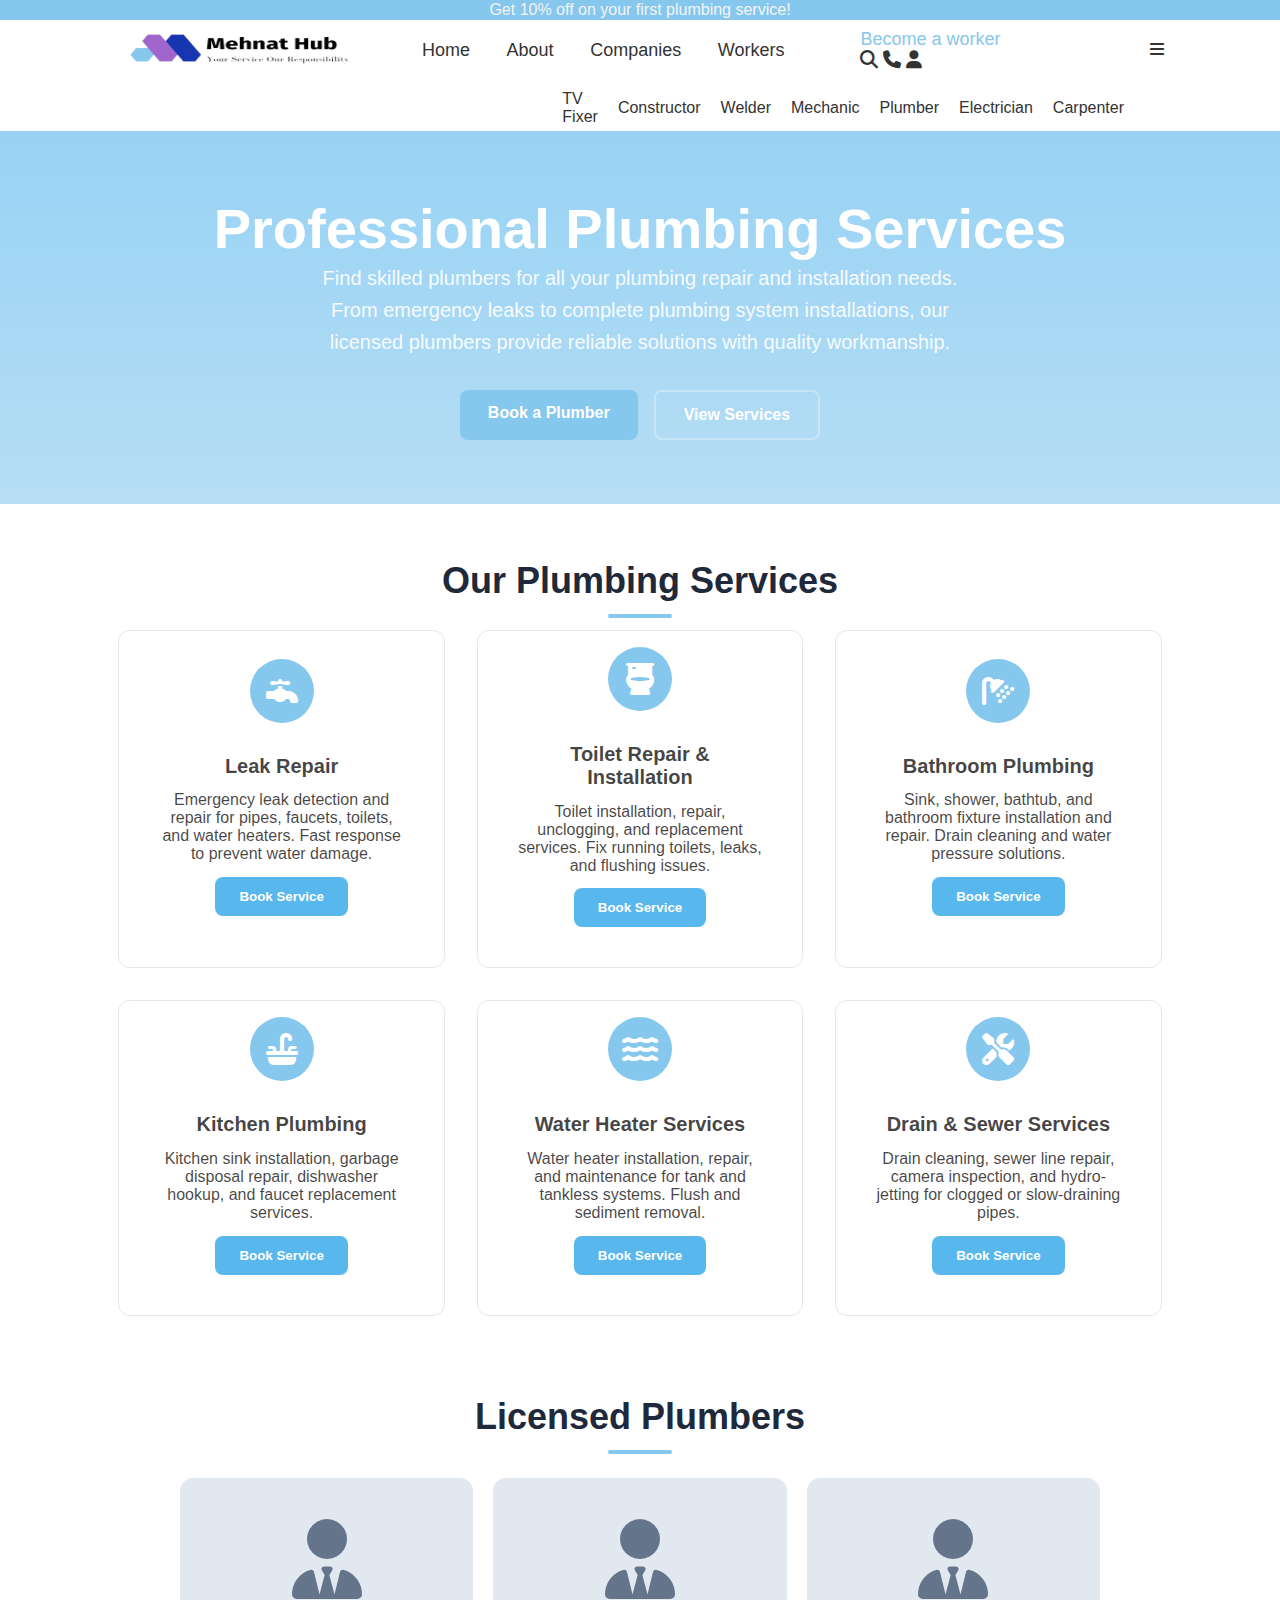
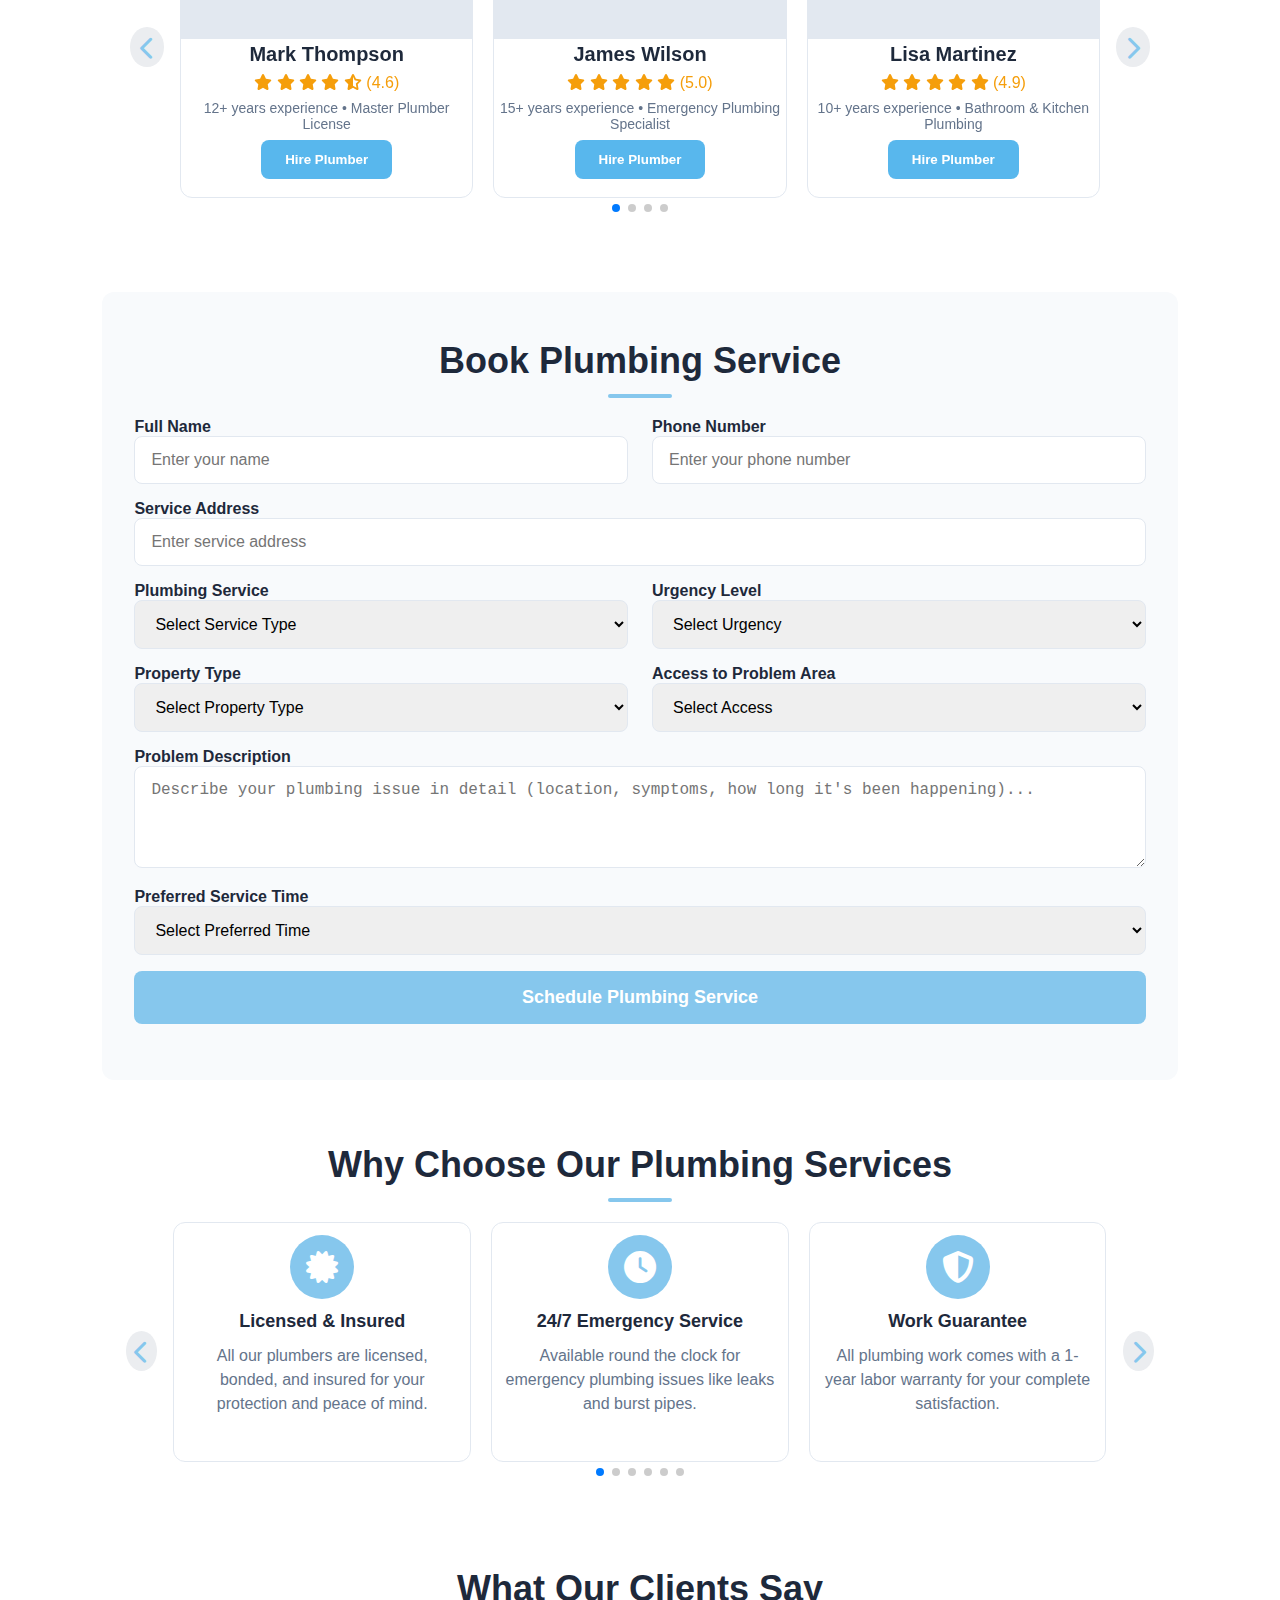
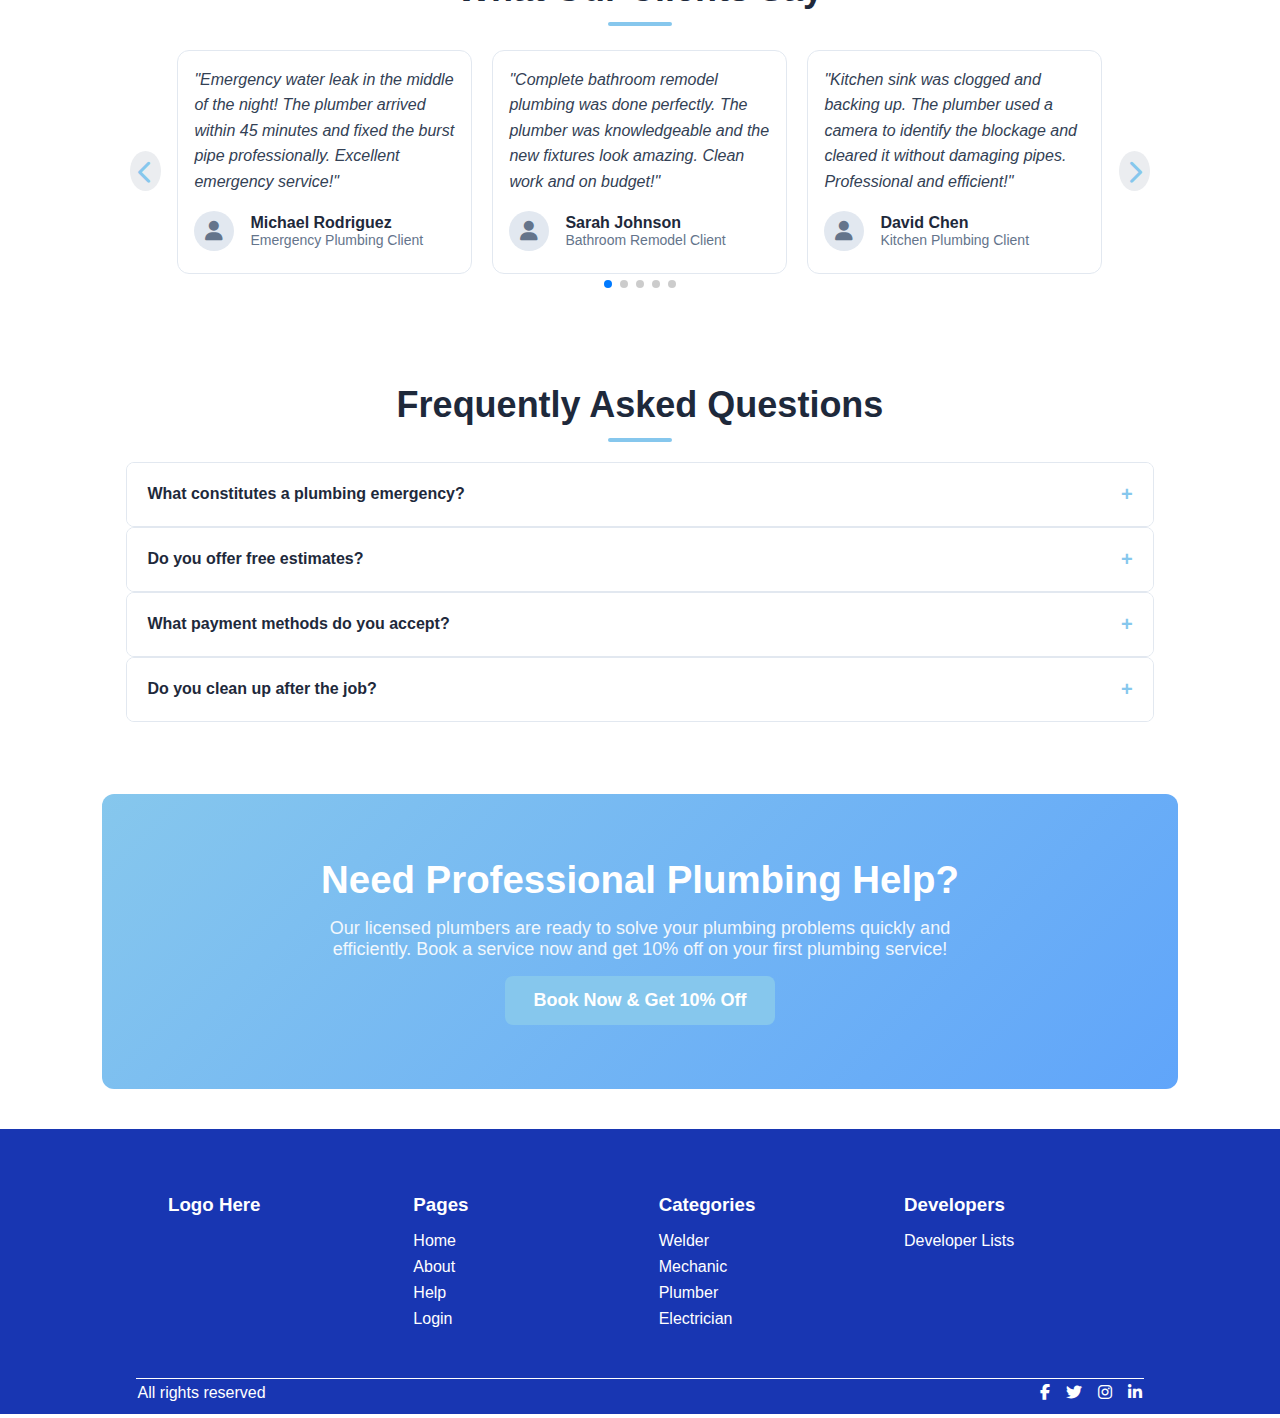
<file: pages/categories/plumber.html>
<!DOCTYPE html>
<html lang="en">
  <head>
    <meta charset="UTF-8" />
    <meta name="viewport" content="width=device-width, initial-scale=1.0" />
    <title>Plumber - MehnatHub</title>
    <link
      rel="stylesheet"
      href="https://cdnjs.cloudflare.com/ajax/libs/font-awesome/6.4.0/css/all.min.css"
    />
    <link
      rel="stylesheet"
      href="https://cdn.jsdelivr.net/npm/swiper/swiper-bundle.min.css"
    />
    <link rel="stylesheet" href="../../styles/styles.css" />
    <link rel="stylesheet" href="../../styles/categories/plumber.css" />
  </head>
  <body>
    <!-- Header -->
    <div class="parent-div">
      <div class="flex-c-c notify-div">
        <p class="">Get 10% off on your first plumbing service!</p>
      </div>

      <div class="nav-div">
        <nav class="navbar">
          <div class="mh-logo">
            <img src="../../assets/logo.png" alt="logo" class="logo" />
          </div>

          <div class="nav-links">
            <a href="./home.html" target="_blank">Home</a>
            <a href="#">About</a>
            <a href="./company.html" target="_blank">Companies</a>
            <a href="./worker.html" target="_blank">Workers</a>
          </div>

          <div class="nav-a-div">
            <a href="#" class="worker-a">Become a worker</a>
            <div class="icons-div">
              <i class="fa-solid fa-magnifying-glass"></i>
              <i class="fa-solid fa-phone"></i>
              <i class="fa-solid fa-user"></i>
            </div>
          </div>
          <div class="navbar-menu">
            <i class="fa-solid fa-bars"></i>
          </div>
        </nav>
        <div class="end-a-div">
          <div class="end-b-div">
            <div class="end-b-div">
              <a href="./tvfixer.html" target="_blank">TV Fixer</a>
              <a href="./constructor.html" target="_blank">Constructor</a>
              <a href="./welder.html" target="_blank">Welder</a>
              <a href="./mechanic.html" target="_blank">Mechanic</a>
              <a href="#" class="active">Plumber</a>
              <a href="./electrician.html" target="_blank">Electrician</a>
              <a href="./carpenter.html" target="_blank">Carpenter</a>
            </div>
          </div>
        </div>
      </div>

      <!-- Hero -->
      <div class="plumber-hero">
        <h1>Professional Plumbing Services</h1>
        <p>
          Find skilled plumbers for all your plumbing repair and installation
          needs. From emergency leaks to complete plumbing system installations,
          our licensed plumbers provide reliable solutions with quality
          workmanship.
        </p>
        <div class="hero-btns">
          <a href="#booking" class="btn-primary">Book a Plumber</a>
          <a href="#services" class="btn-secondary">View Services</a>
        </div>
      </div>

      <!-- Main Content -->
      <div class="content-div">
        <main class="plumber-container">
          <!-- Services Section -->
          <section id="services" class="services-section">
            <h2 class="section-title">Our Plumbing Services</h2>
            <div class="services-grid">
              <div class="service-card">
                <div class="service-icon">
                  <i class="fas fa-faucet"></i>
                </div>
                <div class="service-content">
                  <h3>Leak Repair</h3>
                  <p>
                    Emergency leak detection and repair for pipes, faucets,
                    toilets, and water heaters. Fast response to prevent water
                    damage.
                  </p>
                  <button class="plumber-btn">Book Service</button>
                </div>
              </div>

              <div class="service-card">
                <div class="service-icon">
                  <i class="fas fa-toilet"></i>
                </div>
                <div class="service-content">
                  <h3>Toilet Repair & Installation</h3>
                  <p>
                    Toilet installation, repair, unclogging, and replacement
                    services. Fix running toilets, leaks, and flushing issues.
                  </p>
                  <button class="plumber-btn">Book Service</button>
                </div>
              </div>

              <div class="service-card">
                <div class="service-icon">
                  <i class="fas fa-shower"></i>
                </div>
                <div class="service-content">
                  <h3>Bathroom Plumbing</h3>
                  <p>
                    Sink, shower, bathtub, and bathroom fixture installation and
                    repair. Drain cleaning and water pressure solutions.
                  </p>
                  <button class="plumber-btn">Book Service</button>
                </div>
              </div>

              <div class="service-card">
                <div class="service-icon">
                  <i class="fas fa-sink"></i>
                </div>
                <div class="service-content">
                  <h3>Kitchen Plumbing</h3>
                  <p>
                    Kitchen sink installation, garbage disposal repair,
                    dishwasher hookup, and faucet replacement services.
                  </p>
                  <button class="plumber-btn">Book Service</button>
                </div>
              </div>

              <div class="service-card">
                <div class="service-icon">
                  <i class="fas fa-water"></i>
                </div>
                <div class="service-content">
                  <h3>Water Heater Services</h3>
                  <p>
                    Water heater installation, repair, and maintenance for tank
                    and tankless systems. Flush and sediment removal.
                  </p>
                  <button class="plumber-btn">Book Service</button>
                </div>
              </div>

              <div class="service-card">
                <div class="service-icon">
                  <i class="fas fa-tools"></i>
                </div>
                <div class="service-content">
                  <h3>Drain & Sewer Services</h3>
                  <p>
                    Drain cleaning, sewer line repair, camera inspection, and
                    hydro-jetting for clogged or slow-draining pipes.
                  </p>
                  <button class="plumber-btn">Book Service</button>
                </div>
              </div>
            </div>
          </section>

          <!-- Plumbers Section -->
          <section class="plumbers-section">
            <h2 class="section-title">Licensed Plumbers</h2>
            <div class="plumbers-grid">
              <div class="technician-swipe-main">
                <div class="swiper-button-tech-prev">
                  <i class="fas fa-chevron-left"></i>
                </div>
                <div class="tech-swipe swiper">
                  <div class="swiper-wrapper">
                    <div class="plumber-card swiper-slide">
                      <div class="plumber-img">
                        <i class="fas fa-user-tie"></i>
                      </div>
                      <div class="tech-info">
                        <h3 class="plumber-name">Mark Thompson</h3>
                        <div class="plumber-rating">
                          <i class="fas fa-star"></i>
                          <i class="fas fa-star"></i>
                          <i class="fas fa-star"></i>
                          <i class="fas fa-star"></i>
                          <i class="fas fa-star-half-alt"></i>
                          <span> (4.6)</span>
                        </div>
                        <p class="plumber-specialty">
                          12+ years experience • Master Plumber License
                        </p>
                        <button class="plumber-btn">Hire Plumber</button>
                      </div>
                    </div>
                    <div class="plumber-card swiper-slide">
                      <div class="plumber-img">
                        <i class="fas fa-user-tie"></i>
                      </div>
                      <div class="tech-info">
                        <h3 class="plumber-name">James Wilson</h3>
                        <div class="plumber-rating">
                          <i class="fas fa-star"></i>
                          <i class="fas fa-star"></i>
                          <i class="fas fa-star"></i>
                          <i class="fas fa-star"></i>
                          <i class="fas fa-star"></i>
                          <span> (5.0)</span>
                        </div>
                        <p class="plumber-specialty">
                          15+ years experience • Emergency Plumbing Specialist
                        </p>
                        <button class="plumber-btn">Hire Plumber</button>
                      </div>
                    </div>

                    <div class="plumber-card swiper-slide">
                      <div class="plumber-img">
                        <i class="fas fa-user-tie"></i>
                      </div>
                      <div class="tech-info">
                        <h3 class="plumber-name">Lisa Martinez</h3>
                        <div class="plumber-rating">
                          <i class="fas fa-star"></i>
                          <i class="fas fa-star"></i>
                          <i class="fas fa-star"></i>
                          <i class="fas fa-star"></i>
                          <i class="fas fa-star"></i>
                          <span> (4.9)</span>
                        </div>
                        <p class="plumber-specialty">
                          10+ years experience • Bathroom & Kitchen Plumbing
                        </p>
                        <button class="plumber-btn">Hire Plumber</button>
                      </div>
                    </div>

                    <div class="plumber-card swiper-slide">
                      <div class="plumber-img">
                        <i class="fas fa-user-tie"></i>
                      </div>
                      <div class="tech-info">
                        <h3 class="plumber-name">Robert Chen</h3>
                        <div class="plumber-rating">
                          <i class="fas fa-star"></i>
                          <i class="fas fa-star"></i>
                          <i class="fas fa-star"></i>
                          <i class="fas fa-star"></i>
                          <i class="fas fa-star-half-alt"></i>
                          <span> (4.7)</span>
                        </div>
                        <p class="plumber-specialty">
                          18+ years experience • Drain & Sewer Line Expert
                        </p>
                        <button class="plumber-btn">Hire Plumber</button>
                      </div>
                    </div>
                  </div>
                  <div class="swiper-pagination" style="position: static"></div>
                </div>
                <div class="swiper-button-tech-next">
                  <i class="fas fa-chevron-right"></i>
                </div>
              </div>
            </div>
          </section>

          <!-- Booking Section -->
          <section id="booking" class="booking-section">
            <h2 class="section-title">Book Plumbing Service</h2>
            <form class="booking-form">
              <div class="form-row">
                <div class="form-group">
                  <label for="name">Full Name</label>
                  <input
                    type="text"
                    id="name"
                    class="form-control"
                    placeholder="Enter your name"
                    required
                  />
                </div>
                <div class="form-group">
                  <label for="phone">Phone Number</label>
                  <input
                    type="tel"
                    id="phone"
                    class="form-control"
                    placeholder="Enter your phone number"
                    required
                  />
                </div>
              </div>

              <div class="form-group">
                <label for="address">Service Address</label>
                <input
                  type="text"
                  id="address"
                  class="form-control"
                  placeholder="Enter service address"
                  required
                />
              </div>

              <div class="form-row">
                <div class="form-group">
                  <label for="service-type">Plumbing Service</label>
                  <select id="service-type" class="form-control" required>
                    <option value="">Select Service Type</option>
                    <option value="emergency">Emergency Leak Repair</option>
                    <option value="toilet">Toilet Repair/Installation</option>
                    <option value="bathroom">Bathroom Plumbing</option>
                    <option value="kitchen">Kitchen Plumbing</option>
                    <option value="water-heater">Water Heater Service</option>
                    <option value="drain">Drain & Sewer Service</option>
                    <option value="other">Other</option>
                  </select>
                </div>
                <div class="form-group">
                  <label for="urgency">Urgency Level</label>
                  <select id="urgency" class="form-control" required>
                    <option value="">Select Urgency</option>
                    <option value="emergency">
                      Emergency (Water leaking now)
                    </option>
                    <option value="urgent">Urgent (Within 24 hours)</option>
                    <option value="scheduled">Scheduled (Within 1 week)</option>
                    <option value="routine">Routine Maintenance</option>
                  </select>
                </div>
              </div>

              <div class="form-row">
                <div class="form-group">
                  <label for="property-type">Property Type</label>
                  <select id="property-type" class="form-control" required>
                    <option value="">Select Property Type</option>
                    <option value="house">Single Family House</option>
                    <option value="apartment">Apartment/Condo</option>
                    <option value="townhouse">Townhouse</option>
                    <option value="commercial">Commercial Property</option>
                    <option value="other">Other</option>
                  </select>
                </div>
                <div class="form-group">
                  <label for="access">Access to Problem Area</label>
                  <select id="access" class="form-control" required>
                    <option value="">Select Access</option>
                    <option value="easy">Easy Access (No obstacles)</option>
                    <option value="moderate">
                      Moderate Access (Some furniture)
                    </option>
                    <option value="difficult">
                      Difficult Access (Crawl space/basement)
                    </option>
                    <option value="unknown">Not Sure</option>
                  </select>
                </div>
              </div>

              <div class="form-group">
                <label for="description">Problem Description</label>
                <textarea
                  id="description"
                  class="form-control"
                  rows="4"
                  placeholder="Describe your plumbing issue in detail (location, symptoms, how long it's been happening)..."
                ></textarea>
              </div>

              <div class="form-group">
                <label for="preferred-time">Preferred Service Time</label>
                <select id="preferred-time" class="form-control">
                  <option value="">Select Preferred Time</option>
                  <option value="morning">Morning (8 AM - 12 PM)</option>
                  <option value="afternoon">Afternoon (12 PM - 4 PM)</option>
                  <option value="evening">Evening (4 PM - 8 PM)</option>
                  <option value="flexible">Flexible/Any Time</option>
                </select>
              </div>

              <button type="submit" class="submit-btn">
                Schedule Plumbing Service
              </button>
            </form>
          </section>

          <!-- Features Section -->
          <section class="features-section">
            <h2 class="section-title">Why Choose Our Plumbing Services</h2>
            <div class="features-grid">
              <div class="service-swipe-div">
                <div class="swiper-button-service-prev">
                  <i class="fas fa-chevron-left"></i>
                </div>

                <div class="service-swipe swiper">
                  <div class="swiper-wrapper">
                    <div class="feature-item swiper-slide">
                      <div class="feature-icon">
                        <i class="fas fa-certificate"></i>
                      </div>
                      <h3>Licensed & Insured</h3>
                      <p>
                        All our plumbers are licensed, bonded, and insured for
                        your protection and peace of mind.
                      </p>
                    </div>

                    <div class="feature-item swiper-slide">
                      <div class="feature-icon">
                        <i class="fas fa-clock"></i>
                      </div>
                      <h3>24/7 Emergency Service</h3>
                      <p>
                        Available round the clock for emergency plumbing issues
                        like leaks and burst pipes.
                      </p>
                    </div>

                    <div class="feature-item swiper-slide">
                      <div class="feature-icon">
                        <i class="fas fa-shield-alt"></i>
                      </div>
                      <h3>Work Guarantee</h3>
                      <p>
                        All plumbing work comes with a 1-year labor warranty for
                        your complete satisfaction.
                      </p>
                    </div>

                    <div class="feature-item swiper-slide">
                      <div class="feature-icon">
                        <i class="fas fa-dollar-sign"></i>
                      </div>
                      <h3>Upfront Pricing</h3>
                      <p>
                        Transparent, upfront pricing with no hidden fees. We
                        provide quotes before starting any work.
                      </p>
                    </div>

                    <div class="feature-item swiper-slide">
                      <div class="feature-icon">
                        <i class="fas fa-tools"></i>
                      </div>
                      <h3>Modern Equipment</h3>
                      <p>
                        Advanced tools including pipe cameras, hydro-jetters,
                        and trenchless repair technology.
                      </p>
                    </div>

                    <div class="feature-item swiper-slide">
                      <div class="feature-icon">
                        <i class="fas fa-medal"></i>
                      </div>
                      <h3>Quality Materials</h3>
                      <p>
                        We use only high-quality plumbing materials and fixtures
                        from trusted manufacturers.
                      </p>
                    </div>
                  </div>
                  <div class="swiper-pagination" style="position: static"></div>
                </div>
                <div class="swiper-button-service-next">
                  <i class="fas fa-chevron-right"></i>
                </div>
              </div>
            </div>
          </section>

          <!-- Testimonials -->
          <section class="testimonials-section">
            <h2 class="section-title">What Our Clients Say</h2>
            <div class="testimonial-slider">
              <div class="testimonial-swipe-div">
                <div class="swiper-button-test-prev">
                  <i class="fas fa-chevron-left"></i>
                </div>
                <div class="testimonial-swipe swiper">
                  <div class="swiper-wrapper">
                    <!-- Testimonial 1 -->
                    <div class="testimonial swiper-slide">
                      <p class="testimonial-text">
                        "Emergency water leak in the middle of the night! The
                        plumber arrived within 45 minutes and fixed the burst
                        pipe professionally. Excellent emergency service!"
                      </p>
                      <div class="testimonial-author">
                        <div class="author-img">
                          <i class="fas fa-user"></i>
                        </div>
                        <div class="author-info">
                          <h4>Michael Rodriguez</h4>
                          <p>Emergency Plumbing Client</p>
                        </div>
                      </div>
                    </div>

                    <!-- Testimonial 2 -->
                    <div class="testimonial swiper-slide">
                      <p class="testimonial-text">
                        "Complete bathroom remodel plumbing was done perfectly.
                        The plumber was knowledgeable and the new fixtures look
                        amazing. Clean work and on budget!"
                      </p>
                      <div class="testimonial-author">
                        <div class="author-img">
                          <i class="fas fa-user"></i>
                        </div>
                        <div class="author-info">
                          <h4>Sarah Johnson</h4>
                          <p>Bathroom Remodel Client</p>
                        </div>
                      </div>
                    </div>

                    <!-- Testimonial 3 -->
                    <div class="testimonial swiper-slide">
                      <p class="testimonial-text">
                        "Kitchen sink was clogged and backing up. The plumber
                        used a camera to identify the blockage and cleared it
                        without damaging pipes. Professional and efficient!"
                      </p>
                      <div class="testimonial-author">
                        <div class="author-img">
                          <i class="fas fa-user"></i>
                        </div>
                        <div class="author-info">
                          <h4>David Chen</h4>
                          <p>Kitchen Plumbing Client</p>
                        </div>
                      </div>
                    </div>

                    <!-- Testimonial 4 -->
                    <div class="testimonial swiper-slide">
                      <p class="testimonial-text">
                        "Water heater replacement was handled professionally
                        from start to finish. The new tankless system works
                        perfectly and saves us money on energy bills."
                      </p>
                      <div class="testimonial-author">
                        <div class="author-img">
                          <i class="fas fa-user"></i>
                        </div>
                        <div class="author-info">
                          <h4>Maria Garcia</h4>
                          <p>Water Heater Installation Client</p>
                        </div>
                      </div>
                    </div>

                    <!-- Testimonial 5 -->
                    <div class="testimonial swiper-slide">
                      <p class="testimonial-text">
                        "Sewer line repair using trenchless technology saved our
                        landscaping. Minimal disruption and the work was
                        completed in one day. Highly recommended!"
                      </p>
                      <div class="testimonial-author">
                        <div class="author-img">
                          <i class="fas fa-user"></i>
                        </div>
                        <div class="author-info">
                          <h4>Robert Wilson</h4>
                          <p>Sewer Line Repair Client</p>
                        </div>
                      </div>
                    </div>
                  </div>
                  <div class="swiper-pagination" style="position: static"></div>
                </div>
                <div class="swiper-button-test-next">
                  <i class="fas fa-chevron-right"></i>
                </div>
              </div>
            </div>
          </section>

          <!-- FAQ Section -->
          <section class="faq-section">
            <h2 class="section-title">Frequently Asked Questions</h2>
            <div class="faq-container">
              <div class="faq-item">
                <div class="faq-question">
                  <span>What constitutes a plumbing emergency?</span>
                  <span class="faq-toggle">+</span>
                </div>
                <div class="faq-answer">
                  <p>
                    Plumbing emergencies include: burst pipes, major leaks,
                    sewage backups, no water supply, gas leaks (call gas company
                    first), and overflowing toilets. For emergencies, we offer
                    24/7 service with rapid response times.
                  </p>
                </div>
              </div>

              <div class="faq-item">
                <div class="faq-question">
                  <span>Do you offer free estimates?</span>
                  <span class="faq-toggle">+</span>
                </div>
                <div class="faq-answer">
                  <p>
                    Yes, we provide free estimates for most plumbing services.
                    For emergency calls, we provide an estimate before starting
                    work. For complex projects, we may charge a small diagnostic
                    fee that applies toward the repair cost.
                  </p>
                </div>
              </div>

              <div class="faq-item">
                <div class="faq-question">
                  <span>What payment methods do you accept?</span>
                  <span class="faq-toggle">+</span>
                </div>
                <div class="faq-answer">
                  <p>
                    We accept all major credit cards, debit cards, cash, and
                    checks. For larger projects, we offer financing options
                    through our partner lenders. Payment is typically due upon
                    completion of work.
                  </p>
                </div>
              </div>

              <div class="faq-item">
                <div class="faq-question">
                  <span>Do you clean up after the job?</span>
                  <span class="faq-toggle">+</span>
                </div>
                <div class="faq-answer">
                  <p>
                    Yes, we always clean up our work area. We use drop cloths to
                    protect your floors, remove any debris, and leave the area
                    cleaner than we found it. Our goal is to minimize disruption
                    to your home or business.
                  </p>
                </div>
              </div>
            </div>
          </section>

          <!-- CTA Section -->
          <section class="cta-section">
            <h2>Need Professional Plumbing Help?</h2>
            <p>
              Our licensed plumbers are ready to solve your plumbing problems
              quickly and efficiently. Book a service now and get 10% off on
              your first plumbing service!
            </p>
            <a href="#booking" class="btn-primary" style="font-size: 1.125rem">
              Book Now & Get 10% Off
            </a>
          </section>
        </main>
      </div>

      <!-- Footer -->
      <div class="footer-div">
        <div class="footer-div-1">
          <div class="footer-card">
            <h3>Logo Here</h3>
          </div>
          <div class="footer-card">
            <h3>Pages</h3>
            <div class="a-child">
              <a href="">Home</a>
              <a href="">About</a>
              <a href="">Help</a>
              <a href="">Login</a>
            </div>
          </div>
          <div class="footer-card">
            <h3>Categories</h3>
            <div class="a-child">
              <a href="">Welder</a>
              <a href="">Mechanic</a>
              <a href="">Plumber</a>
              <a href="">Electrician</a>
            </div>
          </div>
          <div class="footer-card">
            <h3>Developers</h3>
            <div class="a-child">
              <a href="">Developer Lists</a>
            </div>
          </div>
        </div>
        <div class="footer-div-2">
          <p>All rights reserved</p>
          <div class="social-icons">
            <i class="fa-brands fa-facebook-f"></i>
            <i class="fa-brands fa-twitter"></i>
            <i class="fa-brands fa-instagram"></i>
            <i class="fa-brands fa-linkedin-in"></i>
          </div>
        </div>
      </div>
      <button class="back-to-top" id="backToTop" aria-label="Back to Top">
        <i class="fas fa-chevron-up"></i>
      </button>
    </div>
    <script src="https://cdn.jsdelivr.net/npm/swiper/swiper-bundle.min.js"></script>

    <script>
      // FAQ Toggle Functionality
      document.querySelectorAll(".faq-question").forEach((question) => {
        question.addEventListener("click", () => {
          const faqItem = question.parentElement;
          faqItem.classList.toggle("active");
        });
      });

      // Form Submission
      document
        .querySelector(".booking-form")
        .addEventListener("submit", function (e) {
          e.preventDefault();
          alert(
            "Thank you for your plumbing service request! A licensed plumber will contact you within 1 hour to schedule your service."
          );
          this.reset();
        });

      // Service Card Buttons
      document
        .querySelectorAll(".service-card .plumber-btn")
        .forEach((button) => {
          button.addEventListener("click", function () {
            const serviceName =
              this.parentElement.querySelector("h3").textContent;
            alert(
              `You've selected: ${serviceName}\nYou will be redirected to the booking form to schedule your service.`
            );
            document
              .getElementById("booking")
              .scrollIntoView({ behavior: "smooth" });
          });
        });

      // Plumber Card Buttons
      document
        .querySelectorAll(".plumber-card .plumber-btn")
        .forEach((button) => {
          button.addEventListener("click", function () {
            const plumberName =
              this.parentElement.querySelector(".plumber-name").textContent;
            alert(
              `You've selected ${plumberName} for your plumbing service. You will be redirected to the booking form.`
            );
            document
              .getElementById("booking")
              .scrollIntoView({ behavior: "smooth" });
          });
        });

      // Initialize Swipers
      const swiper = new Swiper(".tech-swipe", {
        slidesPerView: 1,
        spaceBetween: 20,
        loop: true,
        autoplay: {
          delay: 3000,
        },
        pagination: {
          el: ".swiper-pagination",
          clickable: true,
        },
        navigation: {
          nextEl: ".swiper-button-tech-next",
          prevEl: ".swiper-button-tech-prev",
        },
        breakpoints: {
          640: { slidesPerView: 1 },
          768: { slidesPerView: 2 },
          1024: { slidesPerView: 3 },
        },
      });

      const serviceSwiper = new Swiper(".service-swipe", {
        slidesPerView: 1,
        spaceBetween: 20,
        loop: true,
        autoplay: {
          delay: 3000,
        },
        pagination: {
          el: ".swiper-pagination",
          clickable: true,
        },
        navigation: {
          nextEl: ".swiper-button-service-next",
          prevEl: ".swiper-button-service-prev",
        },
        breakpoints: {
          640: { slidesPerView: 1 },
          768: { slidesPerView: 2 },
          1024: { slidesPerView: 3 },
        },
      });

      const testSwiper = new Swiper(".testimonial-swipe", {
        slidesPerView: 1,
        spaceBetween: 20,
        loop: true,
        autoplay: {
          delay: 3000,
        },
        pagination: {
          el: ".swiper-pagination",
          clickable: true,
        },
        navigation: {
          nextEl: ".swiper-button-test-next",
          prevEl: ".swiper-button-test-prev",
        },
        breakpoints: {
          640: { slidesPerView: 1 },
          768: { slidesPerView: 2 },
          1024: { slidesPerView: 3 },
        },
      });

      // Back to Top Button
      const backToTopButton = document.getElementById("backToTop");

      // Show/hide button based on scroll position
      window.addEventListener("scroll", () => {
        if (window.pageYOffset > 300) {
          // Show after scrolling 300px
          backToTopButton.classList.add("visible");
        } else {
          backToTopButton.classList.remove("visible");
        }
      });

      // Scroll to top when clicked
      backToTopButton.addEventListener("click", () => {
        window.scrollTo({
          top: 0,
          behavior: "smooth",
        });
      });
    </script>
  </body>
</html>
</file>
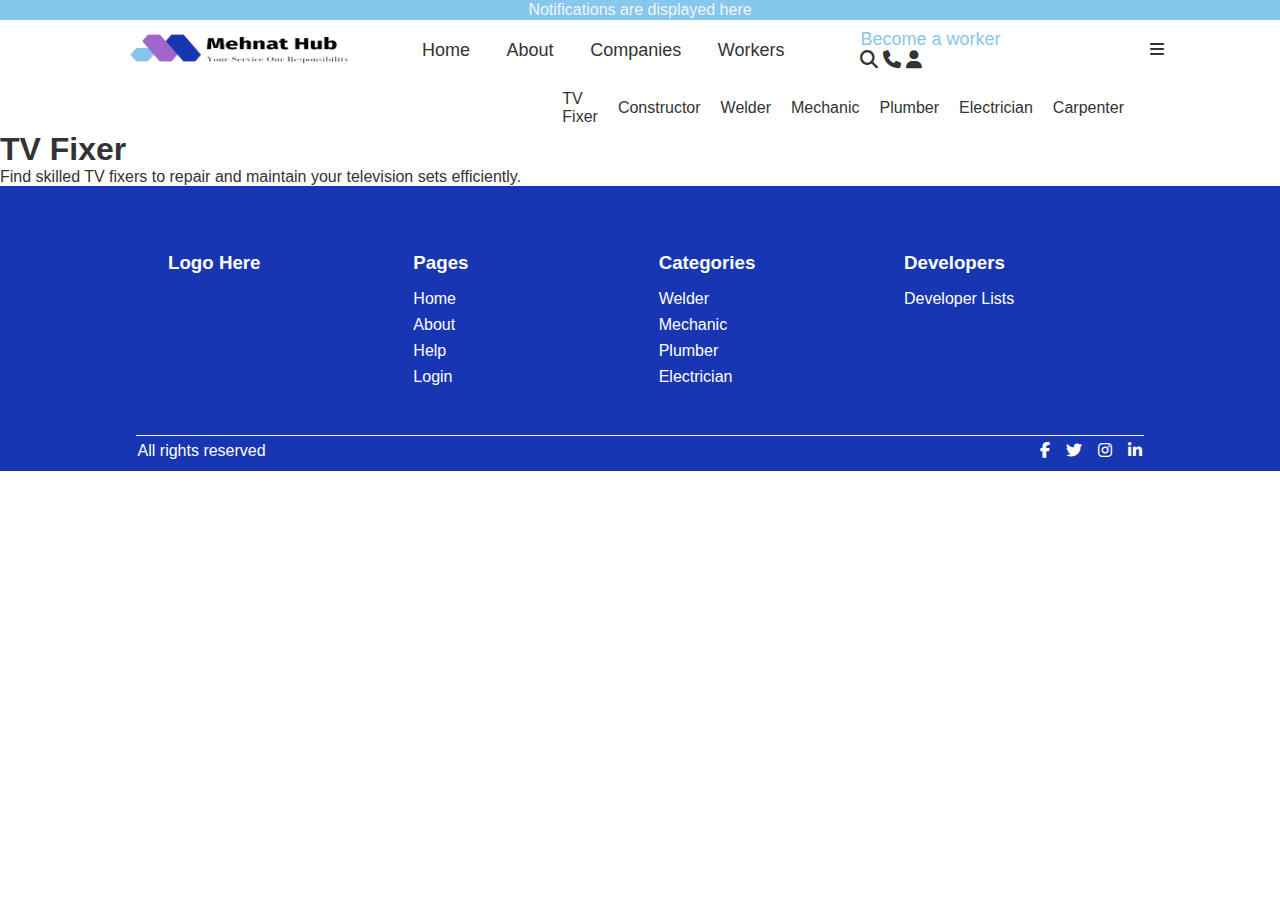
<file: pages/categories/tvfixer.html>
<!DOCTYPE html>
<html lang="en">
  <head>
    <meta charset="UTF-8" />
    <meta name="viewport" content="width=device-width, initial-scale=1.0" />
    <title>TV Fixer - MehnatHub</title>
    <link
      rel="stylesheet"
      href="https://cdnjs.cloudflare.com/ajax/libs/font-awesome/6.4.0/css/all.min.css"
    />
    <link
      rel="stylesheet"
      href="https://cdn.jsdelivr.net/npm/swiper/swiper-bundle.min.css"
    />
    <link rel="stylesheet" href="../../styles/styles.css" />
    <link rel="stylesheet" href="../../styles/categories/tvfixer.css" />
  </head>
  <body>
    <!-- Header -->
    <div class="parent-div">
      <div class="flex-c-c notify-div">
        <p class="">Notifications are displayed here</p>
      </div>

      <div class="nav-div">
        <nav class="navbar">
          <div class="mh-logo">
            <img src="../../assets/logo.png" alt="logo" class="logo" />
          </div>

          <div class="nav-links">
            <a href="./home.html" target="_blank">Home</a>
            <a href="#">About</a>
            <a href="./company.html" target="_blank">Companies</a>
            <a href="./worker.html" target="_blank">Workers</a>
          </div>

          <div class="nav-a-div">
            <a href="#" class="worker-a">Become a worker</a>
            <div class="icons-div">
              <i class="fa-solid fa-magnifying-glass"></i>
              <i class="fa-solid fa-phone"></i>
              <i class="fa-solid fa-user"></i>
            </div>
          </div>
          <div class="navbar-menu">
            <i class="fa-solid fa-bars"></i>
          </div>
        </nav>
        <div class="end-a-div">
          <div class="end-b-div">
            <div class="end-b-div">
              <a href="#">TV Fixer</a>
              <a href="./constructor.html" target="_blank">Constructor</a>
              <a href="./welder.html" target="_blank">Welder</a>
              <a href="./mechanic.html" target="_blank">Mechanic</a>
              <a href="./plumber.html" target="_blank">Plumber</a>
              <a href="./electrician.html" target="_blank">Electrician</a>
              <a href="./carpenter.html" target="_blank">Carpenter</a>
            </div>
          </div>
        </div>
      </div>
      <!-- Hero -->
      <div class="hero-div categories-hero">
        <h1>TV Fixer</h1>
        <p>
          Find skilled TV fixers to repair and maintain your television sets
          efficiently.
        </p>
      </div>

      <!-- Footer -->
      <div class="footer-div">
        <div class="footer-div-1">
          <div class="footer-card">
            <h3>Logo Here</h3>
          </div>
          <div class="footer-card">
            <h3>Pages</h3>
            <div class="a-child">
              <a href="">Home</a>
              <a href="">About</a>
              <a href="">Help</a>
              <a href="">Login</a>
            </div>
          </div>
          <div class="footer-card">
            <h3>Categories</h3>
            <div class="a-child">
              <a href="">Welder</a>
              <a href="">Mechanic</a>
              <a href="">Plumber</a>
              <a href="">Electrician</a>
            </div>
          </div>
          <div class="footer-card">
            <h3>Developers</h3>
            <div class="a-child">
              <a href="">Developer Lists</a>
            </div>
          </div>
        </div>
        <div class="footer-div-2">
          <p>All rights reserved</p>
          <div class="social-icons">
            <i class="fa-brands fa-facebook-f"></i>
            <i class="fa-brands fa-twitter"></i>
            <i class="fa-brands fa-instagram"></i>
            <i class="fa-brands fa-linkedin-in"></i>
          </div>
        </div>
      </div>
    </div>
  </body>
</html>
</file>
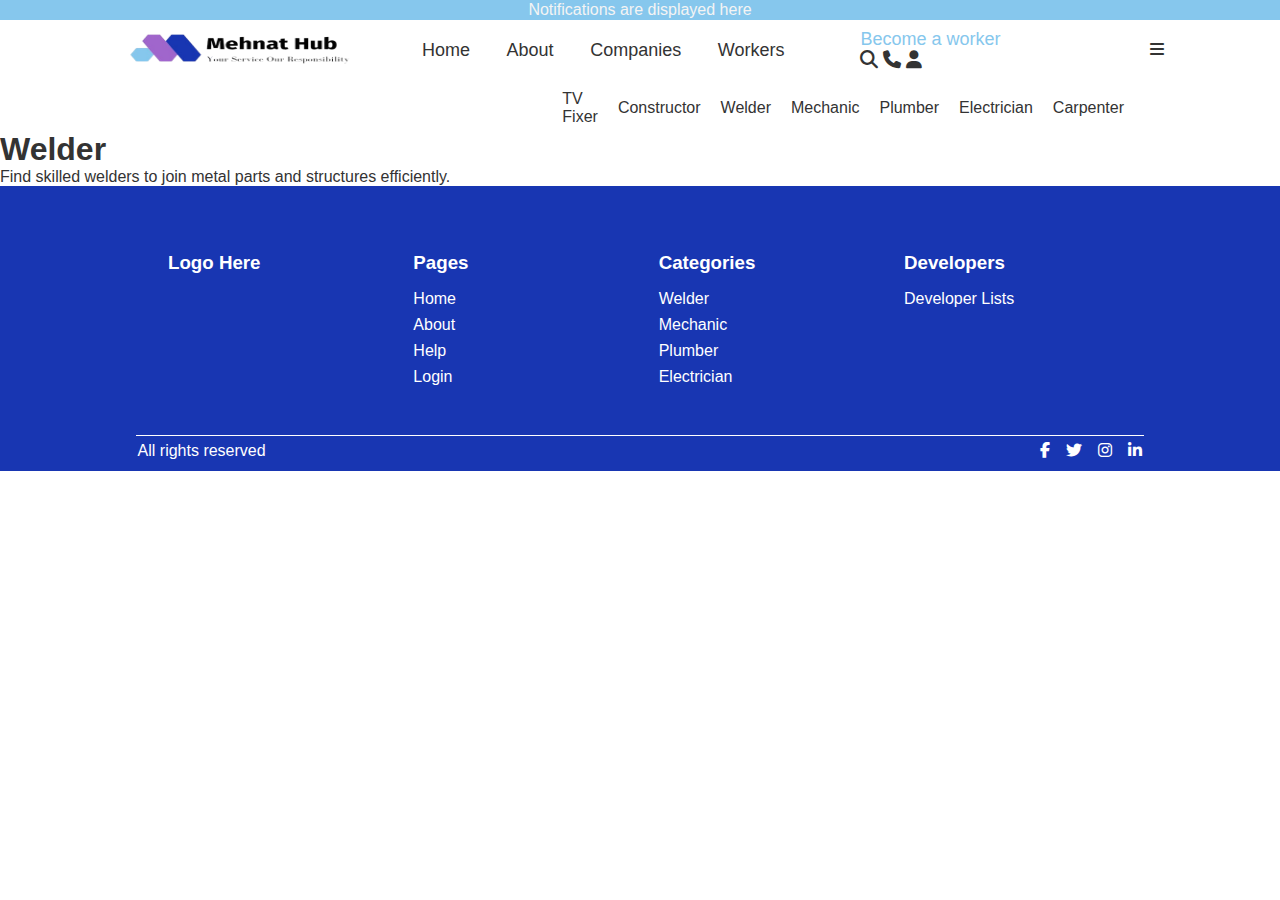
<file: pages/categories/welder.html>
<!DOCTYPE html>
<html lang="en">
  <head>
    <meta charset="UTF-8" />
    <meta name="viewport" content="width=device-width, initial-scale=1.0" />
    <title>Welder - MehnatHub</title>
    <link
      rel="stylesheet"
      href="https://cdnjs.cloudflare.com/ajax/libs/font-awesome/6.4.0/css/all.min.css"
    />
    <link
      rel="stylesheet"
      href="https://cdn.jsdelivr.net/npm/swiper/swiper-bundle.min.css"
    />
    <link rel="stylesheet" href="../../styles/styles.css" />
    <link rel="stylesheet" href="../../styles/categories/tvfixer.css" />
  </head>
  <body>
    <!-- Header -->
    <div class="parent-div">
      <div class="flex-c-c notify-div">
        <p class="">Notifications are displayed here</p>
      </div>

      <div class="nav-div">
        <nav class="navbar">
          <div class="mh-logo">
            <img src="../../assets/logo.png" alt="logo" class="logo" />
          </div>

          <div class="nav-links">
            <a href="./home.html" target="_blank">Home</a>
            <a href="#">About</a>
            <a href="./company.html" target="_blank">Companies</a>
            <a href="./worker.html" target="_blank">Workers</a>
          </div>

          <div class="nav-a-div">
            <a href="#" class="worker-a">Become a worker</a>
            <div class="icons-div">
              <i class="fa-solid fa-magnifying-glass"></i>
              <i class="fa-solid fa-phone"></i>
              <i class="fa-solid fa-user"></i>
            </div>
          </div>
          <div class="navbar-menu">
            <i class="fa-solid fa-bars"></i>
          </div>
        </nav>
        <div class="end-a-div">
          <div class="end-b-div">
            <div class="end-b-div">
              <a href="./tvfixer.html" target="_blank">TV Fixer</a>
              <a href="./constructor.html" target="_blank">Constructor</a>
              <a href="#">Welder</a>
              <a href="./mechanic.html" target="_blank">Mechanic</a>
              <a href="./plumber.html" target="_blank">Plumber</a>
              <a href="./electrician.html" target="_blank">Electrician</a>
              <a href="./carpenter.html" target="_blank">Carpenter</a>
            </div>
          </div>
        </div>
      </div>
      <!-- Hero -->
      <div class="hero-div categories-hero">
        <h1>Welder</h1>
        <p>
          Find skilled welders to join metal parts and structures efficiently.
        </p>
      </div>

      <!-- Footer -->
      <div class="footer-div">
        <div class="footer-div-1">
          <div class="footer-card">
            <h3>Logo Here</h3>
          </div>
          <div class="footer-card">
            <h3>Pages</h3>
            <div class="a-child">
              <a href="">Home</a>
              <a href="">About</a>
              <a href="">Help</a>
              <a href="">Login</a>
            </div>
          </div>
          <div class="footer-card">
            <h3>Categories</h3>
            <div class="a-child">
              <a href="">Welder</a>
              <a href="">Mechanic</a>
              <a href="">Plumber</a>
              <a href="">Electrician</a>
            </div>
          </div>
          <div class="footer-card">
            <h3>Developers</h3>
            <div class="a-child">
              <a href="">Developer Lists</a>
            </div>
          </div>
        </div>
        <div class="footer-div-2">
          <p>All rights reserved</p>
          <div class="social-icons">
            <i class="fa-brands fa-facebook-f"></i>
            <i class="fa-brands fa-twitter"></i>
            <i class="fa-brands fa-instagram"></i>
            <i class="fa-brands fa-linkedin-in"></i>
          </div>
        </div>
      </div>
    </div>
  </body>
</html>
</file>
<file: styles/company.css>
* {
  box-sizing: border-box;
  font-family: Arial, sans-serif;
  margin: 0;
  padding: 0;
}

body {
  color: #222;
  margin: 0;
  padding: 0;
  width: 100%;
  height: 100%;
}
.parents-div {
  height: 100%;
  width: 100%;
}

.header {
  text-align: center;
  background: linear-gradient(
    rgba(5, 104, 224, 0.616),
    rgba(5, 104, 224, 0.489)
  );
  color: white;
  width: 100%;
  display: flex;
  flex-direction: column;
  justify-content: center;
  align-items: center;
  padding: 2rem;
}

.header h1 {
  font-size: 2.5rem;
}

.header p {
  font-size: 1.2rem;
}

.category {
  padding: 1rem;
  width: 100%;
  display: flex;
  flex-direction: column;
  gap: 1rem;
  align-items: center;
  justify-content: center;
}
.category-div {
  width: 90%;
  display: flex;
  flex-direction: column;
  gap: 1rem;
  box-shadow: 0 0.3125rem 0.9375rem rgba(0, 0, 0, 0.169);
  border-radius: 1rem;
}

.category-title {
  font-size: 2rem;
  padding: 1rem;
  border-bottom: 2px solid gainsboro;
}
.company-container {
  padding: 1rem;
  width: 100%;
  display: flex;
  gap: 1rem;
  align-items: center;
}

.company-swipe {
  padding: 1rem;
  width: 100%;
  display: flex;
  gap: 1rem;
  align-items: center;
  justify-content: center;
  flex-direction: column;
}

.company-grid {
  display: flex;
  gap: 1rem;
}

.company-card {
  height: 28rem;
  background: white;
  border-radius: 1rem;
  padding: 0;
  display: flex;
  flex-direction: column;
  gap: 1rem;
  box-shadow: 0 0.4rem 1rem rgba(0, 0, 0, 0.1);
  transition: 0.2s;
  border: 1px solid rgba(205, 205, 205, 0.642);
}

.company-info {
  display: flex;
  flex-direction: column;
  gap: 0.8rem;
  padding: 0.5rem;
}

.company-card:hover {
  transform: scale(1.02);
}

.company-card img {
  width: 100%;
  height: 12rem;
  border-top-left-radius: 1rem;
  border-top-right-radius: 1rem;
  object-fit: cover;
}
.swiper-button-next,
.swiper-button-prev {
  position: relative !important;
  background: #ebedf0;
  border-radius: 50%;
  color: #86c7ed;
  display: flex;
  justify-content: center;
  align-items: center;
  padding: 0.25rem;
}

.swiper-button-construction-next,
.swiper-button-construction-prev,
.swiper-button-real-next,
.swiper-button-real-prev,
.swiper-button-plumb-next,
.swiper-button-plumb-prev,
.swiper-button-carpent-next,
.swiper-button-carpent-prev,
.swiper-button-building-next,
.swiper-button-building-prev,
.swiper-button-electric-next,
.swiper-button-electric-prev {
  position: relative !important;
  background: #ebedf0;
  border-radius: 50%;
  color: #86c7ed;
  display: flex;
  justify-content: center;
  align-items: center;
  padding: 0.25rem;
  font-size: 1.5rem;
  width: 3rem;
  height: 3rem;
}

.domain {
  background: #86c7ed;
  color: white;
  width: fit-content;
  padding: 0.4rem 0.8rem;
  border-radius: 0.6rem;
  font-size: 0.9rem;
}

.details {
  list-style: none;
  padding: 0;
  display: flex;
  flex-direction: column;
  gap: 0.4rem;
}

.progress-bar {
  width: 100%;
  height: 1rem;
  background: #d7d7d7d6;
  border-radius: 1rem;
}

.progress {
  height: 100%;
  background: #86c7ed;

  border-radius: 1rem;
}

@media (max-width: 768px) {
  .swiper-button-construction-next,
  .swiper-button-construction-prev,
  .swiper-button-real-next,
  .swiper-button-real-prev,
  .swiper-button-plumb-next,
  .swiper-button-plumb-prev,
  .swiper-button-carpent-next,
  .swiper-button-carpent-prev,
  .swiper-button-building-next,
  .swiper-button-building-prev,
  .swiper-button-electric-next,
  .swiper-button-electric-prev {
    display: none;
  }
}

@media (max-width: 480px) {
  .parents-div {
    width: 100%;
  }
  .category {
    width: 100%;
    padding: 0.3rem;
    display: flex;
    flex-direction: column;
    justify-content: center;
    align-items: center;
    gap: 0.5rem;
  }
  .category-div {
    width: 100%;
    gap: 1rem;
    padding: 0.4rem;
  }
  .category-title {
    font-size: 1.5rem;
    padding: 0;
    text-align: center;
  }

  .company-container {
    width: 100%;
    padding: 0.3rem;
  }
  .company-swipe {
    width: 100%;
    padding: 0.2rem;
  }

  .swiper-button-construction-next,
  .swiper-button-construction-prev,
  .swiper-button-real-next,
  .swiper-button-real-prev,
  .swiper-button-plumb-next,
  .swiper-button-plumb-prev,
  .swiper-button-carpent-next,
  .swiper-button-carpent-prev,
  .swiper-button-building-next,
  .swiper-button-building-prev,
  .swiper-button-electric-next,
  .swiper-button-electric-prev {
    display: none;
  }
}
</file>
<file: styles/styles.css>
* {
  box-sizing: border-box;
}

:root {
  font-size: 16px;
}

body {
  margin: 0;
  padding: 0;
  font-family: Arial, sans-serif;
  color: #333;
  height: 100%;
  width: 100%;
}

.parent-div {
  height: 100%;
  width: 100%;
}

.nav-div {
  display: flex;
  justify-content: center;
  align-items: center;
  flex-direction: column;
  gap: 0.3125rem;
  width: 100%;
}

.navbar {
  height: 3.75rem;
  width: 85%;
  display: flex;
  align-items: center;
  justify-content: space-between;
  padding: 0 1.25rem;
  box-sizing: border-box;
}

.nav-links {
  display: flex;
  justify-content: space-around;
  width: 40%;
  padding: 0.625rem;
  font-size: large;
}

.nav-links a:hover {
  color: #86c7ed;
}

.nav-links a.active {
  color: #86c7ed;
}

.nav-a-div {
  width: 25%;
  padding: 0.625rem;
  font-size: large;
}
.worker-a {
  color: #86c7ed;
}
.notify-div {
  height: 1.25rem;
  padding: 0.125rem;
  background-color: #86c7ed;
  color: #f4f4f4;
}
.notify-div p {
  margin: 0;
}
.end-a-div {
  width: 85%;
  height: 2.875rem;
  display: flex;
  justify-content: flex-end;
  align-items: center;
  padding-right: 1.25rem;
  font-size: medium;
  gap: 1rem;
}

.end-b-div {
  width: 50%;
  display: flex;
  justify-content: flex-end;
  align-items: center;
  gap: 1.25rem;
  padding-right: 1.25rem;
}

.txt-p {
  width: 18.75rem;
}

.border {
  border: 0.25rem solid #ae1b1b;
}

.o-pad {
  padding: 0.625rem;
}

.flex-c-c {
  display: flex;
  justify-content: center;
  align-items: center;
}

.flex-c-b {
  display: flex;
  justify-content: space-between;
  align-items: center;
}

.flex-c-a {
  display: flex;
  justify-content: space-around;
  align-items: center;
}

.logo {
  height: 10rem;
  width: 15rem;
}

a {
  text-decoration: none;
  color: inherit;
}

.header-main {
  height: 31.25rem;
  width: 100%;
  background-image: url("../assets/cover-main.jpg");
  background-size: cover;
  background-position: center;
  padding-left: 3.125rem;
  display: flex;
  justify-content: start;
}

.header-overlay {
  height: 31.25rem;
  width: 100%;
  background-color: rgba(0, 0, 0, 0.4);
  display: flex;
  justify-content: flex-start;
  align-items: center;
  gap: 1.25rem;
}

.card {
  width: 28.125rem;
  color: #f4f4f4;
  background: #0000005f;
  border-left: 0.3125rem solid #86c7ed;
  padding: 0.625rem;
  border-radius: 0.3125rem;
  display: flex;
  flex-direction: column;
  gap: 0.625rem;
}

.button-div {
  display: flex;
  align-items: center;
  gap: 0.625rem;
}

.card button {
  padding: 0.625rem 1.25rem;
  border: none;
  background-color: #86c7ed;
  color: #f4f4f4;
  cursor: pointer;
  font-size: 1rem;
}
.outer-slide {
  width: 100%;
  height: 100%;
  display: flex;
  justify-content: center;
  align-items: center;
  padding: 2rem;
}

.slider-cards-div {
  height: 18.75rem;
  width: 85%;
  display: flex;
  align-items: center;
  gap: 0.625rem;
  padding: 1rem;
}
.slide-inner-div {
  display: flex;
  align-items: center;
  justify-content: space-around;
  gap: 0.625rem;
  width: 100%;
}

.card-slider-1 {
  width: 17.5rem;
  height: 12.5rem;
  display: flex;
  flex-direction: column;
  justify-content: flex-start;
  gap: 0.625rem;
  border-radius: 0.3125rem;
  border-left: 0.3125rem solid #86c7ed;
  background-color: #ebedf0;
  padding: 0.625rem;
}

.icon-div {
  width: 2.5rem;
  height: 2.5rem;
  background: #86c7ed;
  color: #f4f4f4;
  text-align: center;
  display: flex;
  align-items: center;
  justify-content: center;
}

.worker-div {
  width: 100%;
  display: flex;
  align-items: center;
  gap: 1rem;
  justify-content: center;
}

.work-img {
  width: 32%;
  padding: 0.3125rem;
}

.work-img img {
  height: 25rem;
  width: 100%;
  object-fit: cover;
}

.worker-info {
  padding: 0.3125rem;
  /* height: 25rem; */
  width: 45%;
  display: flex;
  flex-direction: column;
  gap: 0.625rem;
}

.people-button {
  padding: 0.625rem 1.25rem;
  border: none;
  background-color: #86c7ed;
  color: #f4f4f4;
  cursor: pointer;
  font-size: 1rem;
  width: 9.375rem;
}

p,
h1,
h2,
h3,
h4,
h5,
h6 {
  margin: 0;
}

.problem-parent {
  height: 100%;
  width: 100%;
  display: flex;
  align-items: center;
  justify-content: center;
}

.problem-container {
  width: 80%;
  display: flex;
  flex-direction: column;
  gap: 0.625rem;
  padding: 1.25rem;
}

.problems-info {
  display: grid;
  gap: 1.25rem;
  grid-template-columns: repeat(3, 1fr);
}

.problem-card {
  height: 25rem;
  width: 21.875rem;
  display: flex;
  flex-direction: column;
  border-radius: 0.3125rem;
  padding: 0.625rem;
  gap: 0.625rem;
  box-shadow: 0 0.25rem 0.5rem rgba(31, 31, 31, 0.356);
}

.problem-img {
  height: 18.75rem;
  width: 100%;
  object-fit: cover;
}

.problem-details {
  display: flex;
  flex-direction: column;
  gap: 0.3125rem;
}

.view-all {
  padding: 0.625rem 1.25rem;
  border: none;
  background-color: #86c7ed;
  color: #f4f4f4;
  cursor: pointer;
  font-size: 1rem;
  width: 9.375rem;
}

.client-review-div {
  height: 100%;
  width: 100%;
  display: flex;
  justify-content: center;
  align-items: center;
}

.client-review-container {
  display: flex;
  flex-direction: column;
  align-items: center;
  gap: 0.625rem;
  padding: 2rem;
  width: 100%;
}

.client-h {
  display: flex;
  justify-content: flex-start;
  padding: 1.25rem;
  width: 85%;
}

.outer-review {
  width: 100%;
  display: flex;
  align-items: center;
  justify-content: center;
  gap: 1rem;
  padding: 1rem;
  position: relative;
}

.swiper-button-next,
.swiper-button-prev {
  position: relative !important;
  background: #ebedf0;
  border-radius: 50%;
  color: #86c7ed;
  display: flex;
  justify-content: center;
  align-items: center;
  padding: 0.25rem;
}

.review-container {
  width: 85%;
  display: flex;
  flex-direction: column;
  padding: 1rem;
  gap: 1.25rem;
}

.review-card {
  height: 10rem;
  width: 10rem;
  display: flex;
  flex-direction: column;
  gap: 0.625rem;
  padding: 0.625rem;
  border-left: 0.3125rem solid #86c7ed;
  border-radius: 0.3125rem;
  background-color: #ebedf0;
}

.wrapper-border {
  border: 2px solid green;
}

.person-div {
  background: #ebedf0;
  padding: 0.625rem;
  width: 100%;
  display: flex;
  align-items: center;
  gap: 1.25rem;
  justify-content: center;
}

.person-img {
  width: 40%;
  padding: 0.3125rem;
  display: flex;
  justify-content: center;
  align-items: center;
}

.person-img img {
  height: 25rem;
  width: 100%;
  object-fit: cover;
}

.person-info {
  padding: 1rem;
  height: 25rem;
  width: 45%;
  display: flex;
  flex-direction: column;
  justify-content: center;
  gap: 1rem;
}

.input-button button {
  background-color: #86c7ed;
  color: #f4f4f4;
  height: 2rem;
  width: 2.5rem;
  border: none;
}

.detail-div {
  width: 16rem;
  background: #ffffff;
  padding: 0.625rem;
  display: flex;
  gap: 0.3125rem;
  flex-direction: column;
  height: 10rem;
}

.input-cl {
  width: 13rem;
  height: 2rem;
  background: #ffffff;
  border: none;
  padding: 0.3125rem;
}

.footer-div {
  background: #1836b2;
  padding: 0.625rem;
  width: 100%;
  display: flex;
  align-items: center;
  flex-direction: column;
  gap: 0.25rem;
  justify-content: center;
}

.footer-div-1 {
  width: 80%;
  height: 15rem;
  border-bottom: 1px solid white;
  display: flex;
  align-items: center;
  justify-content: space-between;
  padding: 1rem;
}
.footer-card {
  height: 10rem;
  width: 15rem;
  display: flex;
  flex-direction: column;
  color: white;
  padding: 1rem;
  gap: 1rem;
}
.a-child {
  display: flex;
  flex-direction: column;
  gap: 0.5rem;
}

.footer-div-2 {
  width: 80%;
  display: flex;
  justify-content: space-between;
  color: white;
  padding: 0.1rem;
}

.social-icons {
  display: flex;
  gap: 1rem;
}

@media (max-width: 1200px) {
  .problems-info {
    grid-template-columns: repeat(2, 1fr);
  }
  .work-img img {
    height: 32rem;
  }
}

@media (max-width: 768px) {
  :root {
    font-size: 14px;
  }

  .navbar {
    flex-direction: column;
    height: auto;
    padding: 1rem;
  }

  .nav-links,
  .nav-a-div {
    width: 100%;
    justify-content: center;
    gap: 1rem;
  }

  .slider-cards-div {
    flex-direction: column;
    height: auto;
    padding: 1rem;
  }

  .card-slider-1 {
    width: 100%;
    max-width: 25rem;
  }

  .worker-div {
    flex-direction: column;
  }

  .work-img,
  .worker-info {
    width: 90%;
  }

  .problems-info {
    grid-template-columns: 1fr;
  }

  .problem-card {
    width: 100%;
  }

  .review-container {
    flex-direction: column;
    align-items: center;
  }

  .review-card {
    width: 100%;
    max-width: 25rem;
  }

  .person-div {
    flex-direction: column;
  }

  .person-img,
  .person-info {
    width: 90%;
  }
  .person-info {
    align-items: center;
  }
  .end-a-div {
    display: none;
  }
}

@media (max-width: 480px) {
  :root {
    font-size: 12px;
  }

  .header-main {
    padding-left: 1rem;
  }

  .card {
    width: 90%;
  }

  .button-div {
    flex-direction: column;
  }
  .end-a-div {
    display: none;
  }
  .end-b-div {
    flex-wrap: wrap;
    justify-content: center;
  }

  .footer-div-1 {
    width: 100%;
    height: 15rem;
    border-bottom: 1px solid white;
    display: flex;
    gap: 0.25rem;
    padding: 0.25rem;
  }
  .footer-card {
    font-size: small;
    display: flex;
    flex-direction: column;
    color: white;
    gap: 1rem;
    padding: 0;
    box-sizing: border-box;
    padding-left: 0.12rem;
  }
  .a-child {
    display: flex;
    flex-direction: column;
    gap: 0.1rem;
  }
  .person-info {
    align-items: center;
  }
}
</file>
<file: styles/worker.css>
* {
  margin: 0;
  padding: 0;
  box-sizing: border-box;
  font-family: Arial, sans-serif;
}

body {
  background-color: #f8f9fa;
  color: #333;
  line-height: 1.6;
}

.header {
  background: linear-gradient(
    rgba(5, 104, 224, 0.616),
    rgba(5, 104, 224, 0.489)
  );
  color: white;
  text-align: center;
  padding: 3rem 1rem;
  box-shadow: 0 0.25rem 0.75rem rgba(0, 0, 0, 0.1);
}

.header h1 {
  font-size: 2.8rem;
  margin-bottom: 0.5rem;
}

.header p {
  font-size: 1.2rem;
  opacity: 0.9;
  max-width: 50rem;
  margin: 0 auto;
}

.container {
  max-width: 75rem;
  margin: 0 auto;
  padding: 2rem 1rem;
}

.category-section {
  margin-bottom: 3rem;
  background: white;
  border-radius: 0.625rem;
  padding: 2rem;
  box-shadow: 0 0.3125rem 0.9375rem rgba(0, 0, 0, 0.05);
}

.category-title {
  font-size: 2rem;
  margin-bottom: 1.5rem;
  padding-bottom: 0.5rem;
  border-bottom: 0.125rem solid #e9ecef;
  display: flex;
  align-items: center;
  gap: 0.625rem;
}

.category-title i {
  color: #86c7ed;
}

.worker-grid {
  display: grid;
  grid-template-columns: repeat(auto-fill, minmax(18.75rem, 1fr));
  gap: 2rem;
}

.worker-card {
  background-color: white;
  border-radius: 0.625rem;
  overflow: hidden;
  box-shadow: 0 0.3125rem 0.9375rem rgba(0, 0, 0, 0.08);
  transition: transform 0.3s ease, box-shadow 0.3s ease;
  border: 0.0625rem solid #e9ecef;
}

.worker-card:hover {
  transform: translateY(-0.3125rem);
  box-shadow: 0 0.625rem 1.5625rem rgba(0, 0, 0, 0.15);
}

.worker-photo {
  width: 100%;
  height: auto;
  aspect-ratio: 4/3;
  object-fit: cover;
  display: block;
  border-bottom: 0.1875rem solid #86c7ed;
}

.worker-info {
  padding: 1.5rem;
}

.worker-name {
  font-size: 1.5rem;
  margin-bottom: 0.5rem;
}

.worker-role {
  font-size: 1.1rem;
  color: #ff7f5fe4;
  margin-bottom: 1rem;
  font-weight: 600;
}

.worker-details {
  list-style-type: none;
  margin-bottom: 1.5rem;
}

.worker-details li {
  padding: 0.5rem 0;
  border-bottom: 0.0625rem solid #eee;
  display: flex;
  align-items: center;
  gap: 0.5rem;
}

.worker-details li:last-child {
  border-bottom: none;
}

.worker-details i {
  color: #86c7ed;
  width: 1.25rem;
}

.worker-skills {
  display: flex;
  flex-wrap: wrap;
  gap: 0.5rem;
}

.skill-tag {
  background-color: #86c7ed;
  color: whitesmoke;
  padding: 0.3125rem 0.75rem;
  border-radius: 1.25rem;
  font-size: 0.85rem;
  font-weight: 500;
}

.footer {
  background: #2c3e50;
  color: white;
  text-align: center;
  padding: 2rem 1rem;
  margin-top: 2rem;
}

@media (max-width: 48rem) {
  .header h1 {
    font-size: 2.2rem;
  }

  .worker-grid {
    grid-template-columns: 1fr;
  }

  .category-title {
    font-size: 1.7rem;
  }
}

@media (max-width: 30rem) {
  .header {
    padding: 2rem 1rem;
  }

  .header h1 {
    font-size: 1.8rem;
  }

  .container {
    padding: 1rem;
  }

  .category-section {
    padding: 1.5rem;
  }

  .worker-info {
    padding: 1rem;
  }
}
</file>
<file: styles/categories/carpenter.css>
* {
  box-sizing: border-box;
}

body {
  margin: 0;
  padding: 0;
  font-family: Arial, sans-serif;
  color: #333;
  height: 100%;
  width: 100%;
}

.parent-div {
  height: 100%;
  width: 100%;
}

:root {
  --primary-color: #86c7ed;
  --secondary-color: #60a5fa;
  --accent-color: #3b82f6;
  --dark-color: #1e293b;
  --light-color: #f8fafc;
  --text-color: #334155;
  --text-light: #64748b;
  --border-color: #e2e8f0;
  --success-color: #10b981;
  --warning-color: #f59e0b;
  --danger-color: #ef4444;
  --shadow-sm: 0 1px 2px 0 rgba(0, 0, 0, 0.05);
  --shadow-md: 0 4px 6px -1px rgba(0, 0, 0, 0.1);
  --shadow-lg: 0 10px 15px -3px rgba(0, 0, 0, 0.1);
  --radius-sm: 0.375rem;
  --radius-md: 0.5rem;
  --radius-lg: 0.75rem;
}

/* Hero Section */
.carpenter-hero {
  background: linear-gradient(rgba(48, 166, 235, 0.5), rgba(134, 199, 237, 0.6)),
    url("https://images.unsplash.com/photo-1589939705384-5185137a7f0f?w=600&auto=format&fit=crop&q=60&ixlib=rb-4.1.0&ixid=M3wxMjA3fDB8MHxzZWFyY2h8MTB8fGNhcnBlbnRyeXxlbnwwfHwwfHx8MA%3D%3D")
      center/cover no-repeat;
  color: white;
  text-align: center;
  padding: 4rem 1.5rem;
}

.carpenter-hero h1 {
  font-size: clamp(2.5rem, 5vw, 3.5rem);
  font-weight: 700;
  line-height: 1.2;
}

.carpenter-hero p {
  font-size: clamp(1rem, 2.5vw, 1.25rem);
  max-width: 42rem;
  margin: 0 auto 2rem;
  line-height: 1.6;
  opacity: 0.9;
}

.hero-btns {
  display: flex;
  gap: 1rem;
  justify-content: center;
  flex-wrap: wrap;
}

.btn-primary,
.btn-secondary {
  padding: 0.875rem 1.75rem;
  border-radius: var(--radius-md);
  font-weight: 600;
  font-size: 1rem;
  cursor: pointer;
  transition: all 0.3s ease;
  text-decoration: none;
  display: inline-block;
  border: none;
}

.btn-primary {
  background-color: var(--primary-color);
  color: white;
}

.btn-primary:hover {
  background-color: var(--secondary-color);
  transform: translateY(-2px);
  box-shadow: var(--shadow-lg);
}

.btn-secondary {
  background-color: transparent;
  color: white;
  border: 2px solid rgba(255, 255, 255, 0.3);
}

.btn-secondary:hover {
  background-color: rgba(255, 255, 255, 0.1);
  border-color: rgba(255, 255, 255, 0.5);
}

/* content-div */
.content-div {
  width: 100%;
  display: flex;
  align-items: center;
  justify-content: center;
  padding: 1rem;
}

/* Main Content */
.carpenter-container {
  width: 90%;
  padding: 1.5rem;
  display: flex;
  flex-direction: column;
  align-items: center;
  justify-content: center;
  gap: 3rem;
}

.section-title {
  font-size: clamp(1.75rem, 3vw, 2.25rem);
  color: var(--dark-color);
  text-align: center;
  position: relative;
}

.section-title::after {
  content: "";
  display: block;
  width: 4rem;
  height: 4px;
  background-color: var(--primary-color);
  margin: 0.75rem auto;
  border-radius: 2px;
}

/* Services Section */
.services-section {
  width: 100%;
  padding: 1rem;
}

.services-grid {
  display: grid;
  grid-template-columns: repeat(auto-fill, minmax(20rem, 1fr));
  gap: 2rem;
}

.service-card {
  background: white;
  border-radius: var(--radius-lg);
  overflow: hidden;
  transition: transform 0.3s ease;
  border: 1px solid var(--border-color);
  text-align: center;
  display: flex;
  flex-direction: column;
  justify-content: center;
  align-items: center;
  gap: 0.5rem;
  padding: 1rem;
  color: rgba(28, 25, 25, 0.811);
}

.service-card:hover {
  transform: translateY(-5px);
  background: #86c7ed;
  color: white;
}

.service-icon {
  width: 4rem;
  height: 4rem;
  background-color: var(--primary-color);
  color: white;
  border-radius: 50%;
  display: flex;
  align-items: center;
  justify-content: center;
  font-size: 2rem;
}

.service-content {
  padding: 1.5rem;
  display: flex;
  flex-direction: column;
  justify-content: center;
  align-items: center;
  gap: 0.85rem;
}

.service-content h3 {
  font-size: 1.25rem;
}

/* Carpenters Section */
.carpenters-section {
  width: 100%;
  padding: 1rem;
}

.carpenters-grid {
  padding: 0.25rem;
  width: 100%;
}

.carpenter-card {
  background: white;
  border-radius: var(--radius-lg);
  overflow: hidden;
  text-align: center;
  height: 20rem;
  border: 1px solid var(--border-color);
}

.carpenter-img {
  height: 10rem;
  background-color: #e2e8f0;
  display: flex;
  align-items: center;
  justify-content: center;
  color: var(--text-light);
  font-size: 5rem;
}

.carpenter-name {
  font-size: 1.25rem;
  font-weight: 600;
  color: var(--dark-color);
}

.carpenter-rating {
  color: var(--warning-color);
}

.carpenter-specialty {
  color: var(--text-light);
  font-size: 0.875rem;
}

.tech-info {
  display: flex;
  flex-direction: column;
  align-items: center;
  gap: 0.5rem;
  padding: 0.25rem;
}

.carpenter-btn {
  background-color: #49b0ebea;
  color: white;
  border: none;
  padding: 0.75rem 1.5rem;
  border-radius: var(--radius-md);
  font-weight: 600;
  cursor: pointer;
  transition: background-color 0.3s ease;
}

.carpenter-btn:hover {
  background-color: #325ea7;
}

/* Booking Section */
.booking-section {
  background-color: var(--light-color);
  padding: 3rem 1.5rem;
  border-radius: var(--radius-lg);
  width: 100%;
}

.booking-form {
  width: 100%;
  padding: 0.5rem;
  display: flex;
  flex-direction: column;
  gap: 1rem;
}

.form-group label {
  display: block;
  font-weight: 600;
  color: var(--dark-color);
}

.form-control {
  width: 100%;
  padding: 0.875rem 1rem;
  border: 1px solid var(--border-color);
  border-radius: var(--radius-md);
  font-size: 1rem;
  transition: border-color 0.3s ease;
}

.form-control:focus {
  outline: none;
  border-color: var(--primary-color);
}

.form-row {
  display: grid;
  grid-template-columns: 1fr 1fr;
  gap: 1.5rem;
}

.submit-btn {
  padding: 1rem;
  background-color: var(--primary-color);
  color: white;
  border: none;
  border-radius: var(--radius-md);
  font-size: 1.125rem;
  font-weight: 600;
  cursor: pointer;
  transition: background-color 0.3s ease;
}

.submit-btn:hover {
  background-color: var(--secondary-color);
}

/* Features Section */
.features-section {
  padding: 1rem;
  width: 100%;
}

.features-grid {
  display: grid;
  grid-template-columns: repeat(auto-fill, minmax(100%, 1fr));
  gap: 1rem;
}

.feature-item {
  text-align: center;
  display: flex;
  flex-direction: column;
  align-items: center;
  gap: 0.75rem;
  padding: 0.75rem;
  background: white;
  height: 15rem;
  border-radius: var(--radius-lg);
  border: 1px solid var(--border-color);
}

.feature-icon {
  width: 4rem;
  height: 4rem;
  background-color: var(--primary-color);
  color: white;
  border-radius: 50%;
  display: flex;
  align-items: center;
  justify-content: center;
  font-size: 2rem;
}

.feature-item h3 {
  font-size: 1.125rem;
  color: var(--dark-color);
}

.feature-item p {
  color: var(--text-light);
  line-height: 1.5;
}

/* Testimonials */
.testimonials-section {
  display: flex;
  justify-content: center;
  align-items: center;
  flex-direction: column;
  padding: 1rem;
  width: 100%;
}

.testimonial-slider {
  max-width: 100%;
  padding: 0.25rem;
}

.testimonial-swipe-div {
  display: flex;
  width: 100%;
  align-items: center;
  gap: 1rem;
  padding: 0.5rem;
}

.testimonial {
  background: white;
  padding: 1rem;
  height: 14rem;
  display: flex;
  flex-direction: column;
  gap: 1rem;
  border-radius: var(--radius-lg);
  border: 1px solid var(--border-color);
}

.testimonial-text {
  font-style: italic;
  color: var(--text-color);
  line-height: 1.6;
}

.testimonial-author {
  display: flex;
  align-items: center;
  gap: 1rem;
}

.author-img {
  width: 2.5rem;
  height: 2.5rem;
  border-radius: 50%;
  background-color: #e2e8f0;
  display: flex;
  align-items: center;
  justify-content: center;
  color: var(--text-light);
  font-size: 1.25rem;
}

.author-info h4 {
  font-weight: 600;
  color: var(--dark-color);
  margin: 0 !important;
}
.author-info p {
  color: var(--text-light);
  font-size: 0.875rem;
  margin: 0 !important;
}

/* FAQ Section */
.faq-section {
  width: 100%;
  padding: 1rem;
}

.faq-container {
  padding: 0.5rem;
}

.faq-item {
  border: 1px solid var(--border-color);
  border-radius: var(--radius-md);
  overflow: hidden;
}

.faq-question {
  padding: 1.25rem;
  background-color: white;
  font-weight: 600;
  color: var(--dark-color);
  cursor: pointer;
  display: flex;
  justify-content: space-between;
  align-items: center;
}

.faq-question:hover {
  background-color: var(--light-color);
}

.faq-answer {
  padding: 0 1.25rem 1.25rem;
  color: var(--text-color);
  line-height: 1.6;
  display: none;
}

.faq-item.active .faq-answer {
  display: block;
}

.faq-toggle {
  font-size: 1.25rem;
  color: var(--primary-color);
  transition: transform 0.3s ease;
}

.faq-item.active .faq-toggle {
  transform: rotate(45deg);
}

/* CTA Section */
.cta-section {
  background: linear-gradient(
    135deg,
    var(--primary-color),
    var(--secondary-color)
  );
  color: white;
  padding: 4rem 1.5rem;
  border-radius: var(--radius-lg);
  width: 100%;
  display: flex;
  flex-direction: column;
  align-items: center;
  justify-content: center;
  gap: 1rem;
  text-align: center;
}

.cta-section h2 {
  font-size: clamp(1.75rem, 3vw, 2.5rem);
  margin: 0 !important;
}

.cta-section p {
  font-size: 1.125rem;
  max-width: 42rem;
  opacity: 0.9;
  margin: 0 !important;
}

.swiper-button-test-prev,
.swiper-button-test-next,
.swiper-button-service-prev,
.swiper-button-service-next,
.swiper-button-tech-prev,
.swiper-button-tech-next {
  position: relative !important;
  background: #ebedf0;
  border-radius: 50%;
  color: #86c7ed;
  text-align: center;
  padding: 0.5rem;
  font-size: 1.5rem;
  width: 2.5rem;
  height: 2.5rem;
}

.service-swipe-div,
.technician-swipe-main {
  display: flex;
  width: 100%;
  align-items: center;
  gap: 1rem;
  padding: 0.5rem;
}

.back-to-top {
  position: fixed;
  bottom: 30px;
  right: 30px;
  width: 50px;
  height: 50px;
  background-color: var(--primary-color);
  color: white;
  border-radius: 50%;
  display: flex;
  align-items: center;
  justify-content: center;
  font-size: 1.5rem;
  cursor: pointer;
  transition: all 0.3s ease;
  opacity: 0;
  visibility: hidden;
  z-index: 1000;
  box-shadow: var(--shadow-lg);
  border: none;
}

.back-to-top.visible {
  opacity: 1;
  visibility: visible;
}

.back-to-top:hover {
  background-color: var(--secondary-color);
  transform: translateY(-3px);
  box-shadow: 0 6px 12px rgba(0, 0, 0, 0.15);
}

/* Responsive Styles */
@media (max-width: 1024px) {
  .testimonial {
    padding: 0.25rem;
    height: 15rem;
  }
  .testimonial-author {
    gap: 0.5rem;
  }

  .author-info h4 {
    font-weight: 350;
    color: var(--dark-color);
    margin: 0 !important;
  }
  .author-info p {
    color: var(--text-light);
    font-size: 0.65rem;
    margin: 0 !important;
  }
}
@media (max-width: 768px) {
  .form-row {
    grid-template-columns: 1fr;
  }

  .hero-btns {
    flex-direction: column;
    align-items: center;
  }
  .services-grid {
    grid-template-columns: repeat(auto-fill, minmax(15rem, 1fr));
  }
  .testimonial-slider {
    max-width: 100%;
    padding: 0.25rem;
  }
  .testimonials-section {
    padding: 0.5rem;
  }
  .swiper-button-test-prev,
  .swiper-button-test-next,
  .swiper-button-service-next,
  .swiper-button-service-prev,
  .swiper-button-tech-prev,
  .swiper-button-tech-next {
    display: none;
  }

  .back-to-top {
    bottom: 20px;
    right: 20px;
    width: 45px;
    height: 45px;
    font-size: 1.25rem;
  }
}

@media (max-width: 480px) {
  .btn-primary {
    padding: 0.75rem;
  }
  .content-div {
    padding: 0.5rem;
  }
  .carpenter-container {
    width: 100%;
    padding: 0.25rem;
  }

  .carpenter-hero {
    padding: 3rem 1rem;
  }
  .carpenters-section {
    padding: 0.25rem;
  }
  .features-section {
    padding: 0.25rem;
  }
  .testimonials-section {
    padding: 0.25rem;
  }
  .testimonial-swipe-div {
    padding: 0;
  }

  .service-content,
  .testimonial {
    padding: 1.25rem;
  }

  .services-grid {
    grid-template-columns: 1fr;
  }

  .booking-section {
    padding: 0.5rem;
  }
  .testimonial-slider {
    max-width: 90%;
    padding: 0.25rem;
  }
  .swiper-button-test-prev,
  .swiper-button-test-next,
  .swiper-button-service-next,
  .swiper-button-service-prev,
  .swiper-button-tech-prev,
  .swiper-button-tech-next {
    display: none;
  }
  .back-to-top {
    bottom: 15px;
    right: 15px;
    width: 40px;
    height: 40px;
    font-size: 1.125rem;
  }
}
</file>
<file: styles/categories/constructor.css>
* {
  box-sizing: border-box;
}

body {
  margin: 0;
  padding: 0;
  font-family: Arial, sans-serif;
  color: #333;
  height: 100%;
  width: 100%;
}

.parent-div {
  height: 100%;
  width: 100%;
}

:root {
  --primary-color: #86c7ed;
  --secondary-color: #60a5fa;
  --accent-color: #3b82f6;
  --dark-color: #1e293b;
  --light-color: #f8fafc;
  --text-color: #334155;
  --text-light: #64748b;
  --border-color: #e2e8f0;
  --success-color: #10b981;
  --warning-color: #f59e0b;
  --danger-color: #ef4444;
  --shadow-sm: 0 1px 2px 0 rgba(0, 0, 0, 0.05);
  --shadow-md: 0 4px 6px -1px rgba(0, 0, 0, 0.1);
  --shadow-lg: 0 10px 15px -3px rgba(0, 0, 0, 0.1);
  --radius-sm: 0.375rem;
  --radius-md: 0.5rem;
  --radius-lg: 0.75rem;
}

/* Hero Section */
.constructor-hero {
  background: linear-gradient(rgba(48, 166, 235, 0.5), rgba(134, 199, 237, 0.6)),
    url("https://images.unsplash.com/photo-1541888946425-d81bb19240f5?w=600&auto=format&fit=crop&q=60&ixlib=rb-4.1.0&ixid=M3wxMjA3fDB8MHxzZWFyY2h8MTB8fGNvbnN0cnVjdGlvbnxlbnwwfHwwfHx8MA%3D%3D")
      center/cover no-repeat;
  color: white;
  text-align: center;
  padding: 4rem 1.5rem;
}

.constructor-hero h1 {
  font-size: clamp(2.5rem, 5vw, 3.5rem);
  font-weight: 700;
  line-height: 1.2;
}

.constructor-hero p {
  font-size: clamp(1rem, 2.5vw, 1.25rem);
  max-width: 42rem;
  margin: 0 auto 2rem;
  line-height: 1.6;
  opacity: 0.9;
}

.hero-btns {
  display: flex;
  gap: 1rem;
  justify-content: center;
  flex-wrap: wrap;
}

.btn-primary,
.btn-secondary {
  padding: 0.875rem 1.75rem;
  border-radius: var(--radius-md);
  font-weight: 600;
  font-size: 1rem;
  cursor: pointer;
  transition: all 0.3s ease;
  text-decoration: none;
  display: inline-block;
  border: none;
}

.btn-primary {
  background-color: var(--primary-color);
  color: white;
}

.btn-primary:hover {
  background-color: var(--secondary-color);
  transform: translateY(-2px);
  box-shadow: var(--shadow-lg);
}

.btn-secondary {
  background-color: transparent;
  color: white;
  border: 2px solid rgba(255, 255, 255, 0.3);
}

.btn-secondary:hover {
  background-color: rgba(255, 255, 255, 0.1);
  border-color: rgba(255, 255, 255, 0.5);
}

/* content-div */
.content-div {
  width: 100%;
  display: flex;
  align-items: center;
  justify-content: center;
  padding: 1rem;
}

/* Main Content */
.constructor-container {
  width: 90%;
  padding: 1.5rem;
  display: flex;
  flex-direction: column;
  align-items: center;
  justify-content: center;
  gap: 3rem;
}

.section-title {
  font-size: clamp(1.75rem, 3vw, 2.25rem);
  color: var(--dark-color);
  text-align: center;
  position: relative;
}

.section-title::after {
  content: "";
  display: block;
  width: 4rem;
  height: 4px;
  background-color: var(--primary-color);
  margin: 0.75rem auto;
  border-radius: 2px;
}

/* Services Section */
.services-section {
  width: 100%;
  padding: 1rem;
}

.services-grid {
  display: grid;
  grid-template-columns: repeat(auto-fill, minmax(20rem, 1fr));
  gap: 2rem;
}

.service-card {
  background: white;
  border-radius: var(--radius-lg);
  overflow: hidden;
  transition: transform 0.3s ease;
  border: 1px solid var(--border-color);
  text-align: center;
  display: flex;
  flex-direction: column;
  justify-content: center;
  align-items: center;
  gap: 0.5rem;
  padding: 1rem;
  color: rgba(28, 25, 25, 0.811);
}

.service-card:hover {
  transform: translateY(-5px);
  background: #86c7ed;
  color: white;
}

.service-icon {
  width: 4rem;
  height: 4rem;
  background-color: var(--primary-color);
  color: white;
  border-radius: 50%;
  display: flex;
  align-items: center;
  justify-content: center;
  font-size: 2rem;
}

.service-content {
  padding: 1.5rem;
  display: flex;
  flex-direction: column;
  justify-content: center;
  align-items: center;
  gap: 0.85rem;
}

.service-content h3 {
  font-size: 1.25rem;
}

/* Constructors Section */
.constructors-section {
  width: 100%;
  padding: 1rem;
}

.constructors-grid {
  padding: 0.25rem;
  width: 100%;
}

.constructor-card {
  background: white;
  border-radius: var(--radius-lg);
  overflow: hidden;
  text-align: center;
  height: 20rem;
  border: 1px solid var(--border-color);
}

.constructor-img {
  height: 10rem;
  background-color: #e2e8f0;
  display: flex;
  align-items: center;
  justify-content: center;
  color: var(--text-light);
  font-size: 5rem;
}

.constructor-name {
  font-size: 1.25rem;
  font-weight: 600;
  color: var(--dark-color);
}

.constructor-rating {
  color: var(--warning-color);
}

.constructor-specialty {
  color: var(--text-light);
  font-size: 0.875rem;
}

.tech-info {
  display: flex;
  flex-direction: column;
  align-items: center;
  gap: 0.5rem;
  padding: 0.25rem;
}

.constructor-btn {
  background-color: #49b0ebea;
  color: white;
  border: none;
  padding: 0.75rem 1.5rem;
  border-radius: var(--radius-md);
  font-weight: 600;
  cursor: pointer;
  transition: background-color 0.3s ease;
}

.constructor-btn:hover {
  background-color: #325ea7;
}

/* Booking Section */
.booking-section {
  background-color: var(--light-color);
  padding: 3rem 1.5rem;
  border-radius: var(--radius-lg);
  width: 100%;
}

.booking-form {
  width: 100%;
  padding: 0.5rem;
  display: flex;
  flex-direction: column;
  gap: 1rem;
}

.form-group label {
  display: block;
  font-weight: 600;
  color: var(--dark-color);
}

.form-control {
  width: 100%;
  padding: 0.875rem 1rem;
  border: 1px solid var(--border-color);
  border-radius: var(--radius-md);
  font-size: 1rem;
  transition: border-color 0.3s ease;
}

.form-control:focus {
  outline: none;
  border-color: var(--primary-color);
}

.form-row {
  display: grid;
  grid-template-columns: 1fr 1fr;
  gap: 1.5rem;
}

.submit-btn {
  padding: 1rem;
  background-color: var(--primary-color);
  color: white;
  border: none;
  border-radius: var(--radius-md);
  font-size: 1.125rem;
  font-weight: 600;
  cursor: pointer;
  transition: background-color 0.3s ease;
}

.submit-btn:hover {
  background-color: var(--secondary-color);
}

/* Features Section */
.features-section {
  padding: 1rem;
  width: 100%;
}

.features-grid {
  display: grid;
  grid-template-columns: repeat(auto-fill, minmax(100%, 1fr));
  gap: 1rem;
}

.feature-item {
  text-align: center;
  display: flex;
  flex-direction: column;
  align-items: center;
  gap: 0.75rem;
  padding: 0.75rem;
  height: 15rem;
  background: white;
  border-radius: var(--radius-lg);
  border: 1px solid var(--border-color);
}

.feature-icon {
  width: 4rem;
  height: 4rem;
  background-color: var(--primary-color);
  color: white;
  border-radius: 50%;
  display: flex;
  align-items: center;
  justify-content: center;
  font-size: 2rem;
}

.feature-item h3 {
  font-size: 1.125rem;
  color: var(--dark-color);
}

.feature-item p {
  color: var(--text-light);
  line-height: 1.5;
}

/* Testimonials */
.testimonials-section {
  display: flex;
  justify-content: center;
  align-items: center;
  flex-direction: column;
  padding: 1rem;
  width: 100%;
}

.testimonial-slider {
  max-width: 100%;
  padding: 0.25rem;
}

.testimonial-swipe-div {
  display: flex;
  width: 100%;
  align-items: center;
  gap: 1rem;
  padding: 0.5rem;
}

.testimonial {
  background: white;
  padding: 1rem;
  height: 14rem;
  display: flex;
  flex-direction: column;
  gap: 1rem;
  border-radius: var(--radius-lg);
  border: 1px solid var(--border-color);
}

.testimonial-text {
  font-style: italic;
  color: var(--text-color);
  line-height: 1.6;
}

.testimonial-author {
  display: flex;
  align-items: center;
  gap: 1rem;
}

.author-img {
  width: 2.5rem;
  height: 2.5rem;
  border-radius: 50%;
  background-color: #e2e8f0;
  display: flex;
  align-items: center;
  justify-content: center;
  color: var(--text-light);
  font-size: 1.25rem;
}

.author-info h4 {
  font-weight: 600;
  color: var(--dark-color);
  margin: 0 !important;
}
.author-info p {
  color: var(--text-light);
  font-size: 0.875rem;
  margin: 0 !important;
}

/* FAQ Section */
.faq-section {
  width: 100%;
  padding: 1rem;
}

.faq-container {
  padding: 0.5rem;
}

.faq-item {
  border: 1px solid var(--border-color);
  border-radius: var(--radius-md);
  overflow: hidden;
}

.faq-question {
  padding: 1.25rem;
  background-color: white;
  font-weight: 600;
  color: var(--dark-color);
  cursor: pointer;
  display: flex;
  justify-content: space-between;
  align-items: center;
}

.faq-question:hover {
  background-color: var(--light-color);
}

.faq-answer {
  padding: 0 1.25rem 1.25rem;
  color: var(--text-color);
  line-height: 1.6;
  display: none;
}

.faq-item.active .faq-answer {
  display: block;
}

.faq-toggle {
  font-size: 1.25rem;
  color: var(--primary-color);
  transition: transform 0.3s ease;
}

.faq-item.active .faq-toggle {
  transform: rotate(45deg);
}

/* CTA Section */
.cta-section {
  background: linear-gradient(
    135deg,
    var(--primary-color),
    var(--secondary-color)
  );
  color: white;
  padding: 4rem 1.5rem;
  border-radius: var(--radius-lg);
  width: 100%;
  display: flex;
  flex-direction: column;
  align-items: center;
  justify-content: center;
  gap: 1rem;
  text-align: center;
}

.cta-section h2 {
  font-size: clamp(1.75rem, 3vw, 2.5rem);
  margin: 0 !important;
}

.cta-section p {
  font-size: 1.125rem;
  max-width: 42rem;
  opacity: 0.9;
  margin: 0 !important;
}

.swiper-button-test-prev,
.swiper-button-test-next,
.swiper-button-service-prev,
.swiper-button-service-next,
.swiper-button-tech-prev,
.swiper-button-tech-next {
  position: relative !important;
  background: #ebedf0;
  border-radius: 50%;
  color: #86c7ed;
  text-align: center;
  padding: 0.5rem;
  font-size: 1.5rem;
  width: 2.5rem;
  height: 2.5rem;
}

.service-swipe-div,
.technician-swipe-main {
  display: flex;
  width: 100%;
  align-items: center;
  gap: 1rem;
  padding: 0.5rem;
}

.back-to-top {
  position: fixed;
  bottom: 30px;
  right: 30px;
  width: 50px;
  height: 50px;
  background-color: var(--primary-color);
  color: white;
  border-radius: 50%;
  display: flex;
  align-items: center;
  justify-content: center;
  font-size: 1.5rem;
  cursor: pointer;
  transition: all 0.3s ease;
  opacity: 0;
  visibility: hidden;
  z-index: 1000;
  box-shadow: var(--shadow-lg);
  border: none;
}

.back-to-top.visible {
  opacity: 1;
  visibility: visible;
}

.back-to-top:hover {
  background-color: var(--secondary-color);
  transform: translateY(-3px);
  box-shadow: 0 6px 12px rgba(0, 0, 0, 0.15);
}

/* Responsive Styles */
@media (max-width: 1024px) {
  .testimonial {
    padding: 0.25rem;
    height: 15rem;
  }
  .testimonial-author {
    gap: 0.5rem;
  }

  .author-info h4 {
    font-weight: 350;
    color: var(--dark-color);
    margin: 0 !important;
  }
  .author-info p {
    color: var(--text-light);
    font-size: 0.65rem;
    margin: 0 !important;
  }
}
@media (max-width: 768px) {
  .form-row {
    grid-template-columns: 1fr;
  }

  .hero-btns {
    flex-direction: column;
    align-items: center;
  }
  .services-grid {
    grid-template-columns: repeat(auto-fill, minmax(15rem, 1fr));
  }
  .testimonial-slider {
    max-width: 100%;
    padding: 0.25rem;
  }
  .testimonials-section {
    padding: 0.5rem;
  }
  .swiper-button-test-prev,
  .swiper-button-test-next,
  .swiper-button-service-next,
  .swiper-button-service-prev,
  .swiper-button-tech-prev,
  .swiper-button-tech-next {
    display: none;
  }
  .back-to-top {
    bottom: 20px;
    right: 20px;
    width: 45px;
    height: 45px;
    font-size: 1.25rem;
  }
}

@media (max-width: 480px) {
  .btn-primary {
    padding: 0.75rem;
  }
  .content-div {
    padding: 0.5rem;
  }
  .constructor-container {
    width: 100%;
    padding: 0.25rem;
  }

  .constructor-hero {
    padding: 3rem 1rem;
  }
  .constructors-section {
    padding: 0.25rem;
  }
  .features-section {
    padding: 0.25rem;
  }
  .testimonials-section {
    padding: 0.25rem;
  }
  .testimonial-swipe-div {
    padding: 0;
  }

  .service-content,
  .testimonial {
    padding: 1.25rem;
  }

  .services-grid {
    grid-template-columns: 1fr;
  }

  .booking-section {
    padding: 0.5rem;
  }
  .testimonial-slider {
    max-width: 90%;
    padding: 0.25rem;
  }
  .swiper-button-test-prev,
  .swiper-button-test-next,
  .swiper-button-service-next,
  .swiper-button-service-prev,
  .swiper-button-tech-prev,
  .swiper-button-tech-next {
    display: none;
  }

  .back-to-top {
    bottom: 15px;
    right: 15px;
    width: 40px;
    height: 40px;
    font-size: 1.125rem;
  }
}
</file>
<file: styles/categories/tvfixer.css>
* {
  box-sizing: border-box;
}

body {
  margin: 0;
  padding: 0;
  font-family: Arial, sans-serif;
  color: #333;
  height: 100%;
  width: 100%;
}

.parent-div {
  height: 100%;
  width: 100%;
}

:root {
  --primary-color: #86c7ed;
  --secondary-color: #60a5fa;
  --accent-color: #3b82f6;
  --dark-color: #1e293b;
  --light-color: #f8fafc;
  --text-color: #334155;
  --text-light: #64748b;
  --border-color: #e2e8f0;
  --success-color: #10b981;
  --warning-color: #f59e0b;
  --danger-color: #ef4444;
  --shadow-sm: 0 1px 2px 0 rgba(0, 0, 0, 0.05);
  --shadow-md: 0 4px 6px -1px rgba(0, 0, 0, 0.1);
  --shadow-lg: 0 10px 15px -3px rgba(0, 0, 0, 0.1);
  --radius-sm: 0.375rem;
  --radius-md: 0.5rem;
  --radius-lg: 0.75rem;
}

/* Hero Section */
.tvfixer-hero {
  background: linear-gradient(rgba(48, 166, 235, 0.5), rgba(134, 199, 237, 0.6)),
    url("https://images.unsplash.com/photo-1733749130045-c8777fd49509?w=600&auto=format&fit=crop&q=60&ixlib=rb-4.1.0&ixid=M3wxMjA3fDB8MHxzZWFyY2h8MTV8fG1lbiUyMHJlcGFpcmluZyUyMHR2fGVufDB8fDB8fHww")
      center/cover no-repeat;
  color: white;
  text-align: center;
  padding: 4rem 1.5rem;
}

.tvfixer-hero h1 {
  font-size: clamp(2.5rem, 5vw, 3.5rem);
  font-weight: 700;
  line-height: 1.2;
}

.tvfixer-hero p {
  font-size: clamp(1rem, 2.5vw, 1.25rem);
  max-width: 42rem;
  margin: 0 auto 2rem;
  line-height: 1.6;
  opacity: 0.9;
}

.hero-btns {
  display: flex;
  gap: 1rem;
  justify-content: center;
  flex-wrap: wrap;
}

.btn-primary,
.btn-secondary {
  padding: 0.875rem 1.75rem;
  border-radius: var(--radius-md);
  font-weight: 600;
  font-size: 1rem;
  cursor: pointer;
  transition: all 0.3s ease;
  text-decoration: none;
  display: inline-block;
  border: none;
}

.btn-primary {
  background-color: var(--primary-color);
  color: white;
}

.btn-primary:hover {
  background-color: var(--secondary-color);
  transform: translateY(-2px);
  box-shadow: var(--shadow-lg);
}

.btn-secondary {
  background-color: transparent;
  color: white;
  border: 2px solid rgba(255, 255, 255, 0.3);
}

.btn-secondary:hover {
  background-color: rgba(255, 255, 255, 0.1);
  border-color: rgba(255, 255, 255, 0.5);
}

/* content-div */

.content-div {
  width: 100%;
  display: flex;
  align-items: center;
  justify-content: center;
  padding: 1rem;
}

/* Main Content */
.tvfixer-container {
  width: 90%;
  padding: 1.5rem;
  display: flex;
  flex-direction: column;
  align-items: center;
  justify-content: center;
  gap: 3rem;
}

.section-title {
  font-size: clamp(1.75rem, 3vw, 2.25rem);
  color: var(--dark-color);
  text-align: center;
  position: relative;
}

.section-title::after {
  content: "";
  display: block;
  width: 4rem;
  height: 4px;
  background-color: var(--primary-color);
  margin: 0.75rem auto;
  border-radius: 2px;
}

/* Services Section */
.services-section {
  width: 100%;
  padding: 1rem;
}

.services-grid {
  display: grid;
  grid-template-columns: repeat(auto-fill, minmax(20rem, 1fr));
  gap: 2rem;
}

.service-card {
  background: white;
  border-radius: var(--radius-lg);
  overflow: hidden;
  transition: transform 0.3s ease;
  border: 1px solid var(--border-color);
  text-align: center;
  display: flex;
  flex-direction: column;
  justify-content: center;
  align-items: center;
  gap: 0.5rem;
  padding: 1rem;
  color: rgba(28, 25, 25, 0.811);
}

.service-card:hover {
  transform: translateY(-5px);
  background: #86c7ed;
  color: white;
}

.service-icon {
  width: 4rem;
  height: 4rem;
  background-color: var(--primary-color);
  color: white;
  border-radius: 50%;
  display: flex;
  align-items: center;
  justify-content: center;
  font-size: 2rem;
}

.service-content {
  padding: 1.5rem;
  display: flex;
  flex-direction: column;
  justify-content: center;
  align-items: center;
  gap: 0.85rem;
}

.service-content h3 {
  font-size: 1.25rem;
}

.service-price {
  font-size: 1.5rem;
  font-weight: 700;
}

/* TV Fixers Section */
.fixers-section {
  width: 100%;
  padding: 1rem;
}

.fixers-grid {
  padding: 0.25rem;
  width: 100%;
}

.fixer-card {
  background: white;
  border-radius: var(--radius-lg);
  overflow: hidden;
  text-align: center;
  height: 20rem;
  border: 1px solid var(--border-color);
}

.fixer-img {
  height: 10rem;
  background-color: #e2e8f0;
  display: flex;
  align-items: center;
  justify-content: center;
  color: var(--text-light);
  font-size: 5rem;
}

.fixer-name {
  font-size: 1.25rem;
  font-weight: 600;
  color: var(--dark-color);
}

.fixer-rating {
  color: var(--warning-color);
}

.fixer-specialty {
  color: var(--text-light);
  font-size: 0.875rem;
}

.tech-info {
  display: flex;
  flex-direction: column;
  align-items: center;
  gap: 0.5rem;
  padding: 0.25rem;
}

.fixer-btn {
  background-color: #49b0ebea;
  color: white;
  border: none;
  padding: 0.75rem 1.5rem;
  border-radius: var(--radius-md);
  font-weight: 600;
  cursor: pointer;
  transition: background-color 0.3s ease;
}

.fixer-btn:hover {
  background-color: #325ea7;
}

/* Booking Section */
.booking-section {
  background-color: var(--light-color);
  padding: 3rem 1.5rem;
  border-radius: var(--radius-lg);
  width: 100%;
}

.booking-form {
  width: 100%;
  padding: 0.5rem;
  display: flex;
  flex-direction: column;
  gap: 1rem;
}

.form-group label {
  display: block;
  font-weight: 600;
  color: var(--dark-color);
}

.form-control {
  width: 100%;
  padding: 0.875rem 1rem;
  border: 1px solid var(--border-color);
  border-radius: var(--radius-md);
  font-size: 1rem;
  transition: border-color 0.3s ease;
}

.form-control:focus {
  outline: none;
  border-color: var(--primary-color);
}

.form-row {
  display: grid;
  grid-template-columns: 1fr 1fr;
  gap: 1.5rem;
}

.submit-btn {
  padding: 1rem;
  background-color: var(--primary-color);
  color: white;
  border: none;
  border-radius: var(--radius-md);
  font-size: 1.125rem;
  font-weight: 600;
  cursor: pointer;
  transition: background-color 0.3s ease;
}

.submit-btn:hover {
  background-color: var(--secondary-color);
}

/* Features Section */
.features-section {
  padding: 1rem;
  width: 100%;
}

.features-grid {
  display: grid;
  grid-template-columns: repeat(auto-fill, minmax(100%, 1fr));
  gap: 1rem;
}

.feature-item {
  text-align: center;
  display: flex;
  flex-direction: column;
  align-items: center;
  gap: 0.75rem;
  height: 15rem;
  padding: 0.75rem;
  background: white;
  border-radius: var(--radius-lg);
  border: 1px solid var(--border-color);
}

.feature-icon {
  width: 4rem;
  height: 4rem;
  background-color: var(--primary-color);
  color: white;
  border-radius: 50%;
  display: flex;
  align-items: center;
  justify-content: center;
  font-size: 2rem;
}

.feature-item h3 {
  font-size: 1.125rem;
  color: var(--dark-color);
}

.feature-item p {
  color: var(--text-light);
  line-height: 1.5;
}

/* Testimonials */
.testimonials-section {
  display: flex;
  justify-content: center;
  align-items: center;
  flex-direction: column;
  padding: 1rem;
  width: 100%;
}

.testimonial-slider {
  max-width: 100%;
  padding: 0.25rem;
}

.testimonial-swipe-div {
  display: flex;
  width: 100%;
  align-items: center;
  gap: 1rem;
  padding: 0.5rem;
}

.testimonial {
  background: white;
  padding: 1rem;
  height: 14rem;
  display: flex;
  flex-direction: column;
  gap: 1rem;
  border-radius: var(--radius-lg);
  border: 1px solid var(--border-color);
}

.testimonial-text {
  font-style: italic;
  color: var(--text-color);
  line-height: 1.6;
}

.testimonial-author {
  display: flex;
  align-items: center;
  gap: 1rem;
}

.author-img {
  width: 2.5rem;
  height: 2.5rem;
  border-radius: 50%;
  background-color: #e2e8f0;
  display: flex;
  align-items: center;
  justify-content: center;
  color: var(--text-light);
  font-size: 1.25rem;
}

.author-info h4 {
  font-weight: 600;
  color: var(--dark-color);
  margin: 0 !important;
}
.author-info p {
  color: var(--text-light);
  font-size: 0.875rem;
  margin: 0 !important;
}

/* FAQ Section */
.faq-section {
  width: 100%;
  padding: 1rem;
}

.faq-container {
  padding: 0.5rem;
}

.faq-item {
  border: 1px solid var(--border-color);
  border-radius: var(--radius-md);
  overflow: hidden;
}

.faq-question {
  padding: 1.25rem;
  background-color: white;
  font-weight: 600;
  color: var(--dark-color);
  cursor: pointer;
  display: flex;
  justify-content: space-between;
  align-items: center;
}

.faq-question:hover {
  background-color: var(--light-color);
}

.faq-answer {
  padding: 0 1.25rem 1.25rem;
  color: var(--text-color);
  line-height: 1.6;
  display: none;
}

.faq-item.active .faq-answer {
  display: block;
}

.faq-toggle {
  font-size: 1.25rem;
  color: var(--primary-color);
  transition: transform 0.3s ease;
}

.faq-item.active .faq-toggle {
  transform: rotate(45deg);
}

/* CTA Section */
.cta-section {
  background: linear-gradient(
    135deg,
    var(--primary-color),
    var(--secondary-color)
  );
  color: white;
  padding: 4rem 1.5rem;
  border-radius: var(--radius-lg);
  width: 100%;
  display: flex;
  flex-direction: column;
  align-items: center;
  justify-content: center;
  gap: 1rem;
  text-align: center;
}

.cta-section h2 {
  font-size: clamp(1.75rem, 3vw, 2.5rem);
  margin: 0 !important;
}

.cta-section p {
  font-size: 1.125rem;
  max-width: 42rem;
  opacity: 0.9;
  margin: 0 !important;
}

.swiper-button-test-prev,
.swiper-button-test-next,
.swiper-button-service-prev,
.swiper-button-service-next,
.swiper-button-tech-prev,
.swiper-button-tech-next {
  position: relative !important;
  background: #ebedf0;
  border-radius: 50%;
  color: #86c7ed;
  text-align: center;
  padding: 0.5rem;
  font-size: 1.5rem;
  width: 2.5rem;
  height: 2.5rem;
}

.service-swipe-div,
.technician-swipe-main {
  display: flex;
  width: 100%;
  align-items: center;
  gap: 1rem;
  padding: 0.5rem;
}

.back-to-top {
  position: fixed;
  bottom: 30px;
  right: 30px;
  width: 50px;
  height: 50px;
  background-color: var(--primary-color);
  color: white;
  border-radius: 50%;
  display: flex;
  align-items: center;
  justify-content: center;
  font-size: 1.5rem;
  cursor: pointer;
  transition: all 0.3s ease;
  opacity: 0;
  visibility: hidden;
  z-index: 1000;
  box-shadow: var(--shadow-lg);
  border: none;
}

.back-to-top.visible {
  opacity: 1;
  visibility: visible;
}

.back-to-top:hover {
  background-color: var(--secondary-color);
  transform: translateY(-3px);
  box-shadow: 0 6px 12px rgba(0, 0, 0, 0.15);
}

/* Responsive Styles */
@media (max-width: 1024px) {
  .testimonial {
    padding: 0.25rem;
    height: 15rem;
  }
  .testimonial-author {
    gap: 0.5rem;
  }

  .author-info h4 {
    font-weight: 350;
    color: var(--dark-color);
    margin: 0 !important;
  }
  .author-info p {
    color: var(--text-light);
    font-size: 0.65rem;
    margin: 0 !important;
  }
}
@media (max-width: 768px) {
  .form-row {
    grid-template-columns: 1fr;
  }

  .hero-btns {
    flex-direction: column;
    align-items: center;
  }
  .services-grid {
    grid-template-columns: repeat(auto-fill, minmax(15rem, 1fr));
  }
  .testimonial-slider {
    max-width: 100%;
    padding: 0.25rem;
  }
  .testimonials-section {
    padding: 0.5rem;
  }
  .swiper-button-test-prev,
  .swiper-button-test-next,
  .swiper-button-service-next,
  .swiper-button-service-prev,
  .swiper-button-tech-prev,
  .swiper-button-tech-next {
    display: none;
  }
  .back-to-top {
    bottom: 20px;
    right: 20px;
    width: 45px;
    height: 45px;
    font-size: 1.25rem;
  }
}

@media (max-width: 480px) {
  .btn-primary {
    padding: 0.75rem;
  }
  .content-div {
    padding: 0.5rem;
  }
  .tvfixer-container {
    width: 100%;
    padding: 0.25rem;
  }

  .tvfixer-hero {
    padding: 3rem 1rem;
  }
  .fixers-section {
    padding: 0.25rem;
  }
  .features-section {
    padding: 0.25rem;
  }
  .testimonials-section {
    padding: 0.25rem;
  }
  .testimonial-swipe-div {
    padding: 0;
  }

  .service-content,
  .testimonial {
    padding: 1.25rem;
  }

  .services-grid {
    grid-template-columns: 1fr;
  }

  .booking-section {
    padding: 0.5rem;
  }
  .testimonial-slider {
    max-width: 90%;
    padding: 0.25rem;
  }
  .swiper-button-test-prev,
  .swiper-button-test-next,
  .swiper-button-service-next,
  .swiper-button-service-prev,
  .swiper-button-tech-prev,
  .swiper-button-tech-next {
    display: none;
  }
  .back-to-top {
    bottom: 15px;
    right: 15px;
    width: 40px;
    height: 40px;
    font-size: 1.125rem;
  }
}
</file>
<file: styles/categories/mechanic.css>
* {
  box-sizing: border-box;
}

body {
  margin: 0;
  padding: 0;
  font-family: Arial, sans-serif;
  color: #333;
  height: 100%;
  width: 100%;
}

.parent-div {
  height: 100%;
  width: 100%;
}

:root {
  --primary-color: #86c7ed;
  --secondary-color: #60a5fa;
  --accent-color: #3b82f6;
  --dark-color: #1e293b;
  --light-color: #f8fafc;
  --text-color: #334155;
  --text-light: #64748b;
  --border-color: #e2e8f0;
  --success-color: #10b981;
  --warning-color: #f59e0b;
  --danger-color: #ef4444;
  --shadow-sm: 0 1px 2px 0 rgba(0, 0, 0, 0.05);
  --shadow-md: 0 4px 6px -1px rgba(0, 0, 0, 0.1);
  --shadow-lg: 0 10px 15px -3px rgba(0, 0, 0, 0.1);
  --radius-sm: 0.375rem;
  --radius-md: 0.5rem;
  --radius-lg: 0.75rem;
}

/* Hero Section */
.mechanic-hero {
  background: linear-gradient(rgba(48, 166, 235, 0.5), rgba(134, 199, 237, 0.6)),
    url("https://plus.unsplash.com/premium_photo-1677009541707-c805a3ddf197?w=600&auto=format&fit=crop&q=60&ixlib=rb-4.1.0&ixid=M3wxMjA3fDB8MHxzZWFyY2h8OXx8bWVjaGFuaWN8ZW58MHx8MHx8fDA%3D")
      center/cover no-repeat;
  color: white;
  text-align: center;
  padding: 4rem 1.5rem;
}

.mechanic-hero h1 {
  font-size: clamp(2.5rem, 5vw, 3.5rem);
  font-weight: 700;
  line-height: 1.2;
}

.mechanic-hero p {
  font-size: clamp(1rem, 2.5vw, 1.25rem);
  max-width: 42rem;
  margin: 0 auto 2rem;
  line-height: 1.6;
  opacity: 0.9;
}

.hero-btns {
  display: flex;
  gap: 1rem;
  justify-content: center;
  flex-wrap: wrap;
}

.btn-primary,
.btn-secondary {
  padding: 0.875rem 1.75rem;
  border-radius: var(--radius-md);
  font-weight: 600;
  font-size: 1rem;
  cursor: pointer;
  transition: all 0.3s ease;
  text-decoration: none;
  display: inline-block;
  border: none;
}

.btn-primary {
  background-color: var(--primary-color);
  color: white;
}

.btn-primary:hover {
  background-color: var(--secondary-color);
  transform: translateY(-2px);
  box-shadow: var(--shadow-lg);
}

.btn-secondary {
  background-color: transparent;
  color: white;
  border: 2px solid rgba(255, 255, 255, 0.3);
}

.btn-secondary:hover {
  background-color: rgba(255, 255, 255, 0.1);
  border-color: rgba(255, 255, 255, 0.5);
}

/* content-div */
.content-div {
  width: 100%;
  display: flex;
  align-items: center;
  justify-content: center;
  padding: 1rem;
}

/* Main Content */
.mechanic-container {
  width: 90%;
  padding: 1.5rem;
  display: flex;
  flex-direction: column;
  align-items: center;
  justify-content: center;
  gap: 3rem;
}

.section-title {
  font-size: clamp(1.75rem, 3vw, 2.25rem);
  color: var(--dark-color);
  text-align: center;
  position: relative;
}

.section-title::after {
  content: "";
  display: block;
  width: 4rem;
  height: 4px;
  background-color: var(--primary-color);
  margin: 0.75rem auto;
  border-radius: 2px;
}

/* Services Section */
.services-section {
  width: 100%;
  padding: 1rem;
}

.services-grid {
  display: grid;
  grid-template-columns: repeat(auto-fill, minmax(20rem, 1fr));
  gap: 2rem;
}

.service-card {
  background: white;
  border-radius: var(--radius-lg);
  overflow: hidden;
  transition: transform 0.3s ease;
  border: 1px solid var(--border-color);
  text-align: center;
  display: flex;
  flex-direction: column;
  justify-content: center;
  align-items: center;
  gap: 0.5rem;
  padding: 1rem;
  color: rgba(28, 25, 25, 0.811);
}

.service-card:hover {
  transform: translateY(-5px);
  background: #86c7ed;
  color: white;
}

.service-icon {
  width: 4rem;
  height: 4rem;
  background-color: var(--primary-color);
  color: white;
  border-radius: 50%;
  display: flex;
  align-items: center;
  justify-content: center;
  font-size: 2rem;
}

.service-content {
  padding: 1.5rem;
  display: flex;
  flex-direction: column;
  justify-content: center;
  align-items: center;
  gap: 0.85rem;
}

.service-content h3 {
  font-size: 1.25rem;
}

/* Mechanics Section */
.mechanics-section {
  width: 100%;
  padding: 1rem;
}

.mechanics-grid {
  padding: 0.25rem;
  width: 100%;
}

.mechanic-card {
  background: white;
  border-radius: var(--radius-lg);
  overflow: hidden;
  height: 20rem;
  text-align: center;
  border: 1px solid var(--border-color);
}

.mechanic-img {
  height: 10rem;
  background-color: #e2e8f0;
  display: flex;
  align-items: center;
  justify-content: center;
  color: var(--text-light);
  font-size: 5rem;
}

.mechanic-name {
  font-size: 1.25rem;
  font-weight: 600;
  color: var(--dark-color);
}

.mechanic-rating {
  color: var(--warning-color);
}

.mechanic-specialty {
  color: var(--text-light);
  font-size: 0.875rem;
}

.tech-info {
  display: flex;
  flex-direction: column;
  align-items: center;
  gap: 0.5rem;
  padding: 0.25rem;
}

.mechanic-btn {
  background-color: #49b0ebea;
  color: white;
  border: none;
  padding: 0.75rem 1.5rem;
  border-radius: var(--radius-md);
  font-weight: 600;
  cursor: pointer;
  transition: background-color 0.3s ease;
}

.mechanic-btn:hover {
  background-color: #325ea7;
}

/* Booking Section */
.booking-section {
  background-color: var(--light-color);
  padding: 3rem 1.5rem;
  border-radius: var(--radius-lg);
  width: 100%;
}

.booking-form {
  width: 100%;
  padding: 0.5rem;
  display: flex;
  flex-direction: column;
  gap: 1rem;
}

.form-group label {
  display: block;
  font-weight: 600;
  color: var(--dark-color);
}

.form-control {
  width: 100%;
  padding: 0.875rem 1rem;
  border: 1px solid var(--border-color);
  border-radius: var(--radius-md);
  font-size: 1rem;
  transition: border-color 0.3s ease;
}

.form-control:focus {
  outline: none;
  border-color: var(--primary-color);
}

.form-row {
  display: grid;
  grid-template-columns: 1fr 1fr;
  gap: 1.5rem;
}

.submit-btn {
  padding: 1rem;
  background-color: var(--primary-color);
  color: white;
  border: none;
  border-radius: var(--radius-md);
  font-size: 1.125rem;
  font-weight: 600;
  cursor: pointer;
  transition: background-color 0.3s ease;
}

.submit-btn:hover {
  background-color: var(--secondary-color);
}

/* Features Section */
.features-section {
  padding: 1rem;
  width: 100%;
}

.features-grid {
  display: grid;
  grid-template-columns: repeat(auto-fill, minmax(100%, 1fr));
  gap: 1rem;
}

.feature-item {
  text-align: center;
  display: flex;
  flex-direction: column;
  align-items: center;
  gap: 0.75rem;
  padding: 0.75rem;
  height: 15rem;
  background: white;
  border-radius: var(--radius-lg);
  border: 1px solid var(--border-color);
}

.feature-icon {
  width: 4rem;
  height: 4rem;
  background-color: var(--primary-color);
  color: white;
  border-radius: 50%;
  display: flex;
  align-items: center;
  justify-content: center;
  font-size: 2rem;
}

.feature-item h3 {
  font-size: 1.125rem;
  color: var(--dark-color);
}

.feature-item p {
  color: var(--text-light);
  line-height: 1.5;
}

/* Testimonials */
.testimonials-section {
  display: flex;
  justify-content: center;
  align-items: center;
  flex-direction: column;
  padding: 1rem;
  width: 100%;
}

.testimonial-slider {
  max-width: 100%;
  padding: 0.25rem;
}

.testimonial-swipe-div {
  display: flex;
  width: 100%;
  align-items: center;
  gap: 1rem;
  padding: 0.5rem;
}

.testimonial {
  background: white;
  padding: 1rem;
  height: 14rem;
  display: flex;
  flex-direction: column;
  gap: 1rem;
  border-radius: var(--radius-lg);
  border: 1px solid var(--border-color);
}

.testimonial-text {
  font-style: italic;
  color: var(--text-color);
  line-height: 1.6;
}

.testimonial-author {
  display: flex;
  align-items: center;
  gap: 1rem;
}

.author-img {
  width: 2.5rem;
  height: 2.5rem;
  border-radius: 50%;
  background-color: #e2e8f0;
  display: flex;
  align-items: center;
  justify-content: center;
  color: var(--text-light);
  font-size: 1.25rem;
}

.author-info h4 {
  font-weight: 600;
  color: var(--dark-color);
  margin: 0 !important;
}
.author-info p {
  color: var(--text-light);
  font-size: 0.875rem;
  margin: 0 !important;
}

/* FAQ Section */
.faq-section {
  width: 100%;
  padding: 1rem;
}

.faq-container {
  padding: 0.5rem;
}

.faq-item {
  border: 1px solid var(--border-color);
  border-radius: var(--radius-md);
  overflow: hidden;
}

.faq-question {
  padding: 1.25rem;
  background-color: white;
  font-weight: 600;
  color: var(--dark-color);
  cursor: pointer;
  display: flex;
  justify-content: space-between;
  align-items: center;
}

.faq-question:hover {
  background-color: var(--light-color);
}

.faq-answer {
  padding: 0 1.25rem 1.25rem;
  color: var(--text-color);
  line-height: 1.6;
  display: none;
}

.faq-item.active .faq-answer {
  display: block;
}

.faq-toggle {
  font-size: 1.25rem;
  color: var(--primary-color);
  transition: transform 0.3s ease;
}

.faq-item.active .faq-toggle {
  transform: rotate(45deg);
}

/* CTA Section */
.cta-section {
  background: linear-gradient(
    135deg,
    var(--primary-color),
    var(--secondary-color)
  );
  color: white;
  padding: 4rem 1.5rem;
  border-radius: var(--radius-lg);
  width: 100%;
  display: flex;
  flex-direction: column;
  align-items: center;
  justify-content: center;
  gap: 1rem;
  text-align: center;
}

.cta-section h2 {
  font-size: clamp(1.75rem, 3vw, 2.5rem);
  margin: 0 !important;
}

.cta-section p {
  font-size: 1.125rem;
  max-width: 42rem;
  opacity: 0.9;
  margin: 0 !important;
}

.swiper-button-test-prev,
.swiper-button-test-next,
.swiper-button-service-prev,
.swiper-button-service-next,
.swiper-button-tech-prev,
.swiper-button-tech-next {
  position: relative !important;
  background: #ebedf0;
  border-radius: 50%;
  color: #86c7ed;
  text-align: center;
  padding: 0.5rem;
  font-size: 1.5rem;
  width: 2.5rem;
  height: 2.5rem;
}

.service-swipe-div,
.technician-swipe-main {
  display: flex;
  width: 100%;
  align-items: center;
  gap: 1rem;
  padding: 0.5rem;
}

.back-to-top {
  position: fixed;
  bottom: 30px;
  right: 30px;
  width: 50px;
  height: 50px;
  background-color: var(--primary-color);
  color: white;
  border-radius: 50%;
  display: flex;
  align-items: center;
  justify-content: center;
  font-size: 1.5rem;
  cursor: pointer;
  transition: all 0.3s ease;
  opacity: 0;
  visibility: hidden;
  z-index: 1000;
  box-shadow: var(--shadow-lg);
  border: none;
}

.back-to-top.visible {
  opacity: 1;
  visibility: visible;
}

.back-to-top:hover {
  background-color: var(--secondary-color);
  transform: translateY(-3px);
  box-shadow: 0 6px 12px rgba(0, 0, 0, 0.15);
}

/* Responsive Styles */
@media (max-width: 1024px) {
  .testimonial {
    padding: 0.25rem;
    height: 15rem;
  }
  .testimonial-author {
    gap: 0.5rem;
  }

  .author-info h4 {
    font-weight: 350;
    color: var(--dark-color);
    margin: 0 !important;
  }
  .author-info p {
    color: var(--text-light);
    font-size: 0.65rem;
    margin: 0 !important;
  }
}
@media (max-width: 768px) {
  .form-row {
    grid-template-columns: 1fr;
  }

  .hero-btns {
    flex-direction: column;
    align-items: center;
  }
  .services-grid {
    grid-template-columns: repeat(auto-fill, minmax(15rem, 1fr));
  }
  .testimonial-slider {
    max-width: 100%;
    padding: 0.25rem;
  }
  .testimonials-section {
    padding: 0.5rem;
  }
  .swiper-button-test-prev,
  .swiper-button-test-next,
  .swiper-button-service-next,
  .swiper-button-service-prev,
  .swiper-button-tech-prev,
  .swiper-button-tech-next {
    display: none;
  }
  .back-to-top {
    bottom: 20px;
    right: 20px;
    width: 45px;
    height: 45px;
    font-size: 1.25rem;
  }
}

@media (max-width: 480px) {
  .btn-primary {
    padding: 0.75rem;
  }
  .content-div {
    padding: 0.5rem;
  }
  .mechanic-container {
    width: 100%;
    padding: 0.25rem;
  }

  .mechanic-hero {
    padding: 3rem 1rem;
  }
  .mechanics-section {
    padding: 0.25rem;
  }
  .features-section {
    padding: 0.25rem;
  }
  .testimonials-section {
    padding: 0.25rem;
  }
  .testimonial-swipe-div {
    padding: 0;
  }

  .service-content,
  .testimonial {
    padding: 1.25rem;
  }

  .services-grid {
    grid-template-columns: 1fr;
  }

  .booking-section {
    padding: 0.5rem;
  }
  .testimonial-slider {
    max-width: 90%;
    padding: 0.25rem;
  }
  .swiper-button-test-prev,
  .swiper-button-test-next,
  .swiper-button-service-next,
  .swiper-button-service-prev,
  .swiper-button-tech-prev,
  .swiper-button-tech-next {
    display: none;
  }

  .back-to-top {
    bottom: 15px;
    right: 15px;
    width: 40px;
    height: 40px;
    font-size: 1.125rem;
  }
}
</file>
<file: styles/categories/plumber.css>
* {
  box-sizing: border-box;
}

body {
  margin: 0;
  padding: 0;
  font-family: Arial, sans-serif;
  color: #333;
  height: 100%;
  width: 100%;
}

.parent-div {
  height: 100%;
  width: 100%;
}

:root {
  --primary-color: #86c7ed;
  --secondary-color: #60a5fa;
  --accent-color: #3b82f6;
  --dark-color: #1e293b;
  --light-color: #f8fafc;
  --text-color: #334155;
  --text-light: #64748b;
  --border-color: #e2e8f0;
  --success-color: #10b981;
  --warning-color: #f59e0b;
  --danger-color: #ef4444;
  --shadow-sm: 0 1px 2px 0 rgba(0, 0, 0, 0.05);
  --shadow-md: 0 4px 6px -1px rgba(0, 0, 0, 0.1);
  --shadow-lg: 0 10px 15px -3px rgba(0, 0, 0, 0.1);
  --radius-sm: 0.375rem;
  --radius-md: 0.5rem;
  --radius-lg: 0.75rem;
}

/* Hero Section */
.plumber-hero {
  background: linear-gradient(rgba(48, 166, 235, 0.5), rgba(134, 199, 237, 0.6)),
    url("https://plus.unsplash.com/premium_photo-1661963478928-2d2d3e9b1e25?w=600&auto=format&fit=crop&q=60&ixlib=rb-4.1.0&ixid=M3wxMjA3fDB8MHxzZWFyY2h8Mzd8fHBsdW1iZXJ8ZW58MHx8MHx8fDA%3D")
      center/cover no-repeat;
  color: white;
  text-align: center;
  padding: 4rem 1.5rem;
}

.plumber-hero h1 {
  font-size: clamp(2.5rem, 5vw, 3.5rem);
  font-weight: 700;
  line-height: 1.2;
}

.plumber-hero p {
  font-size: clamp(1rem, 2.5vw, 1.25rem);
  max-width: 42rem;
  margin: 0 auto 2rem;
  line-height: 1.6;
  opacity: 0.9;
}

.hero-btns {
  display: flex;
  gap: 1rem;
  justify-content: center;
  flex-wrap: wrap;
}

.btn-primary,
.btn-secondary {
  padding: 0.875rem 1.75rem;
  border-radius: var(--radius-md);
  font-weight: 600;
  font-size: 1rem;
  cursor: pointer;
  transition: all 0.3s ease;
  text-decoration: none;
  display: inline-block;
  border: none;
}

.btn-primary {
  background-color: var(--primary-color);
  color: white;
}

.btn-primary:hover {
  background-color: var(--secondary-color);
  transform: translateY(-2px);
  box-shadow: var(--shadow-lg);
}

.btn-secondary {
  background-color: transparent;
  color: white;
  border: 2px solid rgba(255, 255, 255, 0.3);
}

.btn-secondary:hover {
  background-color: rgba(255, 255, 255, 0.1);
  border-color: rgba(255, 255, 255, 0.5);
}

/* content-div */
.content-div {
  width: 100%;
  display: flex;
  align-items: center;
  justify-content: center;
  padding: 1rem;
}

/* Main Content */
.plumber-container {
  width: 90%;
  padding: 1.5rem;
  display: flex;
  flex-direction: column;
  align-items: center;
  justify-content: center;
  gap: 3rem;
}

.section-title {
  font-size: clamp(1.75rem, 3vw, 2.25rem);
  color: var(--dark-color);
  text-align: center;
  position: relative;
}

.section-title::after {
  content: "";
  display: block;
  width: 4rem;
  height: 4px;
  background-color: var(--primary-color);
  margin: 0.75rem auto;
  border-radius: 2px;
}

/* Services Section */
.services-section {
  width: 100%;
  padding: 1rem;
}

.services-grid {
  display: grid;
  grid-template-columns: repeat(auto-fill, minmax(20rem, 1fr));
  gap: 2rem;
}

.service-card {
  background: white;
  border-radius: var(--radius-lg);
  overflow: hidden;
  transition: transform 0.3s ease;
  border: 1px solid var(--border-color);
  text-align: center;
  display: flex;
  flex-direction: column;
  justify-content: center;
  align-items: center;
  gap: 0.5rem;
  padding: 1rem;
  color: rgba(28, 25, 25, 0.811);
}

.service-card:hover {
  transform: translateY(-5px);
  background: #86c7ed;
  color: white;
}

.service-icon {
  width: 4rem;
  height: 4rem;
  background-color: var(--primary-color);
  color: white;
  border-radius: 50%;
  display: flex;
  align-items: center;
  justify-content: center;
  font-size: 2rem;
}

.service-content {
  padding: 1.5rem;
  display: flex;
  flex-direction: column;
  justify-content: center;
  align-items: center;
  gap: 0.85rem;
}

.service-content h3 {
  font-size: 1.25rem;
}

/* Plumbers Section */
.plumbers-section {
  width: 100%;
  padding: 1rem;
}

.plumbers-grid {
  padding: 0.25rem;
  width: 100%;
}

.plumber-card {
  background: white;
  border-radius: var(--radius-lg);
  height: 20rem;
  overflow: hidden;
  text-align: center;
  border: 1px solid var(--border-color);
}

.plumber-img {
  height: 10rem;
  background-color: #e2e8f0;
  display: flex;
  align-items: center;
  justify-content: center;
  color: var(--text-light);
  font-size: 5rem;
}

.plumber-name {
  font-size: 1.25rem;
  font-weight: 600;
  color: var(--dark-color);
}

.plumber-rating {
  color: var(--warning-color);
}

.plumber-specialty {
  color: var(--text-light);
  font-size: 0.875rem;
}

.tech-info {
  display: flex;
  flex-direction: column;
  align-items: center;
  gap: 0.5rem;
  padding: 0.25rem;
}

.plumber-btn {
  background-color: #49b0ebea;
  color: white;
  border: none;
  padding: 0.75rem 1.5rem;
  border-radius: var(--radius-md);
  font-weight: 600;
  cursor: pointer;
  transition: background-color 0.3s ease;
}

.plumber-btn:hover {
  background-color: #325ea7;
}

/* Booking Section */
.booking-section {
  background-color: var(--light-color);
  padding: 3rem 1.5rem;
  border-radius: var(--radius-lg);
  width: 100%;
}

.booking-form {
  width: 100%;
  padding: 0.5rem;
  display: flex;
  flex-direction: column;
  gap: 1rem;
}

.form-group label {
  display: block;
  font-weight: 600;
  color: var(--dark-color);
}

.form-control {
  width: 100%;
  padding: 0.875rem 1rem;
  border: 1px solid var(--border-color);
  border-radius: var(--radius-md);
  font-size: 1rem;
  transition: border-color 0.3s ease;
}

.form-control:focus {
  outline: none;
  border-color: var(--primary-color);
}

.form-row {
  display: grid;
  grid-template-columns: 1fr 1fr;
  gap: 1.5rem;
}

.submit-btn {
  padding: 1rem;
  background-color: var(--primary-color);
  color: white;
  border: none;
  border-radius: var(--radius-md);
  font-size: 1.125rem;
  font-weight: 600;
  cursor: pointer;
  transition: background-color 0.3s ease;
}

.submit-btn:hover {
  background-color: var(--secondary-color);
}

/* Features Section */
.features-section {
  padding: 1rem;
  width: 100%;
}

.features-grid {
  display: grid;
  grid-template-columns: repeat(auto-fill, minmax(100%, 1fr));
  gap: 1rem;
}

.feature-item {
  text-align: center;
  display: flex;
  flex-direction: column;
  align-items: center;
  gap: 0.75rem;
  padding: 0.75rem;
  height: 15rem;
  background: white;
  border-radius: var(--radius-lg);
  border: 1px solid var(--border-color);
}

.feature-icon {
  width: 4rem;
  height: 4rem;
  background-color: var(--primary-color);
  color: white;
  border-radius: 50%;
  display: flex;
  align-items: center;
  justify-content: center;
  font-size: 2rem;
}

.feature-item h3 {
  font-size: 1.125rem;
  color: var(--dark-color);
}

.feature-item p {
  color: var(--text-light);
  line-height: 1.5;
}

/* Testimonials */
.testimonials-section {
  display: flex;
  justify-content: center;
  align-items: center;
  flex-direction: column;
  padding: 1rem;
  width: 100%;
}

.testimonial-slider {
  max-width: 100%;
  padding: 0.25rem;
}

.testimonial-swipe-div {
  display: flex;
  width: 100%;
  align-items: center;
  gap: 1rem;
  padding: 0.5rem;
}

.testimonial {
  background: white;
  padding: 1rem;
  height: 14rem;
  display: flex;
  flex-direction: column;
  gap: 1rem;
  border-radius: var(--radius-lg);
  border: 1px solid var(--border-color);
}

.testimonial-text {
  font-style: italic;
  color: var(--text-color);
  line-height: 1.6;
}

.testimonial-author {
  display: flex;
  align-items: center;
  gap: 1rem;
}

.author-img {
  width: 2.5rem;
  height: 2.5rem;
  border-radius: 50%;
  background-color: #e2e8f0;
  display: flex;
  align-items: center;
  justify-content: center;
  color: var(--text-light);
  font-size: 1.25rem;
}

.author-info h4 {
  font-weight: 600;
  color: var(--dark-color);
  margin: 0 !important;
}
.author-info p {
  color: var(--text-light);
  font-size: 0.875rem;
  margin: 0 !important;
}

/* FAQ Section */
.faq-section {
  width: 100%;
  padding: 1rem;
}

.faq-container {
  padding: 0.5rem;
}

.faq-item {
  border: 1px solid var(--border-color);
  border-radius: var(--radius-md);
  overflow: hidden;
}

.faq-question {
  padding: 1.25rem;
  background-color: white;
  font-weight: 600;
  color: var(--dark-color);
  cursor: pointer;
  display: flex;
  justify-content: space-between;
  align-items: center;
}

.faq-question:hover {
  background-color: var(--light-color);
}

.faq-answer {
  padding: 0 1.25rem 1.25rem;
  color: var(--text-color);
  line-height: 1.6;
  display: none;
}

.faq-item.active .faq-answer {
  display: block;
}

.faq-toggle {
  font-size: 1.25rem;
  color: var(--primary-color);
  transition: transform 0.3s ease;
}

.faq-item.active .faq-toggle {
  transform: rotate(45deg);
}

/* CTA Section */
.cta-section {
  background: linear-gradient(
    135deg,
    var(--primary-color),
    var(--secondary-color)
  );
  color: white;
  padding: 4rem 1.5rem;
  border-radius: var(--radius-lg);
  width: 100%;
  display: flex;
  flex-direction: column;
  align-items: center;
  justify-content: center;
  gap: 1rem;
  text-align: center;
}

.cta-section h2 {
  font-size: clamp(1.75rem, 3vw, 2.5rem);
  margin: 0 !important;
}

.cta-section p {
  font-size: 1.125rem;
  max-width: 42rem;
  opacity: 0.9;
  margin: 0 !important;
}

.swiper-button-test-prev,
.swiper-button-test-next,
.swiper-button-service-prev,
.swiper-button-service-next,
.swiper-button-tech-prev,
.swiper-button-tech-next {
  position: relative !important;
  background: #ebedf0;
  border-radius: 50%;
  color: #86c7ed;
  text-align: center;
  padding: 0.5rem;
  font-size: 1.5rem;
  width: 2.5rem;
  height: 2.5rem;
}

.service-swipe-div,
.technician-swipe-main {
  display: flex;
  width: 100%;
  align-items: center;
  gap: 1rem;
  padding: 0.5rem;
}

.back-to-top {
  position: fixed;
  bottom: 30px;
  right: 30px;
  width: 50px;
  height: 50px;
  background-color: var(--primary-color);
  color: white;
  border-radius: 50%;
  display: flex;
  align-items: center;
  justify-content: center;
  font-size: 1.5rem;
  cursor: pointer;
  transition: all 0.3s ease;
  opacity: 0;
  visibility: hidden;
  z-index: 1000;
  box-shadow: var(--shadow-lg);
  border: none;
}

.back-to-top.visible {
  opacity: 1;
  visibility: visible;
}

.back-to-top:hover {
  background-color: var(--secondary-color);
  transform: translateY(-3px);
  box-shadow: 0 6px 12px rgba(0, 0, 0, 0.15);
}
/* Responsive Styles */
@media (max-width: 1024px) {
  .testimonial {
    padding: 0.25rem;
    height: 15rem;
  }
  .testimonial-author {
    gap: 0.5rem;
  }

  .author-info h4 {
    font-weight: 350;
    color: var(--dark-color);
    margin: 0 !important;
  }
  .author-info p {
    color: var(--text-light);
    font-size: 0.65rem;
    margin: 0 !important;
  }
}
@media (max-width: 768px) {
  .form-row {
    grid-template-columns: 1fr;
  }

  .hero-btns {
    flex-direction: column;
    align-items: center;
  }
  .services-grid {
    grid-template-columns: repeat(auto-fill, minmax(15rem, 1fr));
  }
  .testimonial-slider {
    max-width: 100%;
    padding: 0.25rem;
  }
  .testimonials-section {
    padding: 0.5rem;
  }
  .swiper-button-test-prev,
  .swiper-button-test-next,
  .swiper-button-service-next,
  .swiper-button-service-prev,
  .swiper-button-tech-prev,
  .swiper-button-tech-next {
    display: none;
  }
  .back-to-top {
    bottom: 20px;
    right: 20px;
    width: 45px;
    height: 45px;
    font-size: 1.25rem;
  }
}

@media (max-width: 480px) {
  .btn-primary {
    padding: 0.75rem;
  }
  .content-div {
    padding: 0.5rem;
  }
  .plumber-container {
    width: 100%;
    padding: 0.25rem;
  }

  .plumber-hero {
    padding: 3rem 1rem;
  }
  .plumbers-section {
    padding: 0.25rem;
  }
  .features-section {
    padding: 0.25rem;
  }
  .testimonials-section {
    padding: 0.25rem;
  }
  .testimonial-swipe-div {
    padding: 0;
  }

  .service-content,
  .testimonial {
    padding: 1.25rem;
  }

  .services-grid {
    grid-template-columns: 1fr;
  }

  .booking-section {
    padding: 0.5rem;
  }
  .testimonial-slider {
    max-width: 90%;
    padding: 0.25rem;
  }
  .swiper-button-test-prev,
  .swiper-button-test-next,
  .swiper-button-service-next,
  .swiper-button-service-prev,
  .swiper-button-tech-prev,
  .swiper-button-tech-next {
    display: none;
  }
  .back-to-top {
    bottom: 15px;
    right: 15px;
    width: 40px;
    height: 40px;
    font-size: 1.125rem;
  }
}
</file>
